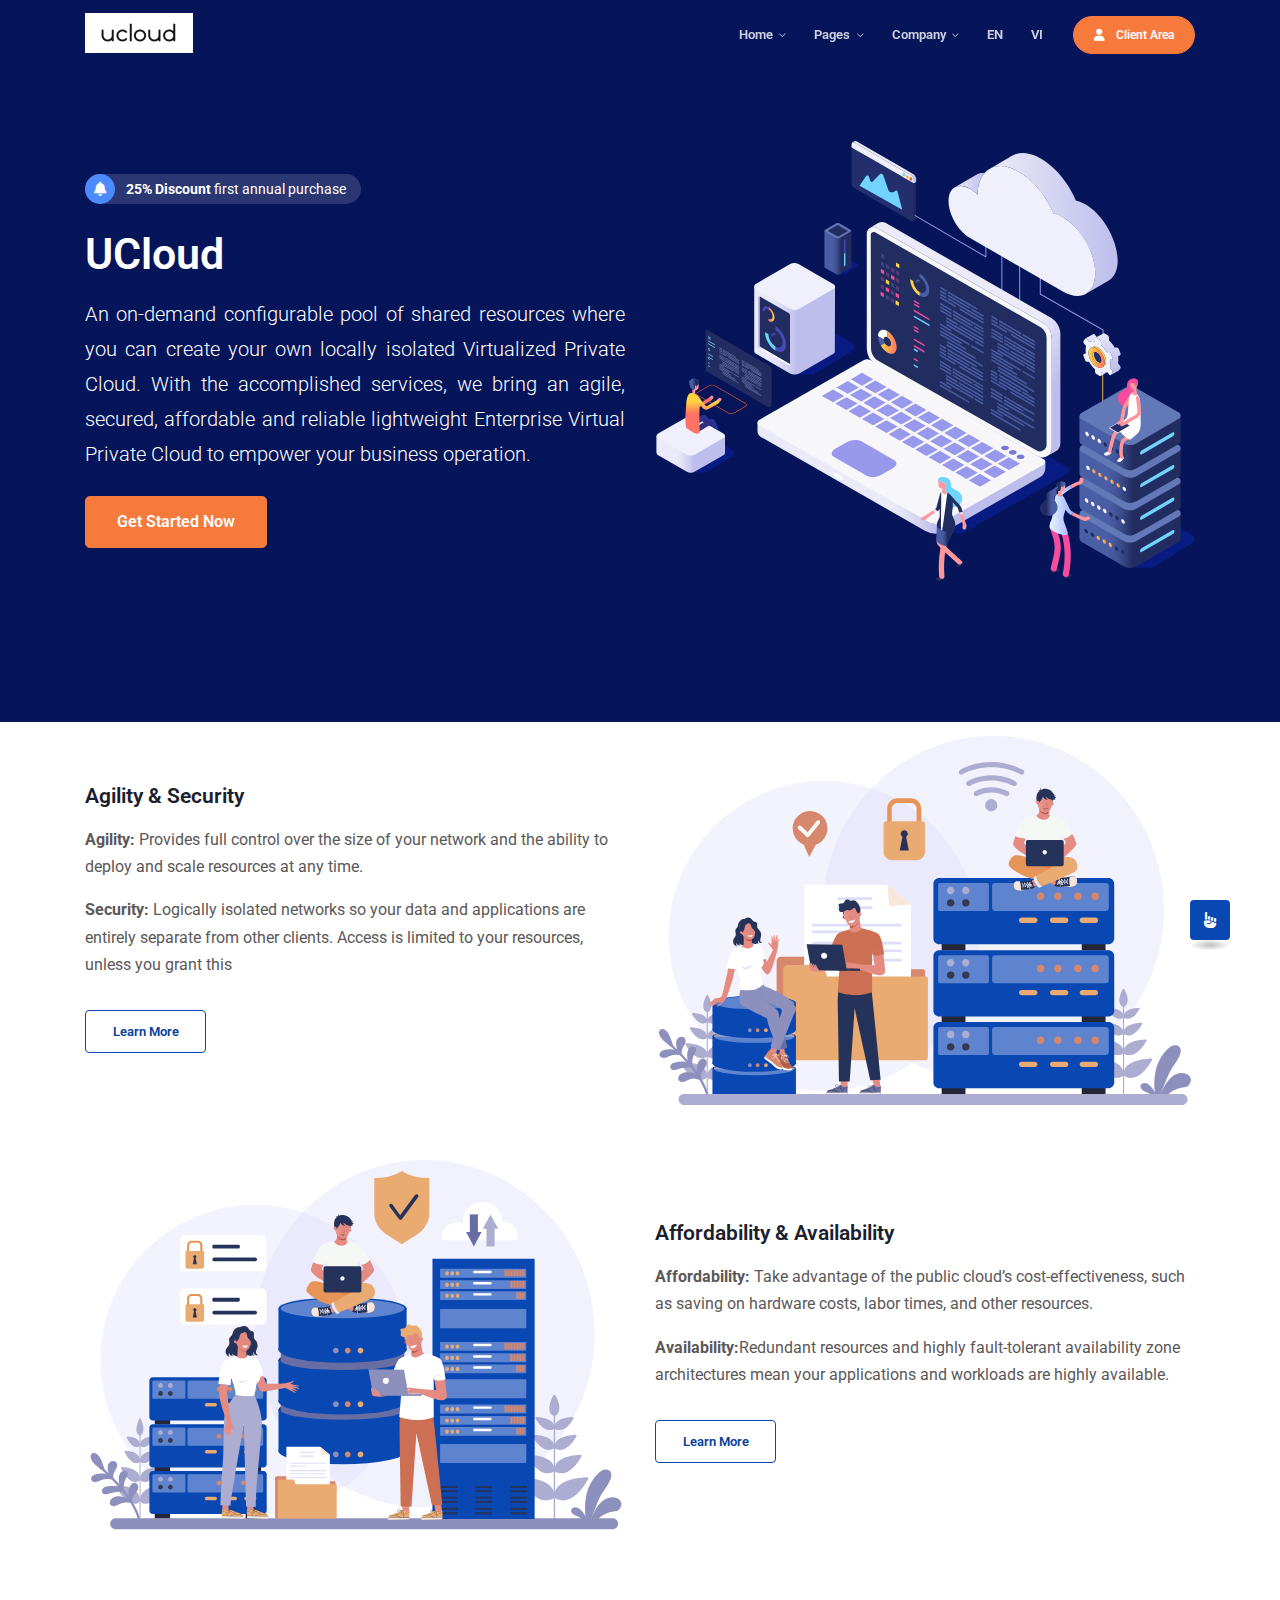
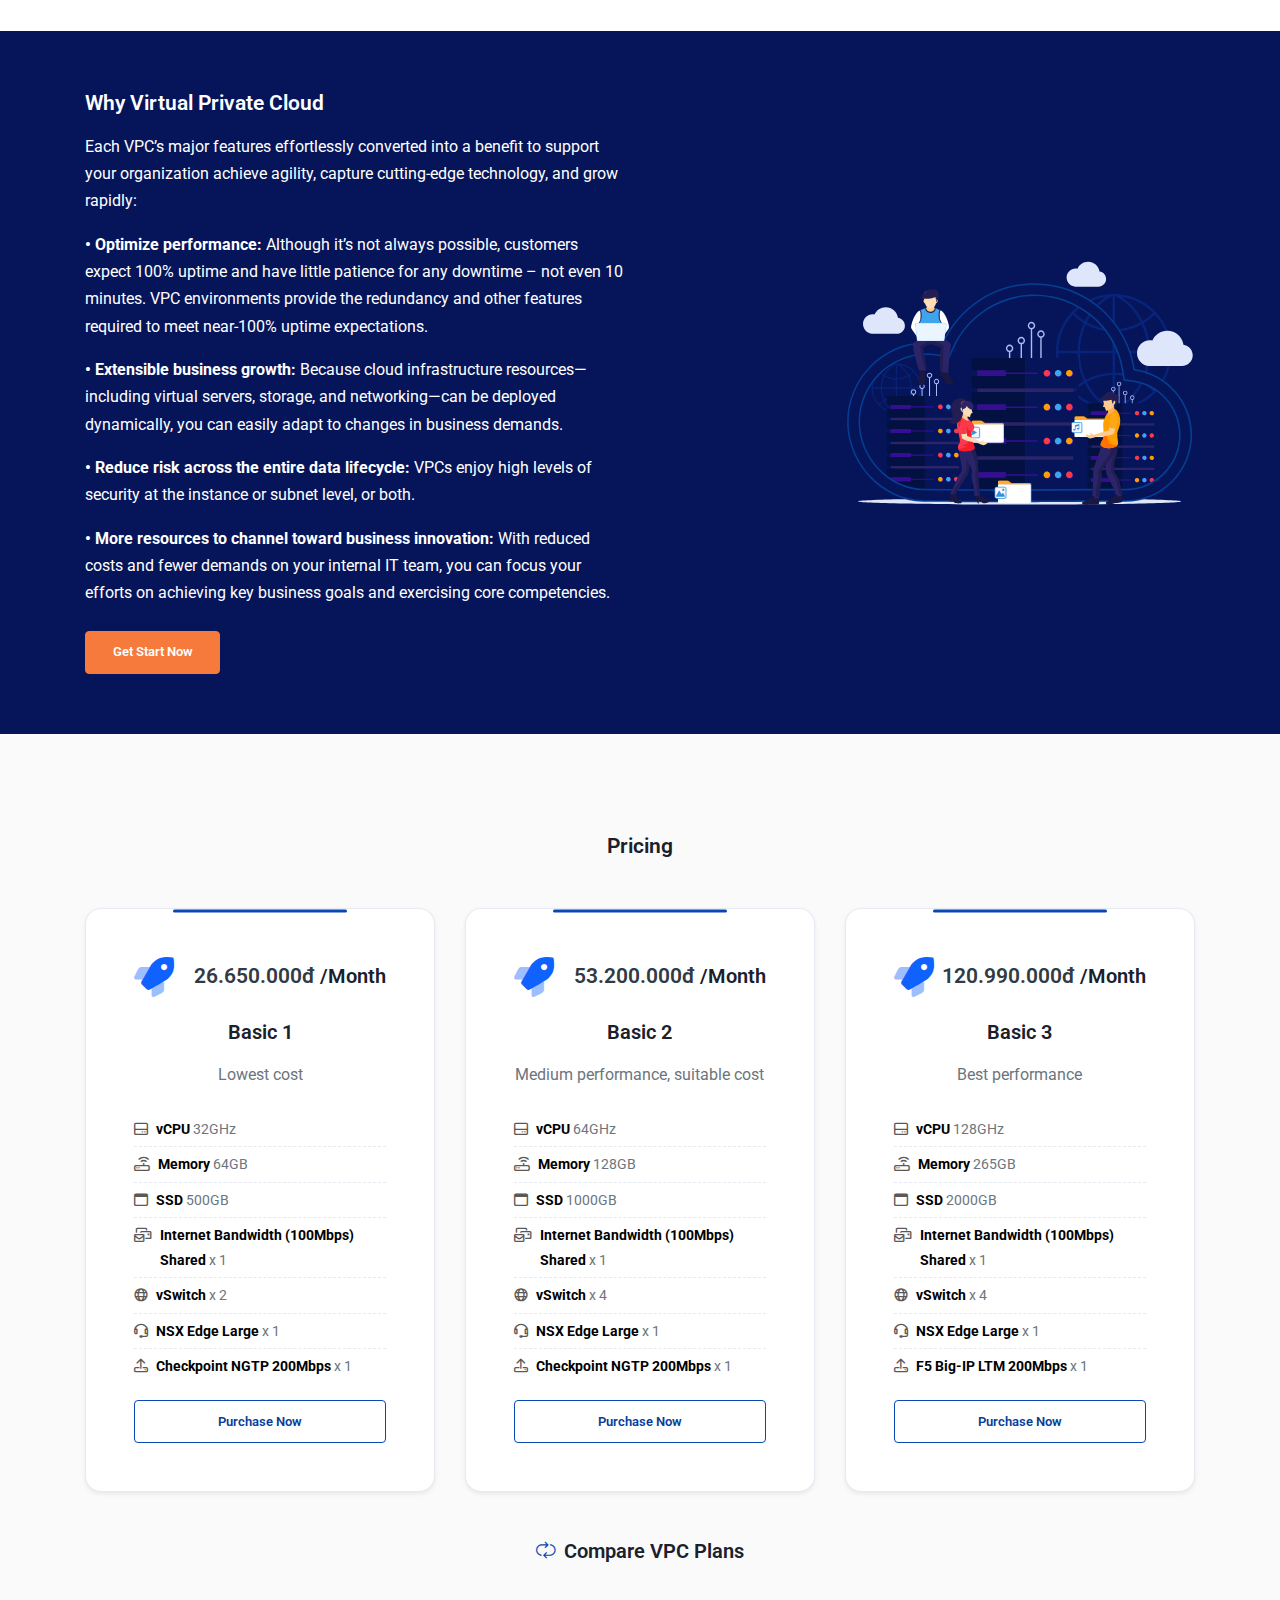
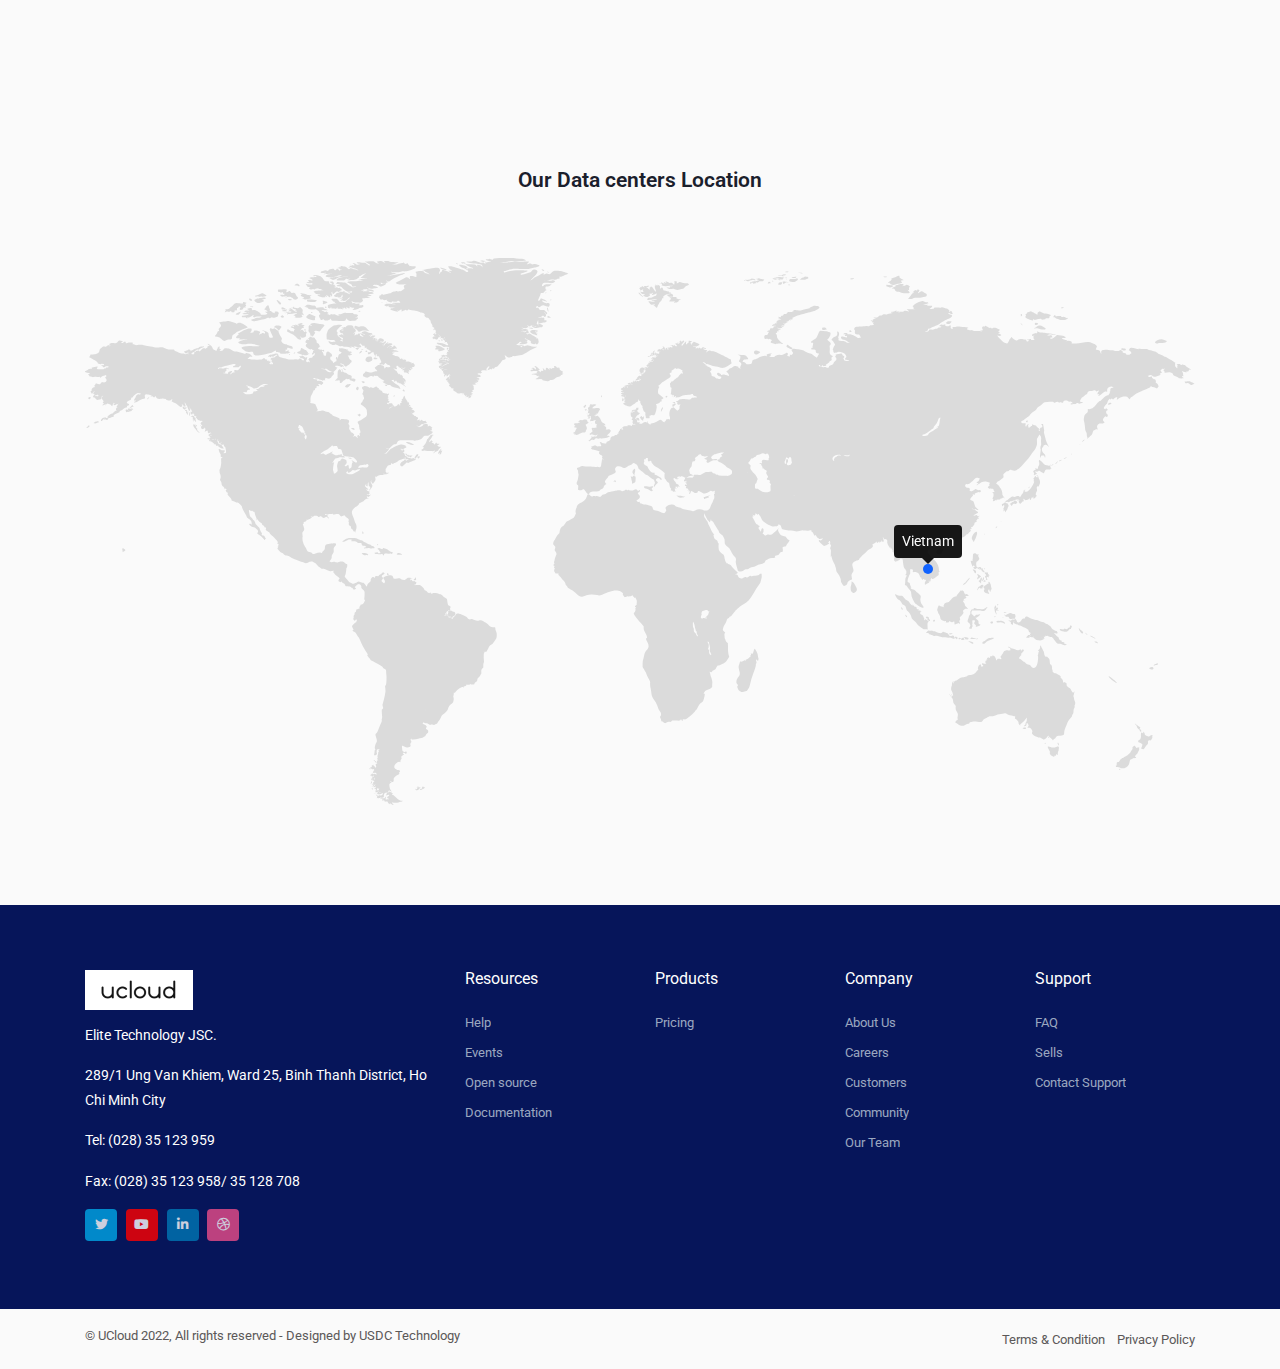
<file: index.html>
<!DOCTYPE html>
<html lang="en">

<head>
    <meta charset="utf-8">
    <meta name="viewport" content="width=device-width, initial-scale=1, shrink-to-fit=no">
    <meta http-equiv="X-UA-Compatible" content="ie=edge">

    <!--favicon icon-->
    <link rel="icon" href="assets/img/favicon.png" type="image/png" sizes="16x16">

    <!--title-->
    <title>UCloud - Your Cloud - Your Bussiness</title>

    <!--build:css-->
    <link rel="stylesheet" href="assets/css/main.css">
    <!-- endbuild -->
</head>

<body>

    <!--preloader start-->
    <div id="preloader">
        <div class="preloader-wrap">
            <img src="assets/img/logo-color.png" alt="logo" class="img-fluid" />
            <div class="preloader">
                <i>.</i>
                <i>.</i>
                <i>.</i>
            </div>
        </div>
    </div>
    <!--preloader end-->
    <!--header section start-->
    <header id="header" class="header-main">
        <!--main header menu start-->
        <div id="logoAndNav" class="main-header-menu-wrap bg-transparent fixed-top">
            <div class="container">
                <nav class="js-mega-menu navbar navbar-expand-md header-nav">

                    <!--logo start-->
                    <a class="navbar-brand pt-0" href="index.html"><img src="assets/img/logo-white.png" alt="logo" class="img-fluid" /></a>
                    <!--logo end-->

                    <!--responsive toggle button start-->
                    <button type="button" class="navbar-toggler btn" aria-expanded="false" aria-controls="navBar" data-toggle="collapse" data-target="#navBar">
                        <span id="hamburgerTrigger">
                          <span class="ti-menu"></span>
                        </span>
                    </button>
                    <!--responsive toggle button end-->
                  
                    <!--main menu start-->
                    <div id="navBar" class="collapse navbar-collapse">
                        <ul class="navbar-nav ml-auto main-navbar-nav">
                            <!--home start-->
                            <li class="nav-item hs-has-mega-menu custom-nav-item" data-position="center">
                                <a id="homeMegaMenu" class="nav-link custom-nav-link main-link-toggle" href="javascript:void(0);" aria-haspopup="true" aria-expanded="false">Home</a>

                                <!--home mega menu start-->
                                <div class="hs-mega-menu main-sub-menu w-100" aria-labelledby="homeMegaMenu">
                                    <div class="row no-gutters">
                                        <div class="col-lg-5 col-sm-6 col-12 gray-light-bg custom-radius-left">
                                            <div class="menu-item-wrap p-4">
                                                
                                                <ul class="list-unstyled content-feature-list mb-2">
                                                    
                                                </ul>
                                            </div>
                                        </div>

                                        <div class="col-lg-7 col-sm-6 col-12 custom-radius-right">
                                            <div class="row no-gutters p-4">
                                                <div class="col-sm-12">
                                                    <span class="sub-menu-title">Our Service</span>
                                                    <ul class="home-demo-list">
                                                        <li><a href="index.html"><i class="fad fa-home-lg mr-2 text-danger"></i>Virtual Private Cloud</a></li>
                                                        
                                                    </ul>
                                                </div>
                                            </div>
                                        </div>
                                    </div>
                                    <!-- Mega Menu Banner -->
                                    <div class="u-header__product-banner">
                                        <div class="u-header__product-banner-content text-center text-white">
                                           
                                            <a class="btn btn-brand-03" href="https://customer.ucloud.vn/login">Get Started<span class="ti-arrow-right pl-2"></span></a>
                                        </div>
                                    </div>
                                    <!-- End Mega Menu Banner -->
                                </div>
                                <!--home mega menu end-->
                            </li>
                            <!--home end-->

                            <!--pages start-->
                            <li class="nav-item hs-has-sub-menu custom-nav-item">
                                <a id="pagesMegaMenu" class="nav-link custom-nav-link main-link-toggle" href="javascript:void(0);" aria-haspopup="true" aria-expanded="false" aria-labelledby="pagesSubMenu">Pages</a>

                                <!-- Pages - Submenu -->
                                <ul id="pagesSubMenu" class="hs-sub-menu main-sub-menu" aria-labelledby="pagesMegaMenu" style="min-width: 230px;">
                                
                            
                                    <li class="hs-has-sub-menu">
                                        <a id="navLinkPagesPricing" class="nav-link sub-menu-nav-link sub-link-toggle" href="javascript:void(0);" aria-haspopup="true" aria-expanded="false" aria-controls="navSubmenuPagesPricing">Pricing</a>

                                        <ul id="navSubmenuPagesPricing" class="hs-sub-menu main-sub-menu" aria-labelledby="navLinkPagesPricing" style="min-width: 230px;">
                                            <li><a class="nav-link sub-menu-nav-link" href="pricing-default.html">Virtual Private Cloud</a></li>
                                           
                                            
                                        </ul>
                                   <li class="nav-item submenu-item">
                                        <a class="nav-link sub-menu-nav-link" href="blog-grid.html">Blog</a>
                                    </li>
                                    
                                    <li class="hs-has-sub-menu">
                                        <a id="navLinkPagesLogin" class="nav-link sub-menu-nav-link sub-link-toggle" href="javascript:void(0);" aria-haspopup="true" aria-expanded="false" aria-controls="navSubmenuPagesLogin">Login &amp; Signup</a>

                                        <ul id="navSubmenuPagesLogin" class="hs-sub-menu main-sub-menu" aria-labelledby="navLinkPagesLogin" style="min-width: 230px;">
                                            <li><a class="nav-link sub-menu-nav-link" href="https://customer.ucloud.vn/login">Login</a>
                                            </li>
                                            <li><a class="nav-link sub-menu-nav-link" href="https://customer.ucloud.vn/register.php">Signup</a>
                                            </li>
                                           
                                        </ul>
                                    </li>
                                </ul>
                                <!-- End Pages - Submenu -->
                            </li>
                            <!--pages end-->


                    

                        

                           
                            <!--about start-->
                            <li class="nav-item hs-has-mega-menu custom-nav-item position-relative" data-position="center">
                                <a id="aboutMegaMenu" class="nav-link custom-nav-link main-link-toggle" href="JavaScript:Void(0);" aria-haspopup="true" aria-expanded="false">Company</a>

                                <!--about submenu start-->
                                <div class="hs-mega-menu main-sub-menu" style="width: 320px" aria-labelledby="aboutMegaMenu">
                                    <!--menu title with subtitle and icon item start-->
                                    <div class="title-with-icon-item">
                                        <a class="title-with-icon-link" href="contact-us.html">
                                            <div class="media align-items-center">
                                                <img class="menu-titile-icon" src="assets/img/chat-mobile.svg" alt="SVG">
                                                <div class="media-body">
                                                    <span class="u-header__promo-title">Contact Us</span>
                                                    <small class="u-header__promo-text">Face any problem contact with us
                                                    </small>
                                                </div>
                                            </div>
                                        </a>
                                    </div>
                                    <!--menu title with subtitle and icon item end-->

                                    <!--menu title with subtitle and icon item start-->
                                    <div class="title-with-icon-item">
                                        <a class="title-with-icon-link" href="about-us.html">
                                            <div class="media align-items-center">
                                                <img class="menu-titile-icon" src="assets/img/community.svg" alt="SVG">
                                                <div class="media-body">
                                                    <span class="u-header__promo-title">About Us</span>
                                                    <small class="u-header__promo-text">We are leading VPC company
                                                    </small>
                                                </div>
                                            </div>
                                        </a>
                                    </div>
                                    <!--menu title with subtitle and icon item end-->

                                    <!--menu title with subtitle and icon item start-->
                                    <div class="title-with-icon-item">
                                        <a class="title-with-icon-link" href="partners.html">
                                            <div class="media align-items-center">
                                                <img class="menu-titile-icon" src="assets/img/partner.svg" alt="SVG">
                                                <div class="media-body">
                                                    <span class="u-header__promo-title">Our Partner</span>
                                                    <small class="u-header__promo-text">We have trusted partners globally
                                                    </small>
                                                </div>
                                            </div>
                                        </a>
                                    </div>
                                    <!--menu title with subtitle and icon item end-->

                                   
                                </div>
                                <!--about submenu end-->
                            </li>
                            <!--about end-->
                               <!--language change start-->
                            <div class="nav-item hs-has-sub-menu custom-nav-item">
                                <div class="font-weight-normal">
                                    <a class="nav-link custom-nav-link" href="index.html" language="english">EN</a>
                                </div>
                            </div>
                            <div class="nav-item hs-has-sub-menu custom-nav-item">
                                <div class="font-weight-normal">
                                    <a class="nav-link custom-nav-link" href="vie/index.html" language="vietnam">VI</a>
                                </div>
                            </div>

                            <!--language change end-->
                            <!--button start-->
                            <li class="nav-item header-nav-last-item d-flex align-items-center">
                                <a class="btn btn-brand-03 animated-btn" href="https://customer.ucloud.vn/login" target="">
                                    <span class="fa fa-user pr-2"></span> Client Area
                                </a>
                            </li>
                            <!--button end-->
                        </ul>
                    </div>
                    <!--main menu end-->
                </nav>
            </div>
        </div>
        <!--main header menu end-->
    </header>
    <!--header section end-->

    <div class="main">

        <!--hero section start-->
        <section class="ptb-100 overflow-hidden hero-equal-height dark-bg">
            <div class="container">
                <div class="row align-items-center justify-content-lg-between justify-content-md-center justify-content-sm-center">
                    <div class="col-md-12 col-lg-6">
                        <div class="hero-slider-content text-white py-5">
                            <div class="headline mb-4">
                                <p class="mb-0"><i class="fas fa-bell rounded-circle mr-2"></i> <span class="font-weight-bold">25% Discount </span> first annual purchase</p>
                            </div>
                            <h1 class="text-white">UCloud</h1>
                            <p class="lead">An on-demand configurable pool of shared resources where you can create your own locally isolated Virtualized Private Cloud. With the accomplished services, we bring an agile, secured, affordable and reliable lightweight Enterprise Virtual Private Cloud to empower your business operation.   
                            </p>

                            <div class="action-btns mt-4">
                                <a href="https://customer.ucloud.vn/index.php?rp=/store/vdc-basic-packs" class="btn btn-brand-03 btn-lg">Get Started Now </a>
                            </div>
                        </div>
                    </div>
                    <div class="col-md-6 col-sm-12 col-lg-6">
                        <div class="img-wrap">
                            <img src="assets/img/hero-img-new.svg" alt="hosting" class="img-fluid">
                        </div>
                    </div>
                </div>
                <!--end of row-->
            </div>
            <!--end of container-->
        </section>
        <!--hero section end-->

        <!--application hosting promo start-->
        <section class="appliction-hosting mt-n-90 ">
            <div class="container">
                <div class="d-none">
                    <div class="col-md-9 col-lg-8">
                        <div class="section-heading text-center mb-5">
                            <h2>Application Hosting Optimised for WordPress & more</h2>
                            <p class="lead">Our web hosting platform has been fully optimised to offer outstanding performance for your web applications, delivering speeds of up to16x faster.</p>
                        </div>
                    </div>
                </div>

                </div>
            </div>
        </section>
        <!--application hosting promo end-->

        <!--features section start-->
        <div class="feature-section ptb-100 ">
            <div class="container">
                <div class="row align-items-center justify-content-between">
                    <div class="col-md-7 col-lg-6">
                        <div class="feature-content-wrap">
                            <h2>Agility & Security</h2>
                            <p><strong>Agility:</strong> Provides full control over the size of your network and the ability to deploy and scale resources at any time.</p>
                            <p><strong>Security:</strong> Logically isolated networks so your data and applications are entirely separate from other clients. Access is limited to your resources, unless you grant this
</p>
                            <a href="#" class="btn btn-outline-brand-01 mt-3" target="_blank">Learn More</a>
                        </div>
                    </div>
                    <div class="col-md-5 col-lg-6 d-none d-md-block d-lg-block">
                        <div class="feature-img-wrap text-center">
                            <img src="assets/img/feature-new-1.svg" class="img-fluid" alt="server room">
                        </div>
                    </div>
                </div>
                <div class="row align-items-center justify-content-between mt-5">
                    <div class="col-md-5 col-lg-6 d-none d-md-block d-lg-block">
                        <div class="feature-img-wrap text-center">
                            <img src="assets/img/feature-new-2.svg" class="img-fluid" alt="server room">
                        </div>
                    </div>
                    <div class="col-md-7 col-lg-6">
                        <div class="feature-content-wrap">
                            <h2>Affordability & Availability</h2>
                            <p><strong>Affordability:</strong> Take advantage of the public cloud’s cost-effectiveness, such as saving on hardware costs, labor times, and other resources.</p>
                            <p><strong>Availability:</strong>Redundant resources and highly fault-tolerant availability zone architectures mean your applications and workloads are highly available.</p>
                            <a href="#" class="btn btn-outline-brand-01 mt-3" target="_blank">Learn More</a>
                        </div>
                    </div>
                </div>
            </div>
        </div>

        <!--features section end-->

        <!--call to action start-->
        <section class="ptb-60 dark-bg ">
            <div class="container">
                <div class="row align-items-center justify-content-between">
                    <div class="col-md-7 col-lg-6">
                        <div class="cta-content-wrap text-white">
                            <h2 class="text-white">Why Virtual Private Cloud</h2>
                            <p>Each VPC’s major features effortlessly converted into a benefit to support your organization achieve agility, capture cutting-edge technology, and grow rapidly:</p>
                                <p><strong>&#8226; Optimize performance:</strong> Although it’s not always possible, customers expect 100% uptime and have little patience for any downtime – not even 10 minutes. VPC environments provide the redundancy and other features required to meet near-100% uptime expectations.</p>
                                <p><strong>&#8226; Extensible business growth:</strong> Because cloud infrastructure resources—including virtual servers, storage, and networking—can be deployed dynamically, you can easily adapt to changes in business demands.</p>
                                <p><strong>&#8226; Reduce risk across the entire data lifecycle:</strong> VPCs enjoy high levels of security at the instance or subnet level, or both.</p>
                                <p><strong>&#8226; More resources to channel toward business innovation:</strong> With reduced costs and fewer demands on your internal IT team, you can focus your efforts on achieving key business goals and exercising core competencies. </p>
                        </div>
                        <div class="action-btns mt-4">
                            <a href="https://customer.ucloud.vn" class="btn btn-brand-03"> Get Start Now </a>
                        </div>
                    </div>
                    <div class="col-md-5 col-lg-4">
                        <div class="cta-img-wrap text-center">
                            <img src="assets/img/cta-new.svg" class="img-fluid" alt="server room">
                        </div>
                    </div>
                </div>
            </div>
        </section>
        <!--call to action end-->

        <!--pricing section start-->
        <section id="pricing" class="pricing-section ptb-100 gray-light-bg">
            <div class="container">
                <div class="row justify-content-center">
                    <div class="col-md-9 col-lg-8">
                        <div class="section-heading text-center mb-4">
                            <h2>Pricing
</h2>
                            <p class="lead">
                              
                            </p>
                        </div>
                    </div>
                </div>
                <div class="row align-items-center justify-content-md-center justify-content-center">
                    <div class="col-lg-4 col-md-6 col-sm-8">
                        <div class="popular-price bg-white pricing-new-wrapper mt-4 p-5 shadow-sm border">
                            <div class="pricing-price d-flex justify-content-between align-items-center pb-4">
                                <span class="p-icon"><i class="fad fa-rocket color-secondary"></i></span>
                                <div class="h2 mb-0 text-dark">26.650.000đ <span class="price-cycle h5">/Month</span></div>
                            </div>
                            <center><div class="pricing-info">
                                <h5>Basic 1</h5>
                                <p class="text-muted">Lowest cost</p>
                            </div></center>
                            <div class="pricing-content">
                                <ul class="list-unstyled pricing-feature-list-2 mt-4">
                                    <li><i class="far fa-hdd mr-2"></i>
                                        <p><strong>vCPU </strong> 32GHz</p>
                                       
                                    </li>
                                    <li><i class="far fa-router mr-2"></i>
                                        <p><strong>Memory</strong> 64GB</p>
                                    </li>
                                    <li><i class="far fa-browser mr-2"></i>
                                        <p><strong>SSD</strong> 500GB</p>
                                    </li>
                                    <li><i class="far fa-mail-bulk mr-2"></i>
                                        <p><strong> Internet Bandwidth (100Mbps) Shared</strong> x 1</p>
                                       

                                    <li><i class="far fa-globe mr-2"></i>
                                        <p><strong>vSwitch</strong> x 2</p>
                                        
                                    </li>

                                    <li><i class="far fa-headset mr-2"></i>
                                        <p><strong>NSX Edge Large</strong> x 1</p>
                                    </li>

                                    <li><i class="far fa-upload mr-2"></i>
                                        <p><strong>Checkpoint NGTP 200Mbps</strong> x 1</p>
                                    </li>
                                </ul>
                             
                                <a href="https://customer.ucloud.vn/index.php?rp=/store/vdc-basic-packs/" class="btn btn-outline-brand-01 btn-block" target="_blank">Purchase Now</a>
                            </div>
                        </div>
                    </div>
                  <div class="col-lg-4 col-md-6 col-sm-8">
                        <div class="popular-price bg-white pricing-new-wrapper mt-4 p-5 shadow-sm border">
                            <div class="pricing-price d-flex justify-content-between align-items-center pb-4">
                                <span class="p-icon"><i class="fad fa-rocket color-secondary"></i></span>
                                <div class="h2 mb-0 text-dark">53.200.000đ <span class="price-cycle h5">/Month</span></div>
                            </div>
                            <center><div class="pricing-info">
                                <h5>Basic 2</h5>
                                <p class="text-muted">Medium performance, suitable cost</p>
                            </div></center>
                            <div class="pricing-content">
                                <ul class="list-unstyled pricing-feature-list-2 mt-4">
                                    <li><i class="far fa-hdd mr-2"></i>
                                        <p><strong>vCPU </strong> 64GHz</p>
                                        
                                    </li>
                                    <li><i class="far fa-router mr-2"></i>
                                        <p><strong>Memory</strong> 128GB</p>
                                    </li>
                                    <li><i class="far fa-browser mr-2"></i>
                                        <p><strong>SSD</strong> 1000GB</p>
                                    </li>
                                    <li><i class="far fa-mail-bulk mr-2"></i>
                                        <p><strong> Internet Bandwidth (100Mbps) Shared</strong> x 1</p>
                                        
                                    </li>

                                    <li><i class="far fa-globe mr-2"></i>
                                        <p><strong>vSwitch</strong> x 4</p>
                                      
                                    </li>

                                    <li><i class="far fa-headset mr-2"></i>
                                        <p><strong>NSX Edge Large</strong> x 1</p>
                                    </li>

                                    <li><i class="far fa-upload mr-2"></i>
                                        <p><strong>Checkpoint NGTP 200Mbps</strong> x 1</p>
                                    </li>
                                </ul>
                               
                                <a href="https://customer.ucloud.vn/index.php?rp=/store/vdc-basic-packs/" class="btn btn-outline-brand-01 btn-block" target="_blank">Purchase Now</a>
                            </div>
                        </div>
                    </div>
                     <div class="col-lg-4 col-md-6 col-sm-8">
                        <div class="popular-price bg-white pricing-new-wrapper mt-4 p-5 shadow-sm border">
                            <div class="pricing-price d-flex justify-content-between align-items-center pb-4">
                                <span class="p-icon"><i class="fad fa-rocket color-secondary"></i></span>
                                <div class="h2 mb-0 text-dark">120.990.000đ <span class="price-cycle h5">/Month</span></div>
                            </div>
                            <div class="pricing-info">
                                <center><h5>Basic 3</h5>
                                <p class="text-muted">Best performance</p>
                            </div></center>
                            <div class="pricing-content">
                                <ul class="list-unstyled pricing-feature-list-2 mt-4">
                                    <li><i class="far fa-hdd mr-2"></i>
                                        <p><strong>vCPU </strong> 128GHz</p>
                                       
                                    </li>
                                    <li><i class="far fa-router mr-2"></i>
                                        <p><strong>Memory</strong> 265GB</p>
                                    </li>
                                    <li><i class="far fa-browser mr-2"></i>
                                        <p><strong>SSD</strong> 2000GB</p>
                                    </li>
                                    <li><i class="far fa-mail-bulk mr-2"></i>
                                        <p><strong> Internet Bandwidth (100Mbps) Shared</strong> x 1</p>
                                        
                                    </li>

                                    <li><i class="far fa-globe mr-2"></i>
                                        <p><strong>vSwitch</strong> x 4</p>
                                       
                                    </li>

                                    <li><i class="far fa-headset mr-2"></i>
                                        <p><strong>NSX Edge Large</strong> x 1</p>
                                    </li>

                                    <li><i class="far fa-upload mr-2"></i>
                                        <p><strong>F5 Big-IP LTM 200Mbps</strong> x 1</p>
                                    </li>
                                </ul>
                               
                                <a href="https://customer.ucloud.vn/index.php?rp=/store/vdc-basic-packs/" class="btn btn-outline-brand-01 btn-block"target="_blank">Purchase Now</a>
                            </div>
                        </div>
                    </div>
                    <div class="col-12">
                        <div class="support-cta text-center mt-5">
                            <a href="https://customer.ucloud.vn/index.php?rp=/store/vdc-basic-packs" target="_blank">
                                <h5 class="mb-1"><span class="ti-loop color-primary mr-2"></span>Compare VPC Plans
                                </h5>
                            </a>
                        </div>
                    </div>
                </div>
            </div>
        </section>
        <!--pricing section end-->

        <!--network map section start-->
        <section class="network-map-section ptb-100 gray-light-bg">
            <div class="container">
                <div class="row justify-content-center">
                    <div class="col-md-9 col-lg-8">
                        <div class="section-heading text-center mb-5">
                            <h2>Our Data centers Location</h2>
                        </div>
                    </div>
                </div>
                <div class="row">
                    <div class="col-md-12">
                        <div class="network-map-wrap">
                            <ul class="custom-map-location">
                               
                                <li style="top: 57%; left: 76%;">
                                    <span data-toggle="tooltip" data-placement="top" title="Vietnam"></span>
                                </li>
                                
                            </ul>
                            <img src="assets/img/map-dark.svg" alt="location map">
                        </div>
                    </div>
                </div>
            </div>
        </section>
        <!--network map section end-->


       


    </div>

    <!--footer section start-->
    <footer class="footer-1 ptb-60 dark-bg ">
        <div class="container">
            <div class="row">
                <div class="col-md-12 col-lg-4 mb-4 mb-md-4 mb-sm-4 mb-lg-0">
                    <a href="#" class="navbar-brand mb-2">
                        <img src="assets/img/logo-white.png" alt="logo" class="img-fluid">
                    </a>
                    <br>
                    <p>Elite Technology JSC.</p>
                    <p>289/1 Ung Van Khiem, Ward 25, Binh Thanh District, Ho Chi Minh City
                    <p>Tel: (028) 35 123 959 </p>
                    <p>Fax: (028) 35 123 958/ 35 128 708</p>
                    <ul class="list-inline social-list-default background-color social-hover-2 mt-2">
                        <li class="list-inline-item"><a class="twitter" href="#"><i class="fab fa-twitter"></i></a></li>
                        <li class="list-inline-item"><a class="youtube" href="#"><i class="fab fa-youtube"></i></a></li>
                        <li class="list-inline-item"><a class="linkedin" href="#"><i class="fab fa-linkedin-in"></i></a></li>
                        <li class="list-inline-item"><a class="dribbble" href="#"><i class="fab fa-dribbble"></i></a></li>
                    </ul>
                </div>
                <div class="col-md-12 col-lg-8">
                    <div class="row mt-0">
                        <div class="col-sm-6 col-md-3 col-lg-3 mb-4 mb-sm-4 mb-md-0 mb-lg-0">
                            <h6 class="font-weight-normal">Resources</h6>
                            <ul>
                                <li>
                                    <a href="#">Help</a>
                                </li>
                                <li>
                                    <a href="#">Events</a>
                                </li>
                               
                                <li>
                                    <a href="#">Open source</a>
                                </li>
                                <li>
                                    <a href="#">Documentation</a>
                                </li>
                            </ul>
                        </div>
                        <div class="col-sm-6 col-md-3 col-lg-3 mb-4 mb-sm-4 mb-md-0 mb-lg-0">
                            <h6 class="font-weight-normal">Products</h6>
                            <ul>
                                <li>
                                    <a href="#">Pricing</a>
                                </li>                                       
                            </ul>

                        </div>
                        <div class="col-sm-6 col-md-3 col-lg-3 mb-4 mb-sm-4 mb-md-0 mb-lg-0">
                            <h6 class="font-weight-normal">Company</h6>
                            <ul>
                                <li>
                                    <a href="#">About Us</a>
                                </li>
                                <li>
                                    <a href="#">Careers</a>
                                </li>
                                <li>
                                    <a href="#">Customers</a>
                                </li>
                                <li>
                                    <a href="#">Community</a>
                                </li>
                                <li>
                                    <a href="#">Our Team</a>
                                </li>
                            </ul>
                        </div>

                        <div class="col-sm-6 col-md-3 col-lg-3">
                            <h6 class="font-weight-normal">Support</h6>
                            <ul>
                                <li>
                                    <a href="#">FAQ</a>
                                </li>
                                <li>
                                    <a href="#">Sells</a>
                                </li>
                                <li>
                                    <a href="#">Contact Support</a>
                                </li>
                            </ul>
                        </div>

                    </div>
                </div>
            </div>
        </div>
        <!--end of container-->
    </footer>

    <!--footer bottom copyright start-->
    <div class="footer-bottom py-3 gray-light-bg">
        <div class="container">
            <div class="row">
                <div class="col-md-6 col-lg-7">
                    <div class="copyright-wrap small-text">
                        <p class="mb-0">&copy; UCloud 2022, All rights reserved - Designed by USDC Technology</p>
                    </div>
                </div>
                <div class="col-md-6 col-lg-5">
                    <div class="terms-policy-wrap text-lg-right text-md-right text-left">
                        <ul class="list-inline">
                            <li class="list-inline-item"><a class="small-text" href="terms-condition.html">Terms & Condition</a></li>
                            <li class="list-inline-item"><a class="small-text" href="privacy-policy.html">Privacy Policy</a></li>
                        </ul>
                    </div>
                </div>
            </div>
        </div>
    </div>
    <!--footer bottom copyright end-->
    <!--footer section end-->
    <!--scroll bottom to top button start-->
    <div class="scroll-top scroll-to-target primary-bg text-white" data-target="html">
        <span class="fas fa-hand-point-up"></span>
    </div>
    <!--scroll bottom to top button end-->
    <!--build:js-->
    <script src="assets/js/vendors/jquery-3.5.1.min.js"></script>
    <script src="assets/js/vendors/popper.min.js"></script>
    <script src="assets/js/vendors/bootstrap.min.js"></script>
    <script src="assets/js/vendors/bootstrap-slider.min.js"></script>
    <script src="assets/js/vendors/jquery.easing.min.js"></script>
    <script src="assets/js/vendors/owl.carousel.min.js"></script>
    <script src="assets/js/vendors/countdown.min.js"></script>
    <script src="assets/js/vendors/jquery.waypoints.min.js"></script>
    <script src="assets/js/vendors/jquery.rcounterup.js"></script>
    <script src="assets/js/vendors/magnific-popup.min.js"></script>
    <script src="assets/js/vendors/validator.min.js"></script>
    <script src="assets/js/vendors/hs.megamenu.js"></script>
    <script src="assets/js/app.js"></script>
    <!--endbuild-->
</body>

</html>
</file>
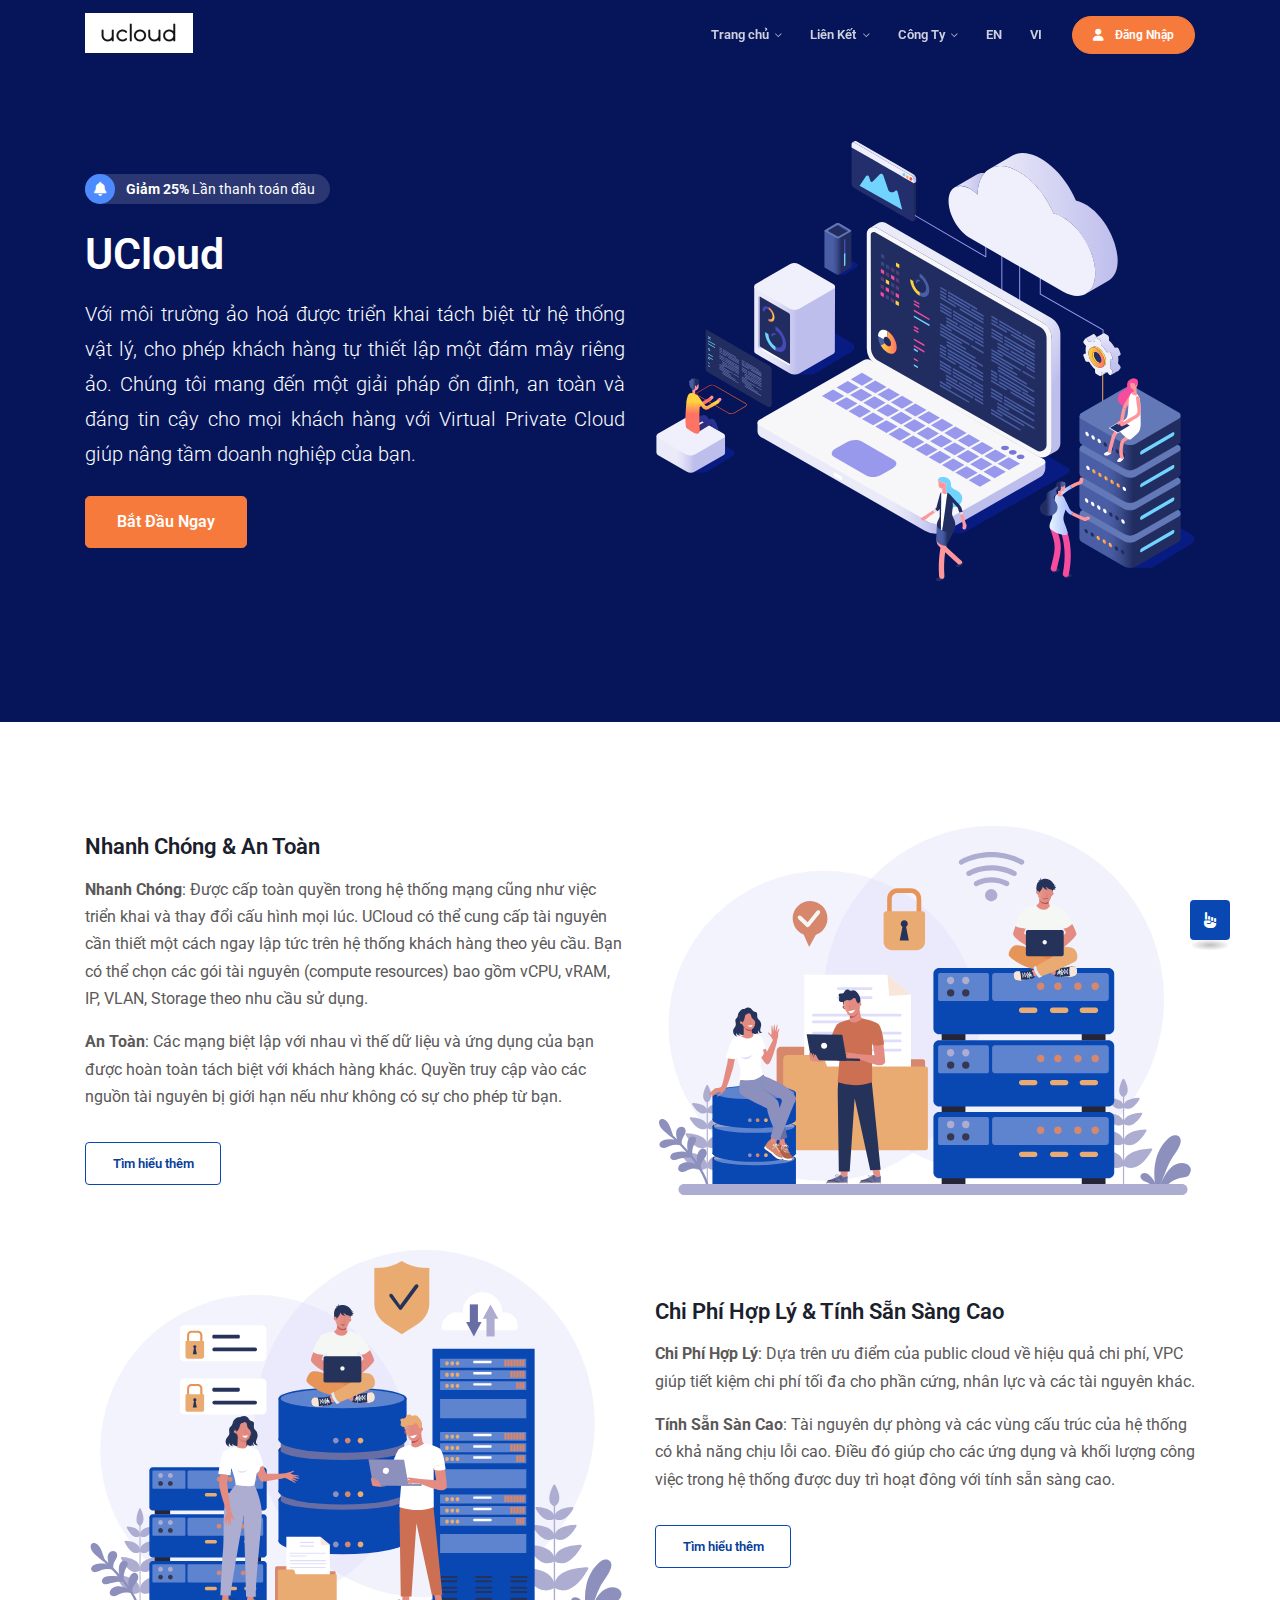
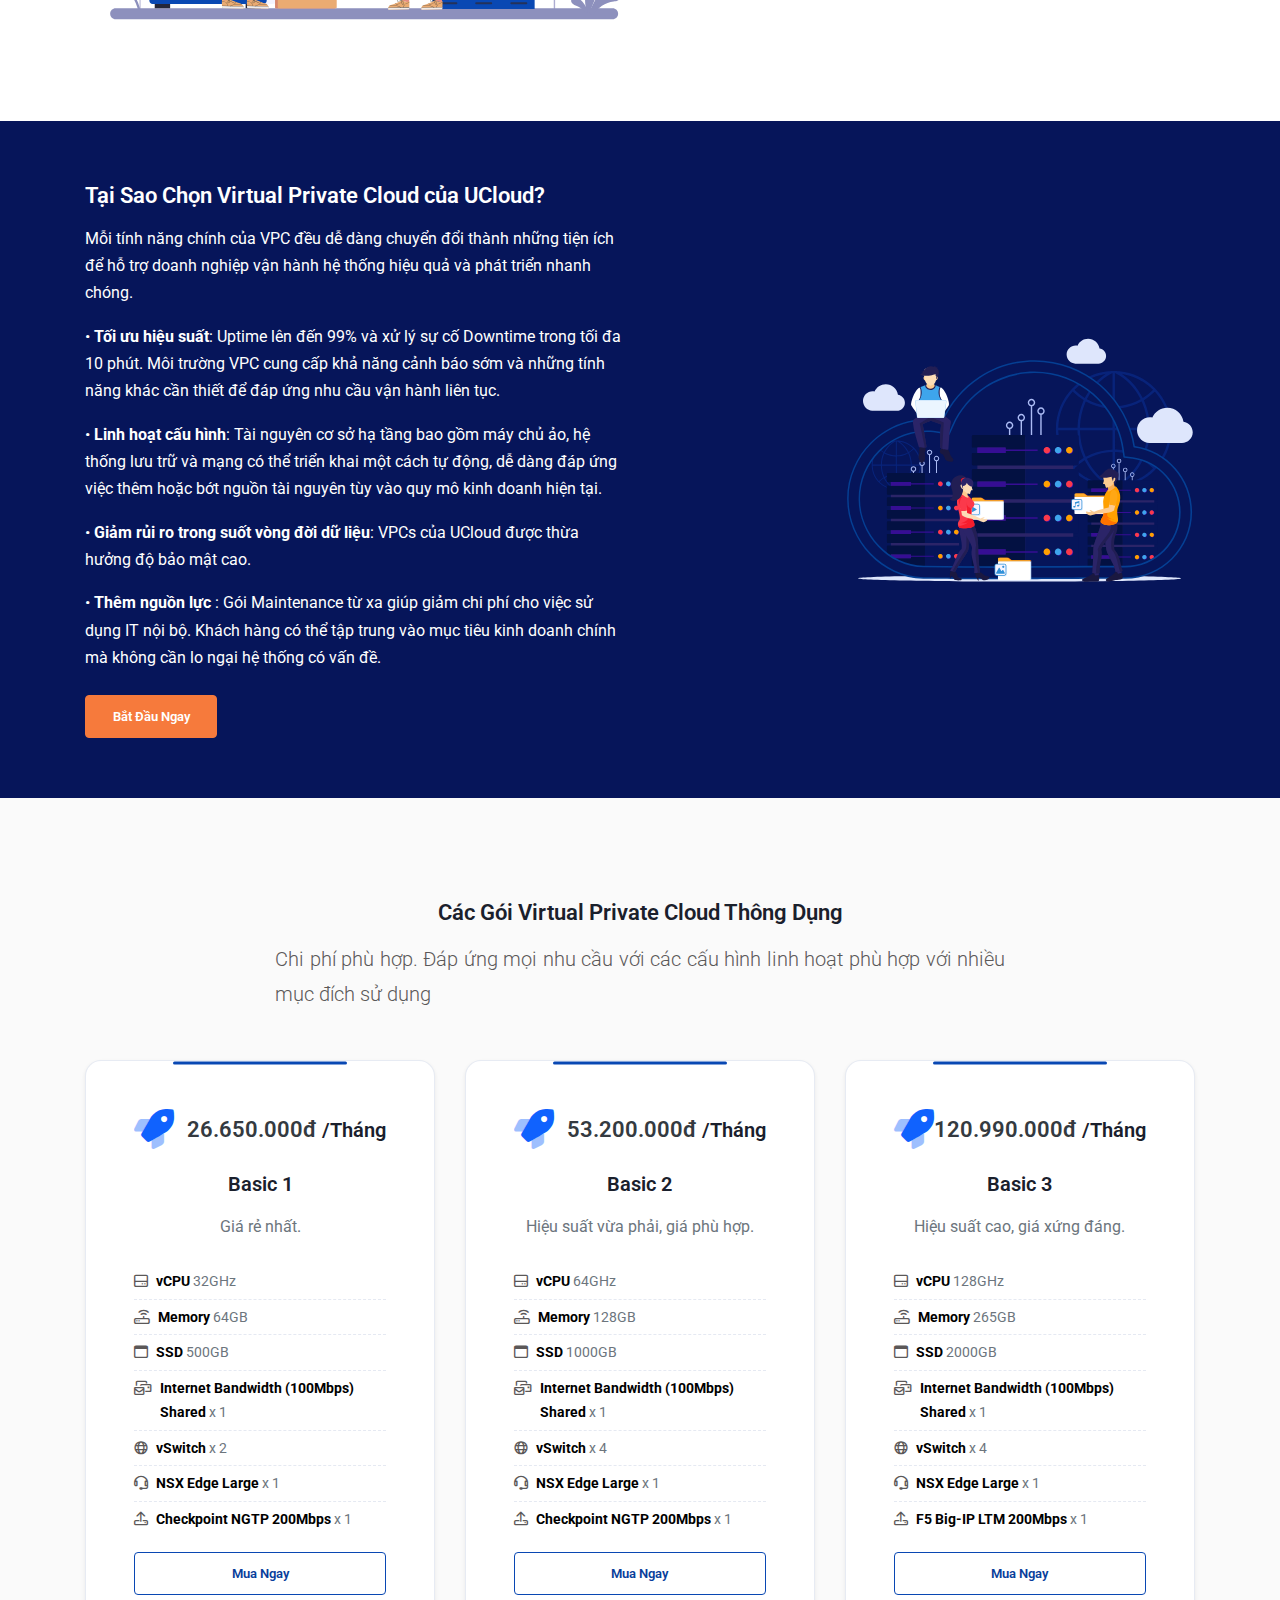
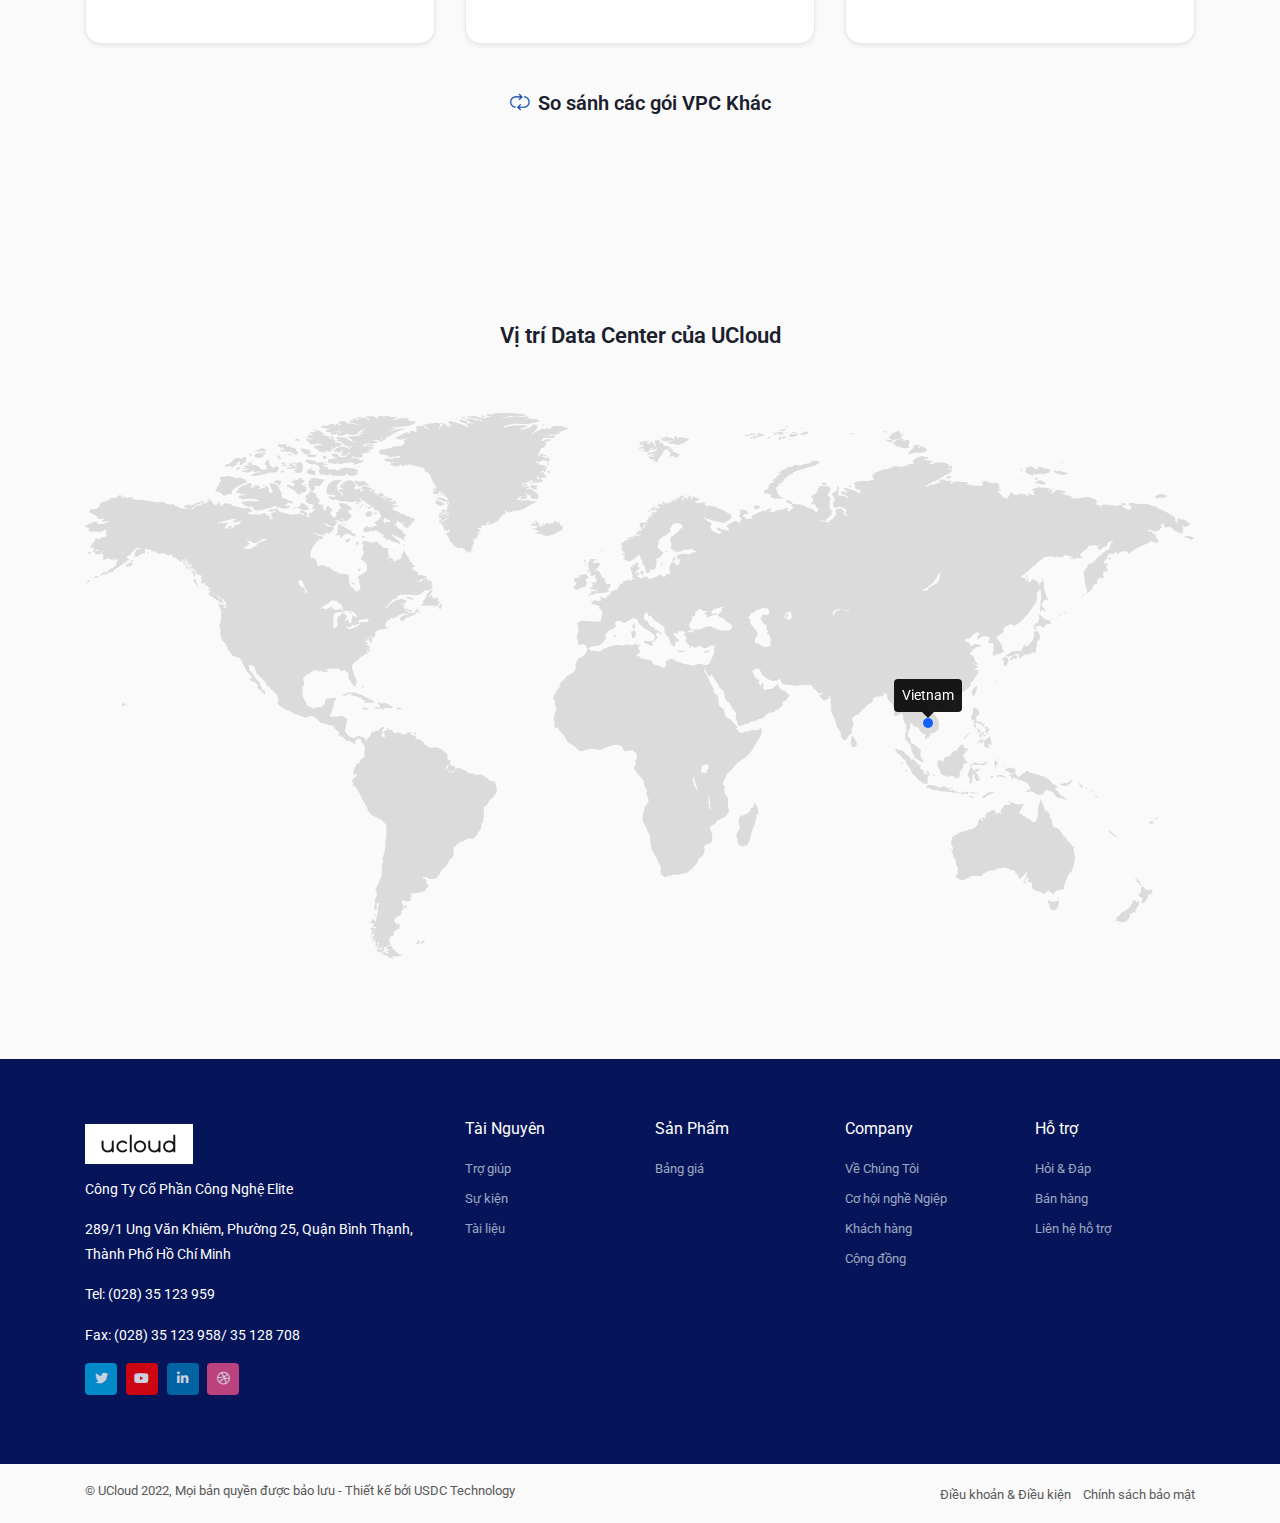
<file: vie/index.html>
<!DOCTYPE html>
<html lang="en">

<head>
    <meta charset="utf-8">
    <meta name="viewport" content="width=device-width, initial-scale=1, shrink-to-fit=no">
    <meta http-equiv="X-UA-Compatible" content="ie=edge">

    <!--favicon icon-->
    <link rel="icon" href="assets/img/favicon.png" type="image/png" sizes="16x16">

    <!--title-->
    <title>UCloud - Your Cloud - Your Bussiness</title>

    <!--build:css-->
    <link rel="stylesheet" href="assets/css/main.css">
    <!-- endbuild -->
</head>

<body>

    <!--preloader start-->
    <div id="preloader">
        <div class="preloader-wrap">
            <img src="assets/img/logo-color.png" alt="logo" class="img-fluid" />
            <div class="preloader">
                <i>.</i>
                <i>.</i>
                <i>.</i>
            </div>
        </div>
    </div>
    <!--preloader end-->
    <!--header section start-->
    <header id="header" class="header-main">
        <!--main header menu start-->
        <div id="logoAndNav" class="main-header-menu-wrap bg-transparent fixed-top">
            <div class="container">
                <nav class="js-mega-menu navbar navbar-expand-md header-nav">

                    <!--logo start-->
                    <a class="navbar-brand pt-0" href="index.html"><img src="assets/img/logo-white.png" alt="logo" class="img-fluid" /></a>
                    <!--logo end-->

                    <!--responsive toggle button start-->
                    <button type="button" class="navbar-toggler btn" aria-expanded="false" aria-controls="navBar" data-toggle="collapse" data-target="#navBar">
                        <span id="hamburgerTrigger">
                          <span class="ti-menu"></span>
                        </span>
                    </button>
                    <!--responsive toggle button end-->
                  
                    <!--main menu start-->
                    <div id="navBar" class="collapse navbar-collapse">
                        <ul class="navbar-nav ml-auto main-navbar-nav">
                            <!--home start-->
                            <li class="nav-item hs-has-mega-menu custom-nav-item" data-position="center">
                                <a id="homeMegaMenu" class="nav-link custom-nav-link main-link-toggle" href="javascript:void(0);" aria-haspopup="true" aria-expanded="false">Trang chủ</a>

                                <!--home mega menu start-->
                                <div class="hs-mega-menu main-sub-menu w-100" aria-labelledby="homeMegaMenu">
                                    <div class="row no-gutters">
                                        <div class="col-lg-5 col-sm-6 col-12 gray-light-bg custom-radius-left">
                                            <div class="menu-item-wrap p-4">
                                                
                                                <ul class="list-unstyled content-feature-list mb-2">
                                                    
                                                </ul>
                                            </div>
                                        </div>

                                        <div class="col-lg-7 col-sm-6 col-12 custom-radius-right">
                                            <div class="row no-gutters p-4">
                                                <div class="col-sm-12">
                                                    <span class="sub-menu-title">Dịch Vụ</span>
                                                    <ul class="home-demo-list">
                                                        <li><a href="index.html"><i class="fad fa-home-lg mr-2 text-danger"></i>Virtual Private Cloud</a></li>
                                                        
                                                    </ul>
                                                </div>
                                            </div>
                                        </div>
                                    </div>
                                    <!-- Mega Menu Banner -->
                                    <div class="u-header__product-banner">
                                        <div class="u-header__product-banner-content text-center text-white">
                                           
                                            <a class="btn btn-brand-03" href="https://customer.ucloud.vn/login">Bắt Đầu Ngay<span class="ti-arrow-right pl-2"></span></a>
                                        </div>
                                    </div>
                                    <!-- End Mega Menu Banner -->
                                </div>
                                <!--home mega menu end-->
                            </li>
                            <!--home end-->

                            <!--pages start-->
                            <li class="nav-item hs-has-sub-menu custom-nav-item">
                                <a id="pagesMegaMenu" class="nav-link custom-nav-link main-link-toggle" href="javascript:void(0);" aria-haspopup="true" aria-expanded="false" aria-labelledby="pagesSubMenu">Liên Kết</a>

                                <!-- Pages - Submenu -->
                                <ul id="pagesSubMenu" class="hs-sub-menu main-sub-menu" aria-labelledby="pagesMegaMenu" style="min-width: 230px;">
                            
                                    <li class="hs-has-sub-menu">
                                        <a id="navLinkPagesPricing" class="nav-link sub-menu-nav-link sub-link-toggle" href="javascript:void(0);" aria-haspopup="true" aria-expanded="false" aria-controls="navSubmenuPagesPricing">Bảng Giá</a>

                                        <ul id="navSubmenuPagesPricing" class="hs-sub-menu main-sub-menu" aria-labelledby="navLinkPagesPricing" style="min-width: 230px;">
                                            <li><a class="nav-link sub-menu-nav-link" href="pricing-default.html">Virtual Private Cloud</a></li>
                                           
                                            
                                        </ul>
                                    <li class="nav-item submenu-item">
                                        <a class="nav-link sub-menu-nav-link" href="blog-grid.html">Blog</a>
                                    </li>
                                    
                                    <li class="hs-has-sub-menu">
                                        <a id="navLinkPagesLogin" class="nav-link sub-menu-nav-link sub-link-toggle" href="javascript:void(0);" aria-haspopup="true" aria-expanded="false" aria-controls="navSubmenuPagesLogin">Đăng Nhập &amp; Đăng Ký</a>

                                        <ul id="navSubmenuPagesLogin" class="hs-sub-menu main-sub-menu" aria-labelledby="navLinkPagesLogin" style="min-width: 230px;">
                                            <li><a class="nav-link sub-menu-nav-link" href="https://customer.ucloud.vn/login">Đăng Nhập</a>
                                            </li>
                                            <li><a class="nav-link sub-menu-nav-link" href="https://customer.ucloud.vn/register.php">Đăng Ký</a>
                                            </li>
                                           
                                        </ul>
                                    </li>
                                </ul>
                                <!-- End Pages - Submenu -->
                            </li>
                            <!--pages end-->


                    

                        

                           
                            <!--about start-->
                            <li class="nav-item hs-has-mega-menu custom-nav-item position-relative" data-position="center">
                                <a id="aboutMegaMenu" class="nav-link custom-nav-link main-link-toggle" href="JavaScript:Void(0);" aria-haspopup="true" aria-expanded="false">Công Ty</a>

                                <!--about submenu start-->
                                <div class="hs-mega-menu main-sub-menu" style="width: 320px" aria-labelledby="aboutMegaMenu">
                                    <!--menu title with subtitle and icon item start-->
                                    <div class="title-with-icon-item">
                                        <a class="title-with-icon-link" href="contact-us.html">
                                            <div class="media align-items-center">
                                                <img class="menu-titile-icon" src="assets/img/chat-mobile.svg" alt="SVG">
                                                <div class="media-body">
                                                    <span class="u-header__promo-title">Liên Hệ</span>
                                                    <small class="u-header__promo-text">Mọi thắc mắc xin liên hệ chúng tôi
                                                    </small>
                                                </div>
                                            </div>
                                        </a>
                                    </div>
                                    <!--menu title with subtitle and icon item end-->

                                    <!--menu title with subtitle and icon item start-->
                                    <div class="title-with-icon-item">
                                        <a class="title-with-icon-link" href="about-us.html">
                                            <div class="media align-items-center">
                                                <img class="menu-titile-icon" src="assets/img/community.svg" alt="SVG">
                                                <div class="media-body">
                                                    <span class="u-header__promo-title">Về Chúng Tôi</span>
                                                    <small class="u-header__promo-text">Hàng đầu trong lĩnh vực VPC
                                                    </small>
                                                </div>
                                            </div>
                                        </a>
                                    </div>
                                    <!--menu title with subtitle and icon item end-->

                                    <!--menu title with subtitle and icon item start-->
                                    <div class="title-with-icon-item">
                                        <a class="title-with-icon-link" href="partners.html">
                                            <div class="media align-items-center">
                                                <img class="menu-titile-icon" src="assets/img/partner.svg" alt="SVG">
                                                <div class="media-body">
                                                    <span class="u-header__promo-title">Đối Tác</span>
                                                    <small class="u-header__promo-text">Hợp tác với nhiều đối tác quốc tế
                                                    </small>
                                                </div>
                                            </div>
                                        </a>
                                    </div>
                                    <!--menu title with subtitle and icon item end-->

                                   
                                </div>
                                <!--about submenu end-->
                            </li>
                            <!--about end-->
                              <!--language change start-->
                            <div class="nav-item hs-has-sub-menu custom-nav-item">
                                <div class="font-weight-normal">
                                    <a class="nav-link custom-nav-link" href="../index.html" language="english">EN</a>
                                </div>
                            </div>
                            <div class="nav-item hs-has-sub-menu custom-nav-item">
                                <div class="font-weight-normal">
                                    <a class="nav-link custom-nav-link" href="index.html" language="vietnam">VI</a>
                                </div>
                            </div>

                            <!--language change end-->
                            <!--button start-->
                            <li class="nav-item header-nav-last-item d-flex align-items-center">
                                <a class="btn btn-brand-03 animated-btn" href="https://customer.ucloud.vn/login" target="">
                                    <span class="fa fa-user pr-2"></span> Đăng Nhập
                                </a>
                            </li>
                            <!--button end-->
                        </ul>
                    </div>
                    <!--main menu end-->
                </nav>
            </div>
        </div>
        <!--main header menu end-->
    </header>
    <!--header section end-->

    <div class="main">

        <!--hero section start-->
        <section class="ptb-100 overflow-hidden hero-equal-height dark-bg">
            <div class="container">
                <div class="row align-items-center justify-content-lg-between justify-content-md-center justify-content-sm-center">
                    <div class="col-md-12 col-lg-6">
                        <div class="hero-slider-content text-white py-5">
                            <div class="headline mb-4">
                                <p class="mb-0"><i class="fas fa-bell rounded-circle mr-2"></i> <span class="font-weight-bold">Giảm 25% </span> Lần thanh toán đầu</p>
                            </div>
                            <h1 class="text-white">UCloud</h1>

                            <p class="lead"> Với môi trường ảo hoá được triển khai tách biệt từ hệ thống vật lý, cho phép khách hàng tự thiết lập một đám mây riêng ảo. Chúng tôi mang đến một giải pháp ổn định, an toàn và đáng tin cậy cho mọi khách hàng với Virtual Private Cloud giúp nâng tầm doanh nghiệp của bạn.</p>


                            <div class="action-btns mt-4">
                                <a href="https://customer.ucloud.vn/index.php?rp=/store/vdc-basic-packs" class="btn btn-brand-03 btn-lg">Bắt Đầu Ngay </a>
                            </div>
                        </div>
                    </div>
                    <div class="col-md-6 col-sm-12 col-lg-6">
                        <div class="img-wrap">
                            <img src="assets/img/hero-img-new.svg" alt="hosting" class="img-fluid">
                        </div>
                    </div>
                </div>
                <!--end of row-->
            </div>
            <!--end of container-->
        </section>
        <!--hero section end-->

        <!--features section start-->
        <div class="feature-section ptb-100 ">
            <div class="container">
                <div class="row align-items-center justify-content-between">
                    <div class="col-md-7 col-lg-6">
                        <div class="feature-content-wrap">
                            <h2>Nhanh Chóng & An Toàn </h2>
                            <p><strong>Nhanh Chóng</strong>: Được cấp toàn quyền trong hệ thống mạng cũng như việc triển khai và thay đổi cấu hình mọi lúc. UCloud có thể cung cấp tài nguyên cần thiết một cách ngay lập tức trên hệ thống khách hàng theo yêu cầu. Bạn có thể chọn các gói tài nguyên (compute resources) bao gồm vCPU, vRAM, IP, VLAN, Storage theo nhu cầu sử dụng.</p>
                            <p><strong>An Toàn</strong>: Các mạng biệt lập với nhau vì thế dữ liệu và ứng dụng của bạn được hoàn toàn tách biệt với khách hàng khác. Quyền truy cập vào các nguồn tài nguyên bị giới hạn nếu như không có sự cho phép từ bạn.</p>
                            <a href="#" class="btn btn-outline-brand-01 mt-3" target="_blank">Tìm hiểu thêm</a>
                        </div>
                    </div>
                    <div class="col-md-5 col-lg-6 d-none d-md-block d-lg-block">
                        <div class="feature-img-wrap text-center">
                            <img src="assets/img/feature-new-1.svg" class="img-fluid" alt="server room">
                        </div>
                    </div>
                </div>
                <div class="row align-items-center justify-content-between mt-5">
                    <div class="col-md-5 col-lg-6 d-none d-md-block d-lg-block">
                        <div class="feature-img-wrap text-center">
                            <img src="assets/img/feature-new-2.svg" class="img-fluid" alt="server room">
                        </div>
                    </div>
                    <div class="col-md-7 col-lg-6">
                        <div class="feature-content-wrap">
                            <h2>Chi Phí Hợp Lý & Tính Sẵn Sàng Cao</h2>
                            <p><strong>Chi Phí Hợp Lý</strong>: Dựa trên ưu điểm của public cloud về hiệu quả chi phí, VPC giúp tiết kiệm chi phí tối đa cho phần cứng, nhân lực và các tài nguyên khác.</p>
                            <p><strong>Tính Sẵn Sàn Cao</strong>: Tài nguyên dự phòng và các vùng cấu trúc của hệ thống có khả năng chịu lỗi cao. Điều đó giúp cho các ứng dụng và khối lượng công việc trong hệ thống được duy trì hoạt đông với tính sẵn sàng cao.</p>

                            <a href="#" class="btn btn-outline-brand-01 mt-3" target="_blank">Tìm hiểu thêm</a>
                        </div>
                    </div>
                </div>
            </div>
        </div>

        <!--features section end-->

        <!--call to action start-->
        <section class="ptb-60 dark-bg ">
            <div class="container">
                <div class="row align-items-center justify-content-between">
                    <div class="col-md-7 col-lg-6">
                        <div class="cta-content-wrap text-white">
                            <h2 class="text-white">Tại Sao Chọn Virtual Private Cloud của UCloud?</h2>
                            <p>Mỗi tính năng chính của VPC đều dễ dàng chuyển đổi thành những tiện ích để hỗ trợ doanh nghiệp vận hành hệ thống hiệu quả và phát triển nhanh chóng.</p>
                                <p>   &#8226; <strong>Tối ưu hiệu suất</strong>: Uptime lên đến 99% và xử lý sự cố Downtime trong tối đa 10 phút. Môi trường VPC cung cấp khả năng cảnh báo sớm và những tính năng khác cần thiết để đáp ứng nhu cầu vận hành liên tục. </p>
                                 <p>   &#8226; <strong>Linh hoạt cấu hình</strong>: Tài nguyên cơ sở hạ tầng bao gồm máy chủ ảo, hệ thống lưu trữ và mạng có thể triển khai một cách tự động, dễ dàng đáp ứng việc thêm hoặc bớt nguồn tài nguyên tùy vào quy mô kinh doanh hiện tại.</p>
                                <p>   &#8226; <strong>Giảm rủi ro trong suốt vòng đời dữ liệu</strong>: VPCs của UCloud được thừa hưởng độ bảo mật cao.</p>
                                <p>  &#8226; <strong> Thêm nguồn lực </strong>: Gói Maintenance từ xa giúp giảm chi phí cho việc sử dụng IT nội bộ. Khách hàng có thể tập trung vào mục tiêu kinh doanh chính mà không cần lo ngại hệ thống có vấn đề.</p>
                        </div>
                        <div class="action-btns mt-4">
                            <a href="https://customer.ucloud.vn" class="btn btn-brand-03"> Bắt Đầu Ngay </a>
                        </div>
                    </div>
                    <div class="col-md-5 col-lg-4">
                        <div class="cta-img-wrap text-center">
                            <img src="assets/img/cta-new.svg" class="img-fluid" alt="server room">
                        </div>
                    </div>
                </div>
            </div>
        </section>
        <!--call to action end-->

        <!--pricing section start-->
        <section id="pricing" class="pricing-section ptb-100 gray-light-bg">
            <div class="container">
                <div class="row justify-content-center">
                    <div class="col-md-9 col-lg-8">
                        <div class="section-heading text-center mb-4">
                            <h2>Các Gói Virtual Private Cloud Thông Dụng</h2>
                            <p class="lead">
                                Chi phí phù hợp. Đáp ứng mọi nhu cầu với các cấu hình linh hoạt
                               phù hợp với nhiều mục đích sử dụng                            
                            </p>
                        </div>
                    </div>
                </div>
                <div class="row align-items-center justify-content-md-center justify-content-center">
                    <div class="col-lg-4 col-md-6 col-sm-8">
                        <div class="popular-price bg-white pricing-new-wrapper mt-4 p-5 shadow-sm border">
                            <div class="pricing-price d-flex justify-content-between align-items-center pb-4">
                                <span class="p-icon"><i class="fad fa-rocket color-secondary"></i></span>
                                <div class="h2 mb-0 text-dark">26.650.000đ <span class="price-cycle h5">/Tháng</span></div>
                            </div>
                            <center><div class="pricing-info">
                                <h5>Basic 1</h5>
                                <p class="text-muted">Giá rẻ nhất.</p>
                            </div></center>
                            <div class="pricing-content">
                                <ul class="list-unstyled pricing-feature-list-2 mt-4">
                                    <li><i class="far fa-hdd mr-2"></i>
                                        <p><strong>vCPU </strong> 32GHz</p>
                                       
                                    </li>
                                    <li><i class="far fa-router mr-2"></i>
                                        <p><strong>Memory</strong> 64GB</p>
                                    </li>
                                    <li><i class="far fa-browser mr-2"></i>
                                        <p><strong>SSD</strong> 500GB</p>
                                    </li>
                                    <li><i class="far fa-mail-bulk mr-2"></i>
                                        <p><strong> Internet Bandwidth (100Mbps) Shared</strong> x 1</p>
                                       

                                    <li><i class="far fa-globe mr-2"></i>
                                        <p><strong>vSwitch</strong> x 2</p>
                                        
                                    </li>

                                    <li><i class="far fa-headset mr-2"></i>
                                        <p><strong>NSX Edge Large</strong> x 1</p>
                                    </li>

                                    <li><i class="far fa-upload mr-2"></i>
                                        <p><strong>Checkpoint NGTP 200Mbps</strong> x 1</p>
                                    </li>
                                </ul>
                             
                                <a href="https://customer.ucloud.vn/index.php?rp=/store/vdc-basic-packs/" class="btn btn-outline-brand-01 btn-block" target="_blank">Mua Ngay</a>
                            </div>
                        </div>
                    </div>
                  <div class="col-lg-4 col-md-6 col-sm-8">
                        <div class="popular-price bg-white pricing-new-wrapper mt-4 p-5 shadow-sm border">
                            <div class="pricing-price d-flex justify-content-between align-items-center pb-4">
                                <span class="p-icon"><i class="fad fa-rocket color-secondary"></i></span>
                                <div class="h2 mb-0 text-dark">53.200.000đ <span class="price-cycle h5">/Tháng</span></div>
                            </div>
                            <center><div class="pricing-info">
                                <h5>Basic 2</h5>
                                <p class="text-muted">Hiệu suất vừa phải, giá phù hợp.</p>
                            </div></center>
                            <div class="pricing-content">
                                <ul class="list-unstyled pricing-feature-list-2 mt-4">
                                    <li><i class="far fa-hdd mr-2"></i>
                                        <p><strong>vCPU </strong> 64GHz</p>
                                        
                                    </li>
                                    <li><i class="far fa-router mr-2"></i>
                                        <p><strong>Memory</strong> 128GB</p>
                                    </li>
                                    <li><i class="far fa-browser mr-2"></i>
                                        <p><strong>SSD</strong> 1000GB</p>
                                    </li>
                                    <li><i class="far fa-mail-bulk mr-2"></i>
                                        <p><strong> Internet Bandwidth (100Mbps) Shared</strong> x 1</p>
                                        
                                    </li>

                                    <li><i class="far fa-globe mr-2"></i>
                                        <p><strong>vSwitch</strong> x 4</p>
                                      
                                    </li>

                                    <li><i class="far fa-headset mr-2"></i>
                                        <p><strong>NSX Edge Large</strong> x 1</p>
                                    </li>

                                    <li><i class="far fa-upload mr-2"></i>
                                        <p><strong>Checkpoint NGTP 200Mbps</strong> x 1</p>
                                    </li>
                                </ul>
                               
                                <a href="https://customer.ucloud.vn/index.php?rp=/store/vdc-basic-packs/" class="btn btn-outline-brand-01 btn-block" target="_blank">Mua Ngay</a>
                            </div>
                        </div>
                    </div>
                     <div class="col-lg-4 col-md-6 col-sm-8">
                        <div class="popular-price bg-white pricing-new-wrapper mt-4 p-5 shadow-sm border">
                            <div class="pricing-price d-flex justify-content-between align-items-center pb-4">
                                <span class="p-icon"><i class="fad fa-rocket color-secondary"></i></span>
                                <div class="h2 mb-0 text-dark">120.990.000đ <span class="price-cycle h5">/Tháng</span></div>
                            </div>
                            <center><div class="pricing-info">
                                <h5>Basic 3</h5>
                                <p class="text-muted">Hiệu suất cao, giá xứng đáng.</p>
                            </div></center>
                            <div class="pricing-content">
                                <ul class="list-unstyled pricing-feature-list-2 mt-4">
                                    <li><i class="far fa-hdd mr-2"></i>
                                        <p><strong>vCPU </strong> 128GHz</p>
                                       
                                    </li>
                                    <li><i class="far fa-router mr-2"></i>
                                        <p><strong>Memory</strong> 265GB</p>
                                    </li>
                                    <li><i class="far fa-browser mr-2"></i>
                                        <p><strong>SSD</strong> 2000GB</p>
                                    </li>
                                    <li><i class="far fa-mail-bulk mr-2"></i>
                                        <p><strong> Internet Bandwidth (100Mbps) Shared</strong> x 1</p>
                                        
                                    </li>

                                    <li><i class="far fa-globe mr-2"></i>
                                        <p><strong>vSwitch</strong> x 4</p>
                                       
                                    </li>

                                    <li><i class="far fa-headset mr-2"></i>
                                        <p><strong>NSX Edge Large</strong> x 1</p>
                                    </li>

                                    <li><i class="far fa-upload mr-2"></i>
                                        <p><strong>F5 Big-IP LTM 200Mbps</strong> x 1</p>
                                    </li>
                                </ul>
                               
                                <a href="https://customer.ucloud.vn/index.php?rp=/store/vdc-basic-packs/" class="btn btn-outline-brand-01 btn-block"target="_blank">Mua Ngay</a>
                            </div>
                        </div>
                    </div>
                    <div class="col-12">
                        <div class="support-cta text-center mt-5">
                            <a href="https://customer.ucloud.vn/index.php?rp=/store/vdc-basic-packs" target="_blank">
                                <h5 class="mb-1"><span class="ti-loop color-primary mr-2"></span>So sánh các gói VPC Khác
                                </h5>
                            </a>
                        </div>
                    </div>
                </div>
            </div>
        </section>
        <!--pricing section end-->

        <!--network map section start-->
        <section class="network-map-section ptb-100 gray-light-bg">
            <div class="container">
                <div class="row justify-content-center">
                    <div class="col-md-9 col-lg-8">
                        <div class="section-heading text-center mb-5">
                            <h2>Vị trí Data Center của UCloud</h2>
                        </div>
                    </div>
                </div>
                <div class="row">
                    <div class="col-md-12">
                        <div class="network-map-wrap">
                            <ul class="custom-map-location">
                               
                                <li style="top: 57%; left: 76%;">
                                    <span data-toggle="tooltip" data-placement="top" title="Vietnam"></span>
                                </li>
                                
                            </ul>
                            <img src="assets/img/map-dark.svg" alt="location map">
                        </div>
                    </div>
                </div>
            </div>
        </section>
        <!--network map section end-->    


    </div>

    <!--footer section start-->
    <footer class="footer-1 ptb-60 dark-bg ">
        <div class="container">
            <div class="row">
                <div class="col-md-12 col-lg-4 mb-4 mb-md-4 mb-sm-4 mb-lg-0">
                    <a href="#" class="navbar-brand mb-2">
                        <img src="assets/img/logo-white.png" alt="logo" class="img-fluid">
                    </a>
                    <br>
                    <p>Công Ty Cổ Phần Công Nghệ Elite</p>
                    <p>289/1 Ung Văn Khiêm, Phường 25, Quận Bình Thạnh, Thành Phố Hồ Chí Minh</p>
                    <p>Tel: (028) 35 123 959</p>  
                    <p>Fax: (028) 35 123 958/ 35 128 708</p>
                    <ul class="list-inline social-list-default background-color social-hover-2 mt-2">
                        <li class="list-inline-item"><a class="twitter" href="#"><i class="fab fa-twitter"></i></a></li>
                        <li class="list-inline-item"><a class="youtube" href="#"><i class="fab fa-youtube"></i></a></li>
                        <li class="list-inline-item"><a class="linkedin" href="#"><i class="fab fa-linkedin-in"></i></a></li>
                        <li class="list-inline-item"><a class="dribbble" href="#"><i class="fab fa-dribbble"></i></a></li>
                    </ul>
                </div>
                <div class="col-md-12 col-lg-8">
                    <div class="row mt-0">
                        <div class="col-sm-6 col-md-3 col-lg-3 mb-4 mb-sm-4 mb-md-0 mb-lg-0">
                            <h6 class="font-weight-normal">Tài Nguyên</h6>
                            <ul>
                                <li>
                                    <a href="#">Trợ giúp</a>
                                </li>
                                <li>
                                    <a href="#">Sự kiện</a>
                                </li>
                               
                                <li>
                                    <a href="#">Tài liệu</a>
                                </li>
                            </ul>
                        </div>
                        <div class="col-sm-6 col-md-3 col-lg-3 mb-4 mb-sm-4 mb-md-0 mb-lg-0">
                            <h6 class="font-weight-normal">Sản Phẩm</h6>
                            <ul>
                                <li>
                                    <a href="#">Bảng giá</a>
                                </li>                            
                                
                            </ul>
                        </div>
                        
                        <div class="col-sm-6 col-md-3 col-lg-3 mb-4 mb-sm-4 mb-md-0 mb-lg-0">
                            <h6 class="font-weight-normal">Company</h6>
                            <ul>
                                <li>
                                    <a href="about-us.html">Về Chúng Tôi</a>
                                </li>
                                <li>
                                    <a href="#">Cơ hội nghề Ngiệp</a>
                                </li>
                                <li>
                                    <a href="#">Khách hàng</a>
                                </li>
                                <li>
                                    <a href="#">Cộng đồng</a>
                                </li>
                            </ul>
                        </div>
                        <div class="col-sm-6 col-md-3 col-lg-3">
                            <h6 class="font-weight-normal">Hỗ trợ</h6>
                            <ul>
                                <li>
                                    <a href="#">Hỏi & Đáp</a>
                                </li>
                                <li>
                                    <a href="#">Bán hàng</a>
                                </li>
                                <li>
                                    <a href="#">Liên hệ hỗ trợ</a>
                                </li>
                                
                            </ul>
                        </div>
                    </div>
                </div>
            </div>
        </div>
        <!--end of container-->
    </footer>

    <!--footer bottom copyright start-->
    <div class="footer-bottom py-3 gray-light-bg">
        <div class="container">
            <div class="row">
                <div class="col-md-6 col-lg-7">
                    <div class="copyright-wrap small-text">
                        <p class="mb-0">&copy; UCloud 2022, Mọi bản quyền được bảo lưu - Thiết kế bởi USDC Technology</p>
                    </div>
                </div>
                <div class="col-md-6 col-lg-5">
                    <div class="terms-policy-wrap text-lg-right text-md-right text-left">
                        <ul class="list-inline">
                            <li class="list-inline-item"><a class="small-text" href="terms-condition.html">Điều khoản & Điều kiện</a></li>
                            <li class="list-inline-item"><a class="small-text" href="privacy-policy.html">Chính sách bảo mật</a></li>
                        </ul>
                    </div>
                </div>
            </div>
        </div>
    </div>
    <!--footer bottom copyright end-->
    <!--footer section end-->
    <!--scroll bottom to top button start-->
    <div class="scroll-top scroll-to-target primary-bg text-white" data-target="html">
        <span class="fas fa-hand-point-up"></span>
    </div>
    <!--scroll bottom to top button end-->
    <!--build:js-->
    <script src="assets/js/vendors/jquery-3.5.1.min.js"></script>
    <script src="assets/js/vendors/popper.min.js"></script>
    <script src="assets/js/vendors/bootstrap.min.js"></script>
    <script src="assets/js/vendors/bootstrap-slider.min.js"></script>
    <script src="assets/js/vendors/jquery.easing.min.js"></script>
    <script src="assets/js/vendors/owl.carousel.min.js"></script>
    <script src="assets/js/vendors/countdown.min.js"></script>
    <script src="assets/js/vendors/jquery.waypoints.min.js"></script>
    <script src="assets/js/vendors/jquery.rcounterup.js"></script>
    <script src="assets/js/vendors/magnific-popup.min.js"></script>
    <script src="assets/js/vendors/validator.min.js"></script>
    <script src="assets/js/vendors/hs.megamenu.js"></script>
    <script src="assets/js/app.js"></script>
    <!--endbuild-->
</body>

</html>
</file>
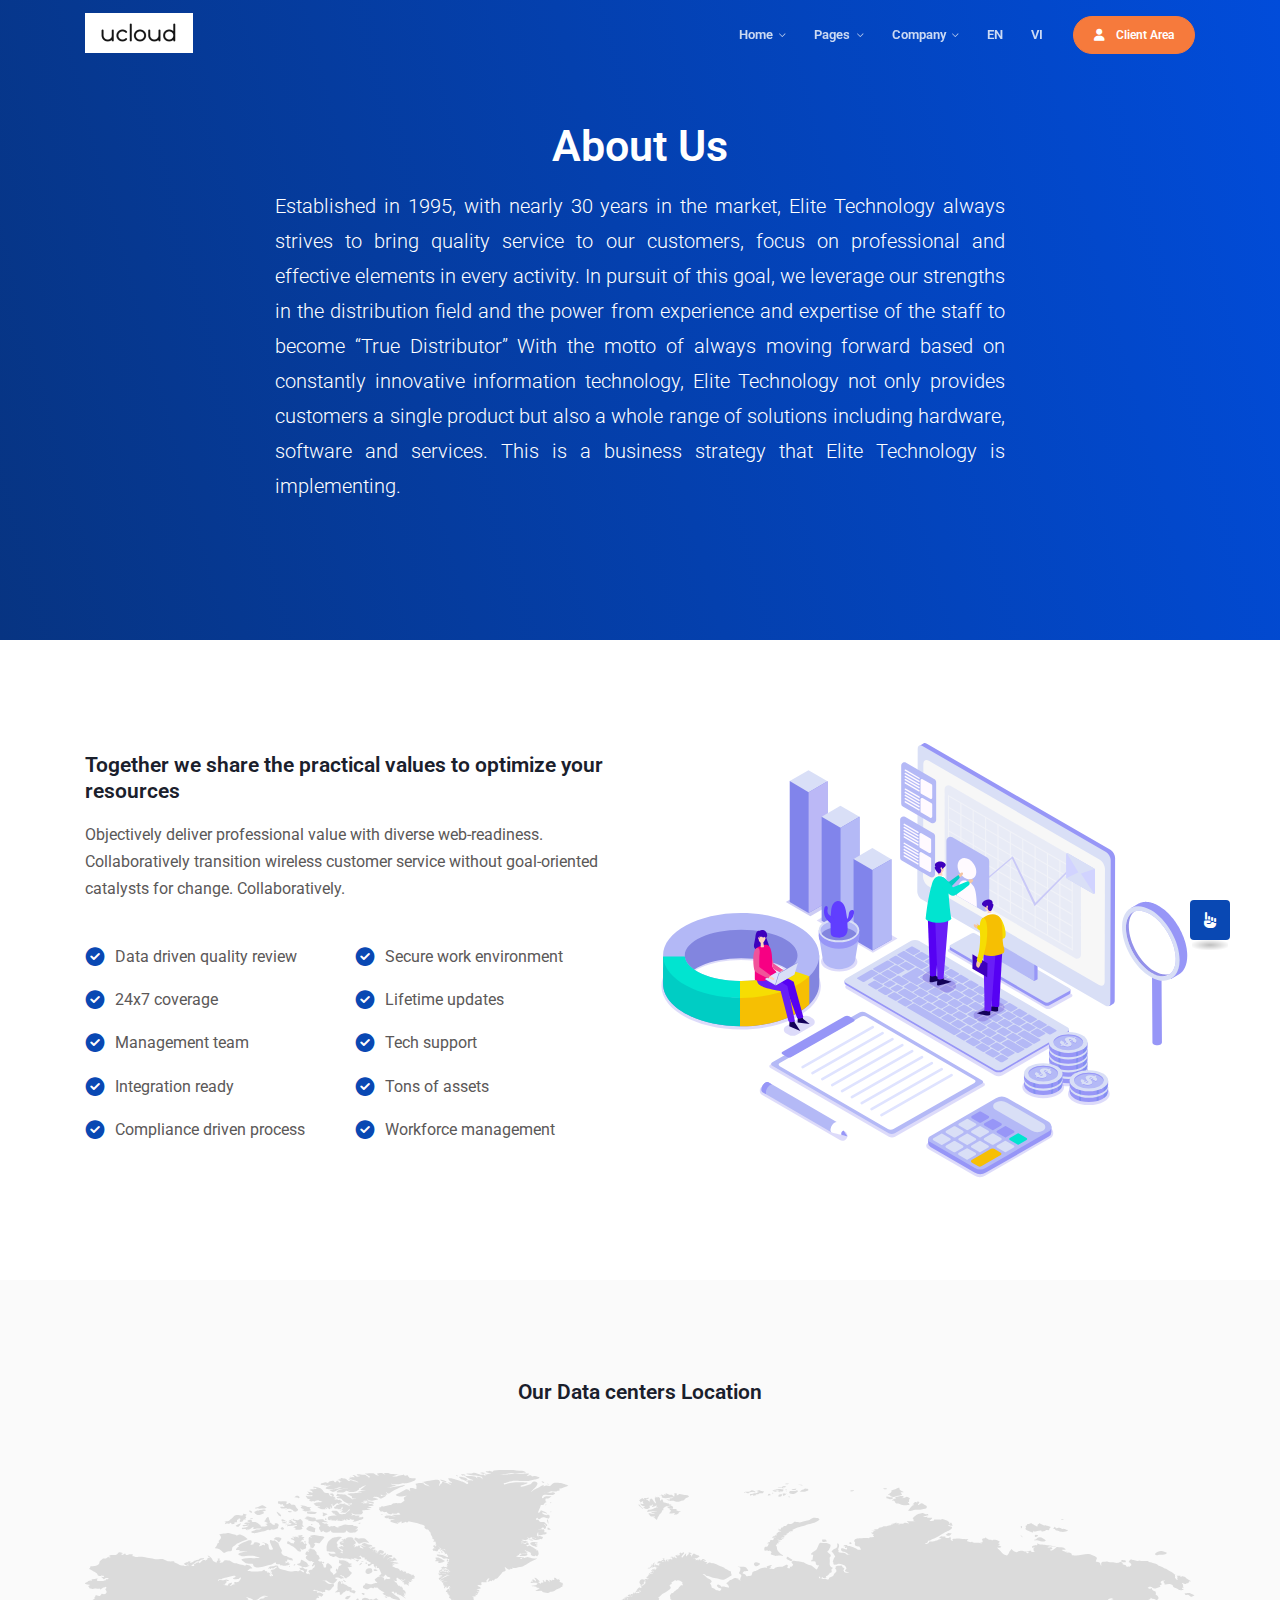
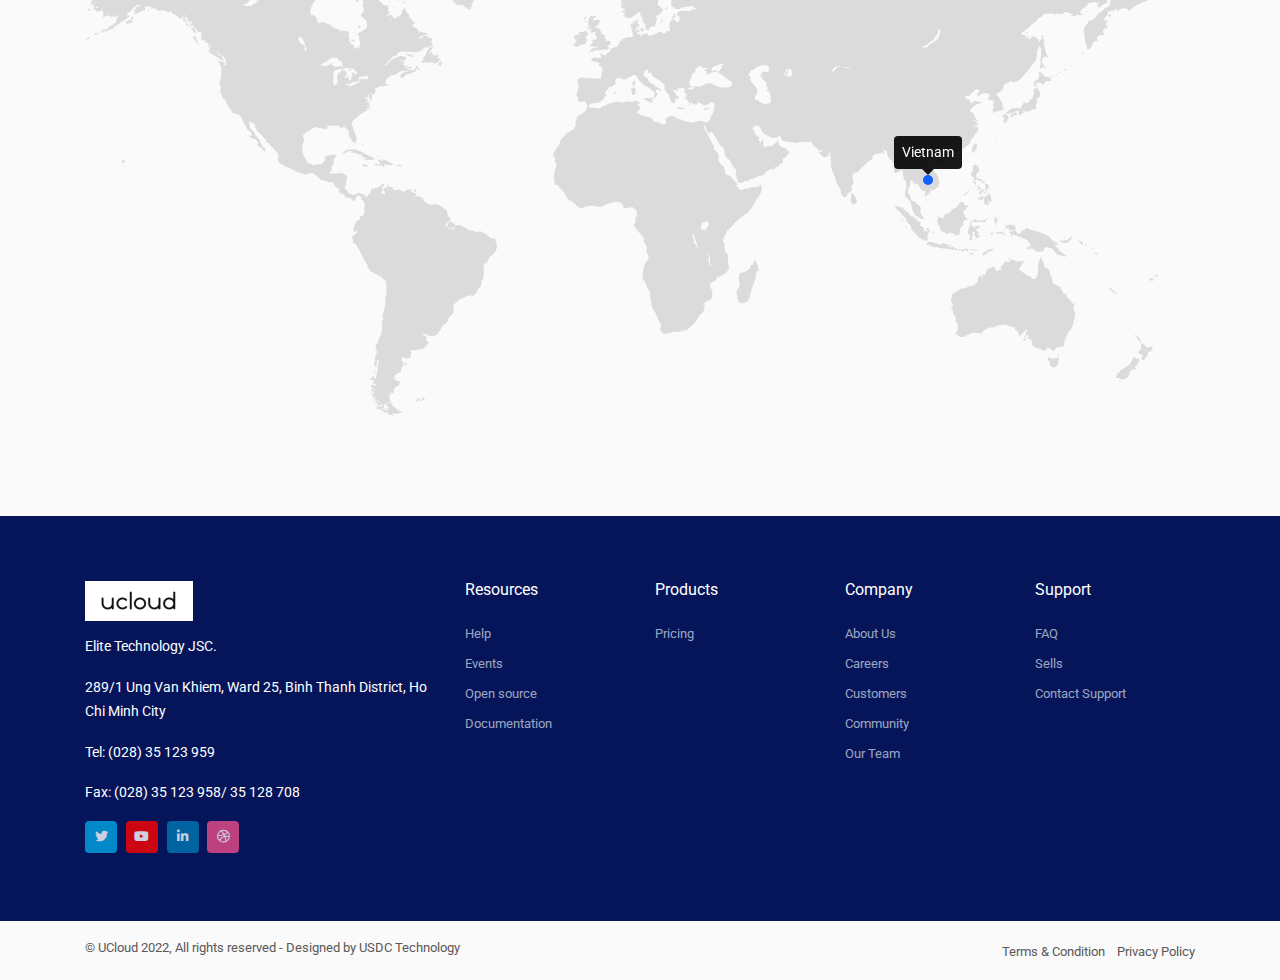
<file: about-us.html>
<!DOCTYPE html>
<html lang="en">

<head>
    <meta charset="utf-8">
    <meta name="viewport" content="width=device-width, initial-scale=1, shrink-to-fit=no">
    <meta http-equiv="X-UA-Compatible" content="ie=edge">

    <!--favicon icon-->
    <link rel="icon" href="assets/img/favicon.png" type="image/png" sizes="16x16">

    <!--title-->
    <title>UCloud - Your Cloud - Your Bussiness</title>

    <!--build:css-->
    <link rel="stylesheet" href="assets/css/main.css">
    <!-- endbuild -->
</head>

<body>

    <!--preloader start-->
    <div id="preloader">
        <div class="preloader-wrap">
            <img src="assets/img/logo-color.png" alt="logo" class="img-fluid" />
            <div class="preloader">
                <i>.</i>
                <i>.</i>
                <i>.</i>
            </div>
        </div>
    </div>
    <!--preloader end-->
    <!--header section start-->
    <header id="header" class="header-main">
        <!--main header menu start-->
        <div id="logoAndNav" class="main-header-menu-wrap bg-transparent fixed-top">
            <div class="container">
                <nav class="js-mega-menu navbar navbar-expand-md header-nav">

                    <!--logo start-->
                    <a class="navbar-brand pt-0" href="index.html"><img src="assets/img/logo-white.png" alt="logo" class="img-fluid" /></a>
                    <!--logo end-->

                    <!--responsive toggle button start-->
                    <button type="button" class="navbar-toggler btn" aria-expanded="false" aria-controls="navBar" data-toggle="collapse" data-target="#navBar">
                        <span id="hamburgerTrigger">
                          <span class="ti-menu"></span>
                        </span>
                    </button>
                    <!--responsive toggle button end-->
                  
                    <!--main menu start-->
                    <div id="navBar" class="collapse navbar-collapse">
                        <ul class="navbar-nav ml-auto main-navbar-nav">
                            <!--home start-->
                            <li class="nav-item hs-has-mega-menu custom-nav-item" data-position="center">
                                <a id="homeMegaMenu" class="nav-link custom-nav-link main-link-toggle" href="javascript:void(0);" aria-haspopup="true" aria-expanded="false">Home</a>

                                <!--home mega menu start-->
                                <div class="hs-mega-menu main-sub-menu w-100" aria-labelledby="homeMegaMenu">
                                    <div class="row no-gutters">
                                        <div class="col-lg-5 col-sm-6 col-12 gray-light-bg custom-radius-left">
                                            <div class="menu-item-wrap p-4">
                                                
                                                <ul class="list-unstyled content-feature-list mb-2">
                                                    
                                                </ul>
                                            </div>
                                        </div>

                                        <div class="col-lg-7 col-sm-6 col-12 custom-radius-right">
                                            <div class="row no-gutters p-4">
                                                <div class="col-sm-12">
                                                    <span class="sub-menu-title">Our Service</span>
                                                    <ul class="home-demo-list">
                                                        <li><a href="index.html"><i class="fad fa-home-lg mr-2 text-danger"></i>Virtual Private Cloud</a></li>
                                                        
                                                    </ul>
                                                </div>
                                            </div>
                                        </div>
                                    </div>
                                    <!-- Mega Menu Banner -->
                                    <div class="u-header__product-banner">
                                        <div class="u-header__product-banner-content text-center text-white">
                                           
                                            <a class="btn btn-brand-03" href="https://customer.ucloud.vn/login">Get Started<span class="ti-arrow-right pl-2"></span></a>
                                        </div>
                                    </div>
                                    <!-- End Mega Menu Banner -->
                                </div>
                                <!--home mega menu end-->
                            </li>
                            <!--home end-->

                            <!--pages start-->
                            <li class="nav-item hs-has-sub-menu custom-nav-item">
                                <a id="pagesMegaMenu" class="nav-link custom-nav-link main-link-toggle" href="javascript:void(0);" aria-haspopup="true" aria-expanded="false" aria-labelledby="pagesSubMenu">Pages</a>

                                <!-- Pages - Submenu -->
                                <ul id="pagesSubMenu" class="hs-sub-menu main-sub-menu" aria-labelledby="pagesMegaMenu" style="min-width: 230px;">
                                   
                            
                                    <li class="hs-has-sub-menu">
                                        <a id="navLinkPagesPricing" class="nav-link sub-menu-nav-link sub-link-toggle" href="javascript:void(0);" aria-haspopup="true" aria-expanded="false" aria-controls="navSubmenuPagesPricing">Pricing</a>

                                        <ul id="navSubmenuPagesPricing" class="hs-sub-menu main-sub-menu" aria-labelledby="navLinkPagesPricing" style="min-width: 230px;">
                                            <li><a class="nav-link sub-menu-nav-link" href="pricing-default.html">Virtual Private Cloud</a></li>
                                           
                                            
                                        </ul>
                                   <li class="nav-item submenu-item">
                                        <a class="nav-link sub-menu-nav-link" href="blog-grid.html">Blog</a>
                                    </li>
                                    
                                    <li class="hs-has-sub-menu">
                                        <a id="navLinkPagesLogin" class="nav-link sub-menu-nav-link sub-link-toggle" href="javascript:void(0);" aria-haspopup="true" aria-expanded="false" aria-controls="navSubmenuPagesLogin">Login &amp; Signup</a>

                                        <ul id="navSubmenuPagesLogin" class="hs-sub-menu main-sub-menu" aria-labelledby="navLinkPagesLogin" style="min-width: 230px;">
                                            <li><a class="nav-link sub-menu-nav-link" href="https://customer.ucloud.vn/login">Login</a>
                                            </li>
                                            <li><a class="nav-link sub-menu-nav-link" href="https://customer.ucloud.vn/register.php">Signup</a>
                                            </li>
                                           
                                        </ul>
                                    </li>
                                </ul>
                                <!-- End Pages - Submenu -->
                            </li>
                            <!--pages end-->


                    

                        

                           
                            <!--about start-->
                            <li class="nav-item hs-has-mega-menu custom-nav-item position-relative" data-position="center">
                                <a id="aboutMegaMenu" class="nav-link custom-nav-link main-link-toggle" href="JavaScript:Void(0);" aria-haspopup="true" aria-expanded="false">Company</a>

                                <!--about submenu start-->
                                <div class="hs-mega-menu main-sub-menu" style="width: 320px" aria-labelledby="aboutMegaMenu">
                                    <!--menu title with subtitle and icon item start-->
                                    <div class="title-with-icon-item">
                                        <a class="title-with-icon-link" href="contact-us.html">
                                            <div class="media align-items-center">
                                                <img class="menu-titile-icon" src="assets/img/chat-mobile.svg" alt="SVG">
                                                <div class="media-body">
                                                    <span class="u-header__promo-title">Contact Us</span>
                                                    <small class="u-header__promo-text">Face any problem contact with us
                                                    </small>
                                                </div>
                                            </div>
                                        </a>
                                    </div>
                                    <!--menu title with subtitle and icon item end-->

                                    <!--menu title with subtitle and icon item start-->
                                    <div class="title-with-icon-item">
                                        <a class="title-with-icon-link" href="about-us.html">
                                            <div class="media align-items-center">
                                                <img class="menu-titile-icon" src="assets/img/community.svg" alt="SVG">
                                                <div class="media-body">
                                                    <span class="u-header__promo-title">About Us</span>
                                                    <small class="u-header__promo-text">We are leading VPC company
                                                    </small>
                                                </div>
                                            </div>
                                        </a>
                                    </div>
                                    <!--menu title with subtitle and icon item end-->

                                    <!--menu title with subtitle and icon item start-->
                                    <div class="title-with-icon-item">
                                        <a class="title-with-icon-link" href="partners.html">
                                            <div class="media align-items-center">
                                                <img class="menu-titile-icon" src="assets/img/partner.svg" alt="SVG">
                                                <div class="media-body">
                                                    <span class="u-header__promo-title">Our Partner</span>
                                                    <small class="u-header__promo-text">We have trusted partners globally
                                                    </small>
                                                </div>
                                            </div>
                                        </a>
                                    </div>
                                    <!--menu title with subtitle and icon item end-->

                                   
                                </div>
                                <!--about submenu end-->
                            </li>
                            <!--about end-->
                               <!--language change start-->
                               <div class="nav-item hs-has-sub-menu custom-nav-item">
                                <div class="font-weight-normal">
                                    <a class="nav-link custom-nav-link" href="about-us.html" language="english">EN</a>
                                </div>
                            </div>
                            <div class="nav-item hs-has-sub-menu custom-nav-item">
                                <div class="font-weight-normal">
                                    <a class="nav-link custom-nav-link" href="vie/about-us.html" language="vietnam">VI</a>
                                </div>
                            </div>

                            <!--language change end-->
                            <!--button start-->
                            <li class="nav-item header-nav-last-item d-flex align-items-center">
                                <a class="btn btn-brand-03 animated-btn" href="https://customer.ucloud.vn/login" target="">
                                    <span class="fa fa-user pr-2"></span> Client Area
                                </a>
                            </li>
                            <!--button end-->
                        </ul>
                    </div>
                    <!--main menu end-->
                </nav>
            </div>
        </div>
        <!--main header menu end-->
    </header>
    <!--header section end-->

    <div class="main">


        <!--page header section start-->
        <section class="ptb-120 gradient-bg">
            <div class="container">
                <div class="row justify-content-center">
                    <div class="col-md-7 col-lg-8">
                        <div class="hero-content-wrap text-white text-center position-relative">
                            <h1 class="text-white">About Us</h1>
                            <div class="text-justify">
                            <p class="lead">Established in 1995, with nearly 30 years in the market, Elite Technology always strives to bring quality service to our customers, focus on professional and effective elements in every activity. In pursuit of this goal, we leverage our strengths in the distribution field and the power from experience and expertise of the staff to become “True Distributor” With the motto of always moving forward based on constantly innovative information technology, Elite Technology not only provides customers a single product but also a whole range of solutions including hardware, software and services. This is a business strategy that Elite Technology is implementing.</p>
                            </div>
                        </div>
                    </div>
                </div>
            </div>
        </section>
        <!--page header section end-->

        <!--feature section tab style start-->
        <section id="about" class="about-section position-relative overflow-hidden ptb-100 ">
            <div class="container">
                <div class="row align-items-center justify-content-between">
                    <div class="col-md-12 col-lg-6">
                        <div class="feature-contents section-heading">
                            <h2>Together we share the practical values to optimize your resources </h2>
                            <p>Objectively deliver professional value with diverse web-readiness.
                                Collaboratively transition wireless customer service without goal-oriented catalysts for
                                change. Collaboratively.</p>

                            <ul class="check-list-wrap list-two-col py-3">
                                <li>Data driven quality review</li>
                                <li>Secure work environment</li>
                                <li>24x7 coverage</li>
                                <li>Lifetime updates</li>
                                <li>Management team</li>
                                <li>Tech support</li>
                                <li>Integration ready</li>
                                <li>Tons of assets</li>
                                <li>Compliance driven process</li>
                                <li>Workforce management</li>
                            </ul>
                        </div>
                    </div>
                    <div class="col-md-6 col-lg-6">
                        <div class="image-wrap">
                            <img class="img-fluid" src="assets/img/feature-17.svg" alt="animation image">
                        </div>
                    </div>
                </div>
            </div>
        </section>
        <!--feature section tab style end-->

           <!--network map section start-->
        <section class="network-map-section ptb-100 gray-light-bg">
            <div class="container">
                <div class="row justify-content-center">
                    <div class="col-md-9 col-lg-8">
                        <div class="section-heading text-center mb-5">
                            <h2>Our Data centers Location</h2>
                        </div>
                    </div>
                </div>
                <div class="row">
                    <div class="col-md-12">
                        <div class="network-map-wrap">
                            <ul class="custom-map-location">
                               
                                <li style="top: 57%; left: 76%;">
                                    <span data-toggle="tooltip" data-placement="top" title="Vietnam"></span>
                                </li>
                                
                            </ul>
                            <img src="assets/img/map-dark.svg" alt="location map">
                        </div>
                    </div>
                </div>
            </div>
        </section>
        <!--network map section end-->


       


    </div>

    <!--footer section start-->
    <footer class="footer-1 ptb-60 dark-bg ">
        <div class="container">
            <div class="row">
                <div class="col-md-12 col-lg-4 mb-4 mb-md-4 mb-sm-4 mb-lg-0">
                    <a href="#" class="navbar-brand mb-2">
                        <img src="assets/img/logo-white.png" alt="logo" class="img-fluid">
                    </a>
                    <p>Elite Technology JSC.</p>
                    <p>289/1 Ung Van Khiem, Ward 25, Binh Thanh District, Ho Chi Minh City
                    <p>Tel: (028) 35 123 959 </p>
                    <p>Fax: (028) 35 123 958/ 35 128 708</p>
                    <ul class="list-inline social-list-default background-color social-hover-2 mt-2">
                        <li class="list-inline-item"><a class="twitter" href="#"><i class="fab fa-twitter"></i></a></li>
                        <li class="list-inline-item"><a class="youtube" href="#"><i class="fab fa-youtube"></i></a></li>
                        <li class="list-inline-item"><a class="linkedin" href="#"><i class="fab fa-linkedin-in"></i></a></li>
                        <li class="list-inline-item"><a class="dribbble" href="#"><i class="fab fa-dribbble"></i></a></li>
                    </ul>
                </div>
                <div class="col-md-12 col-lg-8">
                    <div class="row mt-0">
                        <div class="col-sm-6 col-md-3 col-lg-3 mb-4 mb-sm-4 mb-md-0 mb-lg-0">
                            <h6 class="font-weight-normal">Resources</h6>
                            <ul>
                                <li>
                                    <a href="#">Help</a>
                                </li>
                                <li>
                                    <a href="#">Events</a>
                                </li>
                               
                                <li>
                                    <a href="#">Open source</a>
                                </li>
                                <li>
                                    <a href="#">Documentation</a>
                                </li>
                            </ul>
                        </div>
                        <div class="col-sm-6 col-md-3 col-lg-3 mb-4 mb-sm-4 mb-md-0 mb-lg-0">
                            <h6 class="font-weight-normal">Products</h6>
                            <ul>
                                <li>
                                    <a href="#">Pricing</a>
                                </li>
                               
                               
                         
                                
                            </ul>
                        </div>
                        <div class="col-sm-6 col-md-3 col-lg-3 mb-4 mb-sm-4 mb-md-0 mb-lg-0">
                            <h6 class="font-weight-normal">Company</h6>
                            <ul>
                                <li>
                                    <a href="#">About Us</a>
                                </li>
                                <li>
                                    <a href="#">Careers</a>
                                </li>
                                <li>
                                    <a href="#">Customers</a>
                                </li>
                                <li>
                                    <a href="#">Community</a>
                                </li>
                                <li>
                                    <a href="#">Our Team</a>
                                </li>
                            </ul>
                        </div>
                        <div class="col-sm-6 col-md-3 col-lg-3">
                            <h6 class="font-weight-normal">Support</h6>
                            <ul>
                                <li>
                                    <a href="#">FAQ</a>
                                </li>
                                <li>
                                    <a href="#">Sells</a>
                                </li>
                                <li>
                                    <a href="#">Contact Support</a>
                                </li>
                                
                            </ul>
                        </div>
                    </div>
                </div>
            </div>
        </div>
        <!--end of container-->
    </footer>

    <!--footer bottom copyright start-->
    <div class="footer-bottom py-3 gray-light-bg">
        <div class="container">
            <div class="row">
                <div class="col-md-6 col-lg-7">
                    <div class="copyright-wrap small-text">
                        <p class="mb-0">&copy; UCloud 2022, All rights reserved - Designed by USDC Technology</p>
                    </div>
                </div>
                <div class="col-md-6 col-lg-5">
                    <div class="terms-policy-wrap text-lg-right text-md-right text-left">
                        <ul class="list-inline">
                            <li class="list-inline-item"><a class="small-text" href="terms-condition.html">Terms & Condition</a></li>
                            <li class="list-inline-item"><a class="small-text" href="privacy-policy.html">Privacy Policy</a></li>
                        </ul>
                    </div>
                </div>
            </div>
        </div>
    </div>
    <!--footer bottom copyright end-->
    <!--footer section end-->
    <!--scroll bottom to top button start-->
    <div class="scroll-top scroll-to-target primary-bg text-white" data-target="html">
        <span class="fas fa-hand-point-up"></span>
    </div>
    <!--scroll bottom to top button end-->
    <!--build:js-->
    <script src="assets/js/vendors/jquery-3.5.1.min.js"></script>
    <script src="assets/js/vendors/popper.min.js"></script>
    <script src="assets/js/vendors/bootstrap.min.js"></script>
    <script src="assets/js/vendors/bootstrap-slider.min.js"></script>
    <script src="assets/js/vendors/jquery.easing.min.js"></script>
    <script src="assets/js/vendors/owl.carousel.min.js"></script>
    <script src="assets/js/vendors/countdown.min.js"></script>
    <script src="assets/js/vendors/jquery.waypoints.min.js"></script>
    <script src="assets/js/vendors/jquery.rcounterup.js"></script>
    <script src="assets/js/vendors/magnific-popup.min.js"></script>
    <script src="assets/js/vendors/validator.min.js"></script>
    <script src="assets/js/vendors/hs.megamenu.js"></script>
    <script src="assets/js/app.js"></script>
    <!--endbuild-->
</body>

</html>
</file>
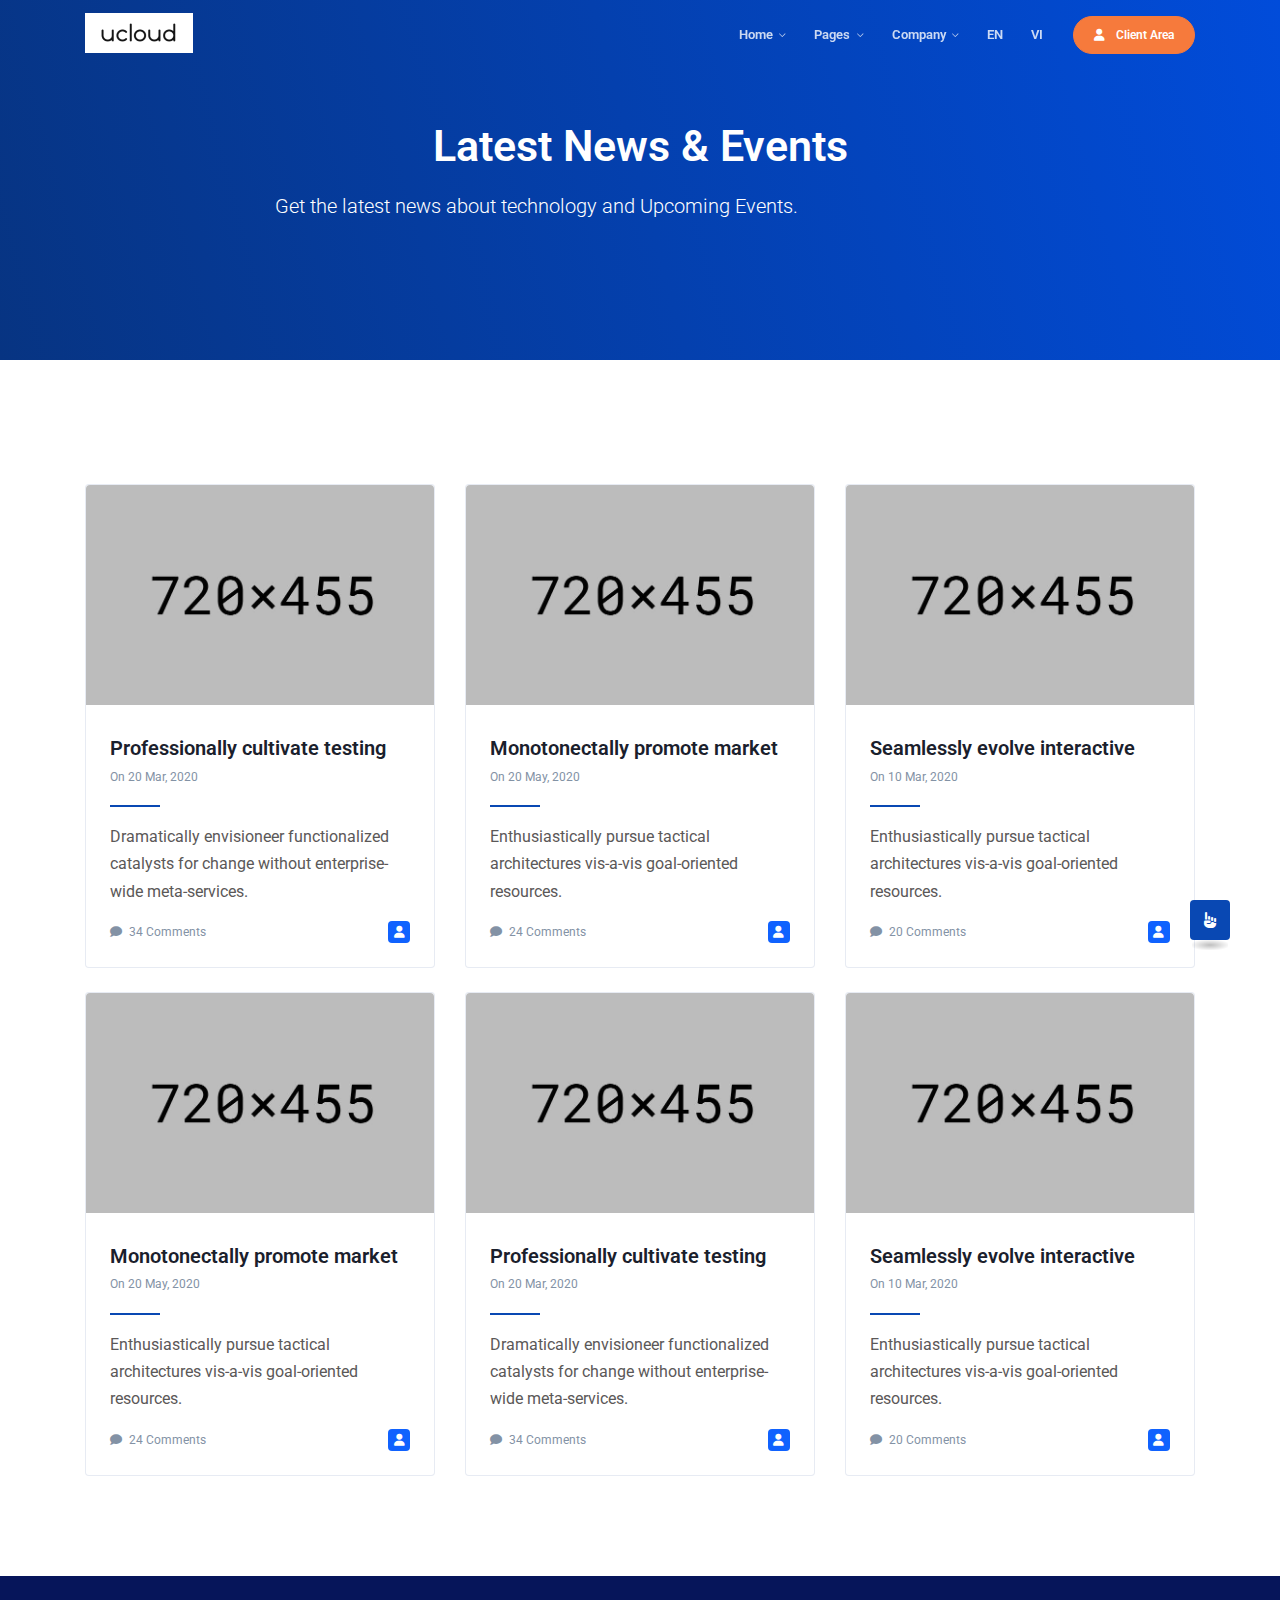
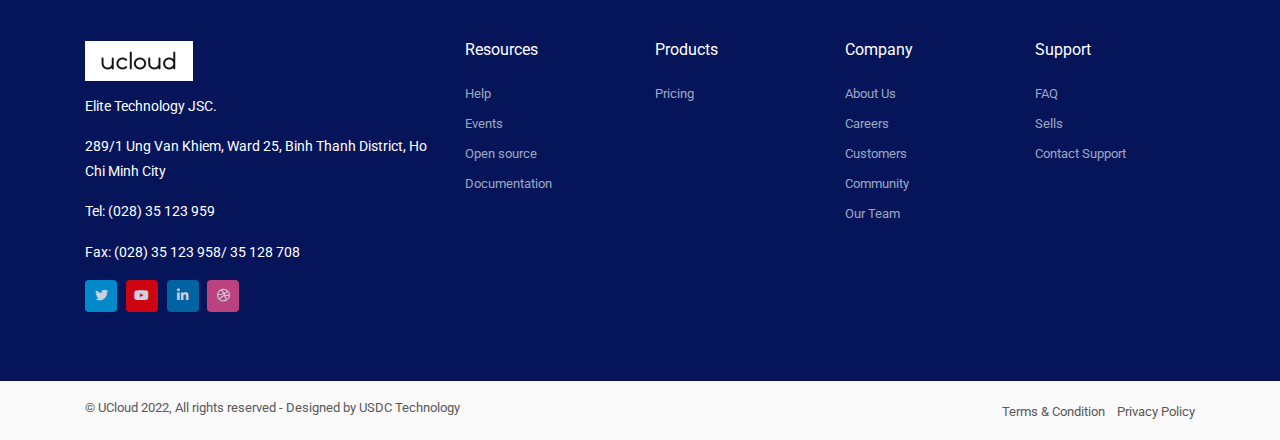
<file: blog-grid.html>
<!DOCTYPE html>
<html lang="en">

<head>
    <meta charset="utf-8">
    <meta name="viewport" content="width=device-width, initial-scale=1, shrink-to-fit=no">
    <meta http-equiv="X-UA-Compatible" content="ie=edge">

    <!--favicon icon-->
    <link rel="icon" href="assets/img/favicon.png" type="image/png" sizes="16x16">

    <!--title-->
    <title>UCloud - Your Cloud - Your Bussiness</title>

    <!--build:css-->
    <link rel="stylesheet" href="assets/css/main.css">
    <!-- endbuild -->
</head>

<body>

    <!--preloader start-->
    <div id="preloader">
        <div class="preloader-wrap">
            <img src="assets/img/logo-color.png" alt="logo" class="img-fluid" />
            <div class="preloader">
                <i>.</i>
                <i>.</i>
                <i>.</i>
            </div>
        </div>
    </div>
    <!--preloader end-->
    <!--header section start-->
    <header id="header" class="header-main">
        <!--main header menu start-->
        <div id="logoAndNav" class="main-header-menu-wrap bg-transparent fixed-top">
            <div class="container">
                <nav class="js-mega-menu navbar navbar-expand-md header-nav">

                    <!--logo start-->
                    <a class="navbar-brand pt-0" href="index.html"><img src="assets/img/logo-white.png" alt="logo" class="img-fluid" /></a>
                    <!--logo end-->

                    <!--responsive toggle button start-->
                    <button type="button" class="navbar-toggler btn" aria-expanded="false" aria-controls="navBar" data-toggle="collapse" data-target="#navBar">
                        <span id="hamburgerTrigger">
                          <span class="ti-menu"></span>
                        </span>
                    </button>
                    <!--responsive toggle button end-->
                  
                    <!--main menu start-->
                    <div id="navBar" class="collapse navbar-collapse">
                        <ul class="navbar-nav ml-auto main-navbar-nav">
                            <!--home start-->
                            <li class="nav-item hs-has-mega-menu custom-nav-item" data-position="center">
                                <a id="homeMegaMenu" class="nav-link custom-nav-link main-link-toggle" href="javascript:void(0);" aria-haspopup="true" aria-expanded="false">Home</a>

                                <!--home mega menu start-->
                                <div class="hs-mega-menu main-sub-menu w-100" aria-labelledby="homeMegaMenu">
                                    <div class="row no-gutters">
                                        <div class="col-lg-5 col-sm-6 col-12 gray-light-bg custom-radius-left">
                                            <div class="menu-item-wrap p-4">
                                                
                                                <ul class="list-unstyled content-feature-list mb-2">
                                                    
                                                </ul>
                                            </div>
                                        </div>

                                        <div class="col-lg-7 col-sm-6 col-12 custom-radius-right">
                                            <div class="row no-gutters p-4">
                                                <div class="col-sm-12">
                                                    <span class="sub-menu-title">Our Service</span>
                                                    <ul class="home-demo-list">
                                                        <li><a href="index.html"><i class="fad fa-home-lg mr-2 text-danger"></i>Virtual Private Cloud</a></li>
                                                        
                                                    </ul>
                                                </div>
                                            </div>
                                        </div>
                                    </div>
                                    <!-- Mega Menu Banner -->
                                    <div class="u-header__product-banner">
                                        <div class="u-header__product-banner-content text-center text-white">
                                           
                                            <a class="btn btn-brand-03" href="https://customer.ucloud.vn/login">Get Started<span class="ti-arrow-right pl-2"></span></a>
                                        </div>
                                    </div>
                                    <!-- End Mega Menu Banner -->
                                </div>
                                <!--home mega menu end-->
                            </li>
                            <!--home end-->

                            <!--pages start-->
                            <li class="nav-item hs-has-sub-menu custom-nav-item">
                                <a id="pagesMegaMenu" class="nav-link custom-nav-link main-link-toggle" href="javascript:void(0);" aria-haspopup="true" aria-expanded="false" aria-labelledby="pagesSubMenu">Pages</a>

                                <!-- Pages - Submenu -->
                                <ul id="pagesSubMenu" class="hs-sub-menu main-sub-menu" aria-labelledby="pagesMegaMenu" style="min-width: 230px;">
                            
                            
                                    <li class="hs-has-sub-menu">
                                        <a id="navLinkPagesPricing" class="nav-link sub-menu-nav-link sub-link-toggle" href="javascript:void(0);" aria-haspopup="true" aria-expanded="false" aria-controls="navSubmenuPagesPricing">Pricing</a>

                                        <ul id="navSubmenuPagesPricing" class="hs-sub-menu main-sub-menu" aria-labelledby="navLinkPagesPricing" style="min-width: 230px;">
                                            <li><a class="nav-link sub-menu-nav-link" href="pricing-default.html">Virtual Private Cloud</a></li>
                                           
                                            
                                        </ul>
                                   <li class="nav-item submenu-item">
                                        <a class="nav-link sub-menu-nav-link" href="blog-grid.html">Blog</a>
                                    </li>
                                    
                                    <li class="hs-has-sub-menu">
                                        <a id="navLinkPagesLogin" class="nav-link sub-menu-nav-link sub-link-toggle" href="javascript:void(0);" aria-haspopup="true" aria-expanded="false" aria-controls="navSubmenuPagesLogin">Login &amp; Signup</a>

                                        <ul id="navSubmenuPagesLogin" class="hs-sub-menu main-sub-menu" aria-labelledby="navLinkPagesLogin" style="min-width: 230px;">
                                            <li><a class="nav-link sub-menu-nav-link" href="https://customer.ucloud.vn/login">Login</a>
                                            </li>
                                            <li><a class="nav-link sub-menu-nav-link" href="https://customer.ucloud.vn/register.php">Signup</a>
                                            </li>
                                           
                                        </ul>
                                    </li>
                                </ul>
                                <!-- End Pages - Submenu -->
                            </li>
                            <!--pages end-->


                    

                        

                           
                            <!--about start-->
                            <li class="nav-item hs-has-mega-menu custom-nav-item position-relative" data-position="center">
                                <a id="aboutMegaMenu" class="nav-link custom-nav-link main-link-toggle" href="JavaScript:Void(0);" aria-haspopup="true" aria-expanded="false">Company</a>

                                <!--about submenu start-->
                                <div class="hs-mega-menu main-sub-menu" style="width: 320px" aria-labelledby="aboutMegaMenu">
                                    <!--menu title with subtitle and icon item start-->
                                    <div class="title-with-icon-item">
                                        <a class="title-with-icon-link" href="contact-us.html">
                                            <div class="media align-items-center">
                                                <img class="menu-titile-icon" src="assets/img/chat-mobile.svg" alt="SVG">
                                                <div class="media-body">
                                                    <span class="u-header__promo-title">Contact Us</span>
                                                    <small class="u-header__promo-text">Face any problem contact with us
                                                    </small>
                                                </div>
                                            </div>
                                        </a>
                                    </div>
                                    <!--menu title with subtitle and icon item end-->

                                    <!--menu title with subtitle and icon item start-->
                                    <div class="title-with-icon-item">
                                        <a class="title-with-icon-link" href="about-us.html">
                                            <div class="media align-items-center">
                                                <img class="menu-titile-icon" src="assets/img/community.svg" alt="SVG">
                                                <div class="media-body">
                                                    <span class="u-header__promo-title">About Us</span>
                                                    <small class="u-header__promo-text">We are leading VPC company
                                                    </small>
                                                </div>
                                            </div>
                                        </a>
                                    </div>
                                    <!--menu title with subtitle and icon item end-->

                                    <!--menu title with subtitle and icon item start-->
                                    <div class="title-with-icon-item">
                                        <a class="title-with-icon-link" href="partners.html">
                                            <div class="media align-items-center">
                                                <img class="menu-titile-icon" src="assets/img/partner.svg" alt="SVG">
                                                <div class="media-body">
                                                    <span class="u-header__promo-title">Our Partner</span>
                                                    <small class="u-header__promo-text">We have trusted partners globally
                                                    </small>
                                                </div>
                                            </div>
                                        </a>
                                    </div>
                                    <!--menu title with subtitle and icon item end-->

                                   
                                </div>
                                <!--about submenu end-->
                            </li>
                            <!--about end-->
                               <!--language change start-->
                            <div class="nav-item hs-has-sub-menu custom-nav-item">
                                <div class="font-weight-normal">
                                    <a class="nav-link custom-nav-link" href="#" language="english">EN</a>
                                </div>
                            </div>
                            <div class="nav-item hs-has-sub-menu custom-nav-item">
                                <div class="font-weight-normal">
                                    <a class="nav-link custom-nav-link" href="#" language="vietnam">VI</a>
                                </div>
                            </div>

                            <!--language change end-->
                            <!--button start-->
                            <li class="nav-item header-nav-last-item d-flex align-items-center">
                                <a class="btn btn-brand-03 animated-btn" href="https://customer.ucloud.vn/login" target="">
                                    <span class="fa fa-user pr-2"></span> Client Area
                                </a>
                            </li>
                            <!--button end-->
                        </ul>
                    </div>
                    <!--main menu end-->
                </nav>
            </div>
        </div>
        <!--main header menu end-->
    </header>
    <!--header section end-->

    <div class="main">

        <!--hero section start-->
        <section class="ptb-120 gradient-bg">
            <div class="container">
                <div class="row justify-content-center">
                    <div class="col-md-7 col-lg-8">
                        <div class="hero-content-wrap text-white text-center position-relative">
                            <h1 class="text-white">Latest News & Events</h1>
                            <p class="lead">Get the latest news about technology and Upcoming Events.</p>
                        </div>
                    </div>
                </div>
            </div>
        </section>
        <!--hero section end-->

        <!--blog grid section start-->
        <section class="our-blog-section ptb-100 ">
            <div class="container">
                <div class="row justify-content-center">
                    <div class="col-md-6 col-lg-4">
                        <a class="single-blog-article rounded bg-white border d-block mt-4" href="#">
                            <div class="blog-img mb-2">
                                <img src="assets/img/blog/1.jpg" class="rounded-top img-fluid" alt="blog">
                            </div>
                            <div class="blog-content-wrap p-4">
                                <div class="article-heading">
                                    <h3 class="h5 mb-0">Professionally cultivate testing</h3>
                                    <span> On 20 Mar, 2020</span>
                                </div>
                                <span class="border-shape my-3"></span>
                                <p>Dramatically envisioneer functionalized catalysts for change without enterprise-wide meta-services.</p>
                                <div class="article-footer d-flex align-items-center justify-content-between">
                                    <div class="article-comments">
                                        <span><i class="fas fa-comment mr-1"></i> 34 Comments</span>
                                    </div>
                                    <div class="article-user">
                                        <span class="fas fa-user"></span>
                                    </div>
                                </div>
                            </div>
                        </a>
                    </div>
                    <div class="col-md-6 col-lg-4">
                        <a class="single-blog-article rounded bg-white border d-block mt-4" href="#">
                            <div class="blog-img mb-2">
                                <img src="assets/img/blog/2.jpg" class="rounded-top img-fluid" alt="blog">
                            </div>
                            <div class="blog-content-wrap p-4">
                                <div class="article-heading">
                                    <h3 class="h5 mb-0">Monotonectally promote market</h3>
                                    <span> On 20 May, 2020</span>
                                </div>
                                <span class="border-shape my-3"></span>
                                <p>Enthusiastically pursue tactical architectures vis-a-vis goal-oriented resources.</p>
                                <div class="article-footer d-flex align-items-center justify-content-between">
                                    <div class="article-comments">
                                        <span><i class="fas fa-comment mr-1"></i> 24 Comments</span>
                                    </div>
                                    <div class="article-user">
                                        <span class="fas fa-user"></span>
                                    </div>
                                </div>
                            </div>
                        </a>
                    </div>
                    <div class="col-md-6 col-lg-4">
                        <a class="single-blog-article rounded bg-white border d-block mt-4" href="#">
                            <div class="blog-img mb-2">
                                <img src="assets/img/blog/3.jpg" class="rounded-top img-fluid" alt="blog">
                            </div>
                            <div class="blog-content-wrap p-4">
                                <div class="article-heading">
                                    <h3 class="h5 mb-0">Seamlessly evolve interactive </h3>
                                    <span> On 10 Mar, 2020</span>
                                </div>
                                <span class="border-shape my-3"></span>
                                <p>Enthusiastically pursue tactical architectures vis-a-vis goal-oriented resources.</p>
                                <div class="article-footer d-flex align-items-center justify-content-between">
                                    <div class="article-comments">
                                        <span><i class="fas fa-comment mr-1"></i> 20 Comments</span>
                                    </div>
                                    <div class="article-user">
                                        <span class="fas fa-user"></span>
                                    </div>
                                </div>
                            </div>
                        </a>
                    </div>
                    <div class="col-md-6 col-lg-4">
                        <a class="single-blog-article rounded bg-white border d-block mt-4" href="#">
                            <div class="blog-img mb-2">
                                <img src="assets/img/blog/4.jpg" class="rounded-top img-fluid" alt="blog">
                            </div>
                            <div class="blog-content-wrap p-4">
                                <div class="article-heading">
                                    <h3 class="h5 mb-0">Monotonectally promote market</h3>
                                    <span> On 20 May, 2020</span>
                                </div>
                                <span class="border-shape my-3"></span>
                                <p>Enthusiastically pursue tactical architectures vis-a-vis goal-oriented resources.</p>
                                <div class="article-footer d-flex align-items-center justify-content-between">
                                    <div class="article-comments">
                                        <span><i class="fas fa-comment mr-1"></i> 24 Comments</span>
                                    </div>
                                    <div class="article-user">
                                        <span class="fas fa-user"></span>
                                    </div>
                                </div>
                            </div>
                        </a>
                    </div>
                    <div class="col-md-6 col-lg-4">
                        <a class="single-blog-article rounded bg-white border d-block mt-4" href="#">
                            <div class="blog-img mb-2">
                                <img src="assets/img/blog/5.jpg" class="rounded-top img-fluid" alt="blog">
                            </div>
                            <div class="blog-content-wrap p-4">
                                <div class="article-heading">
                                    <h3 class="h5 mb-0">Professionally cultivate testing</h3>
                                    <span> On 20 Mar, 2020</span>
                                </div>
                                <span class="border-shape my-3"></span>
                                <p>Dramatically envisioneer functionalized catalysts for change without enterprise-wide meta-services.</p>
                                <div class="article-footer d-flex align-items-center justify-content-between">
                                    <div class="article-comments">
                                        <span><i class="fas fa-comment mr-1"></i> 34 Comments</span>
                                    </div>
                                    <div class="article-user">
                                        <span class="fas fa-user"></span>
                                    </div>
                                </div>
                            </div>
                        </a>
                    </div>
                    <div class="col-md-6 col-lg-4">
                        <a class="single-blog-article rounded bg-white border d-block mt-4" href="#">
                            <div class="blog-img mb-2">
                                <img src="assets/img/blog/6.jpg" class="rounded-top img-fluid" alt="blog">
                            </div>
                            <div class="blog-content-wrap p-4">
                                <div class="article-heading">
                                    <h3 class="h5 mb-0">Seamlessly evolve interactive </h3>
                                    <span> On 10 Mar, 2020</span>
                                </div>
                                <span class="border-shape my-3"></span>
                                <p>Enthusiastically pursue tactical architectures vis-a-vis goal-oriented resources.</p>
                                <div class="article-footer d-flex align-items-center justify-content-between">
                                    <div class="article-comments">
                                        <span><i class="fas fa-comment mr-1"></i> 20 Comments</span>
                                    </div>
                                    <div class="article-user">
                                        <span class="fas fa-user"></span>
                                    </div>
                                </div>
                            </div>
                        </a>
                    </div>
                </div>
            </div>
        </section>
        <!--blog grid section end-->

    </div>

    <!--footer section start-->
    <footer class="footer-1 ptb-60 dark-bg ">
        <div class="container">
            <div class="row">
                <div class="col-md-12 col-lg-4 mb-4 mb-md-4 mb-sm-4 mb-lg-0">
                    <a href="#" class="navbar-brand mb-2">
                        <img src="assets/img/logo-white.png" alt="logo" class="img-fluid">
                    </a>
                    <p>Elite Technology JSC.</p>
                    <p>289/1 Ung Van Khiem, Ward 25, Binh Thanh District, Ho Chi Minh City
                    <p>Tel: (028) 35 123 959 </p>
                    <p>Fax: (028) 35 123 958/ 35 128 708</p>
                    <ul class="list-inline social-list-default background-color social-hover-2 mt-2">
                        <li class="list-inline-item"><a class="twitter" href="#"><i class="fab fa-twitter"></i></a></li>
                        <li class="list-inline-item"><a class="youtube" href="#"><i class="fab fa-youtube"></i></a></li>
                        <li class="list-inline-item"><a class="linkedin" href="#"><i class="fab fa-linkedin-in"></i></a></li>
                        <li class="list-inline-item"><a class="dribbble" href="#"><i class="fab fa-dribbble"></i></a></li>
                    </ul>
                </div>
                <div class="col-md-12 col-lg-8">
                    <div class="row mt-0">
                        <div class="col-sm-6 col-md-3 col-lg-3 mb-4 mb-sm-4 mb-md-0 mb-lg-0">
                            <h6 class="font-weight-normal">Resources</h6>
                            <ul>
                                <li>
                                    <a href="#">Help</a>
                                </li>
                                <li>
                                    <a href="#">Events</a>
                                </li>
                               
                                <li>
                                    <a href="#">Open source</a>
                                </li>
                                <li>
                                    <a href="#">Documentation</a>
                                </li>
                            </ul>
                        </div>
                        <div class="col-sm-6 col-md-3 col-lg-3 mb-4 mb-sm-4 mb-md-0 mb-lg-0">
                            <h6 class="font-weight-normal">Products</h6>
                            <ul>
                                <li>
                                    <a href="#">Pricing</a>
                                </li>
                               
                               
                         
                                
                            </ul>
                        </div>
                        <div class="col-sm-6 col-md-3 col-lg-3 mb-4 mb-sm-4 mb-md-0 mb-lg-0">
                            <h6 class="font-weight-normal">Company</h6>
                            <ul>
                                <li>
                                    <a href="#">About Us</a>
                                </li>
                                <li>
                                    <a href="#">Careers</a>
                                </li>
                                <li>
                                    <a href="#">Customers</a>
                                </li>
                                <li>
                                    <a href="#">Community</a>
                                </li>
                                <li>
                                    <a href="#">Our Team</a>
                                </li>
                            </ul>
                        </div>
                        <div class="col-sm-6 col-md-3 col-lg-3">
                            <h6 class="font-weight-normal">Support</h6>
                            <ul>
                                <li>
                                    <a href="#">FAQ</a>
                                </li>
                                <li>
                                    <a href="#">Sells</a>
                                </li>
                                <li>
                                    <a href="#">Contact Support</a>
                                </li>
                                
                            </ul>
                        </div>
                    </div>
                </div>
            </div>
        </div>
        <!--end of container-->
    </footer>

    <!--footer bottom copyright start-->
    <div class="footer-bottom py-3 gray-light-bg">
        <div class="container">
            <div class="row">
                <div class="col-md-6 col-lg-7">
                    <div class="copyright-wrap small-text">
                        <p class="mb-0">&copy; UCloud 2022, All rights reserved - Designed by USDC Technology</p>
                    </div>
                </div>
                <div class="col-md-6 col-lg-5">
                    <div class="terms-policy-wrap text-lg-right text-md-right text-left">
                        <ul class="list-inline">
                            <li class="list-inline-item"><a class="small-text" href="terms-condition.html">Terms & Condition</a></li>
                            <li class="list-inline-item"><a class="small-text" href="privacy-policy.html">Privacy Policy</a></li>
                        </ul>
                    </div>
                </div>
            </div>
        </div>
    </div>
    <!--footer bottom copyright end-->
    <!--footer section end-->
    <!--scroll bottom to top button start-->
    <div class="scroll-top scroll-to-target primary-bg text-white" data-target="html">
        <span class="fas fa-hand-point-up"></span>
    </div>
    <!--scroll bottom to top button end-->
    <!--build:js-->
    <script src="assets/js/vendors/jquery-3.5.1.min.js"></script>
    <script src="assets/js/vendors/popper.min.js"></script>
    <script src="assets/js/vendors/bootstrap.min.js"></script>
    <script src="assets/js/vendors/bootstrap-slider.min.js"></script>
    <script src="assets/js/vendors/jquery.easing.min.js"></script>
    <script src="assets/js/vendors/owl.carousel.min.js"></script>
    <script src="assets/js/vendors/countdown.min.js"></script>
    <script src="assets/js/vendors/jquery.waypoints.min.js"></script>
    <script src="assets/js/vendors/jquery.rcounterup.js"></script>
    <script src="assets/js/vendors/magnific-popup.min.js"></script>
    <script src="assets/js/vendors/validator.min.js"></script>
    <script src="assets/js/vendors/hs.megamenu.js"></script>
    <script src="assets/js/app.js"></script>
    <!--endbuild-->
</body>

</html>
</file>
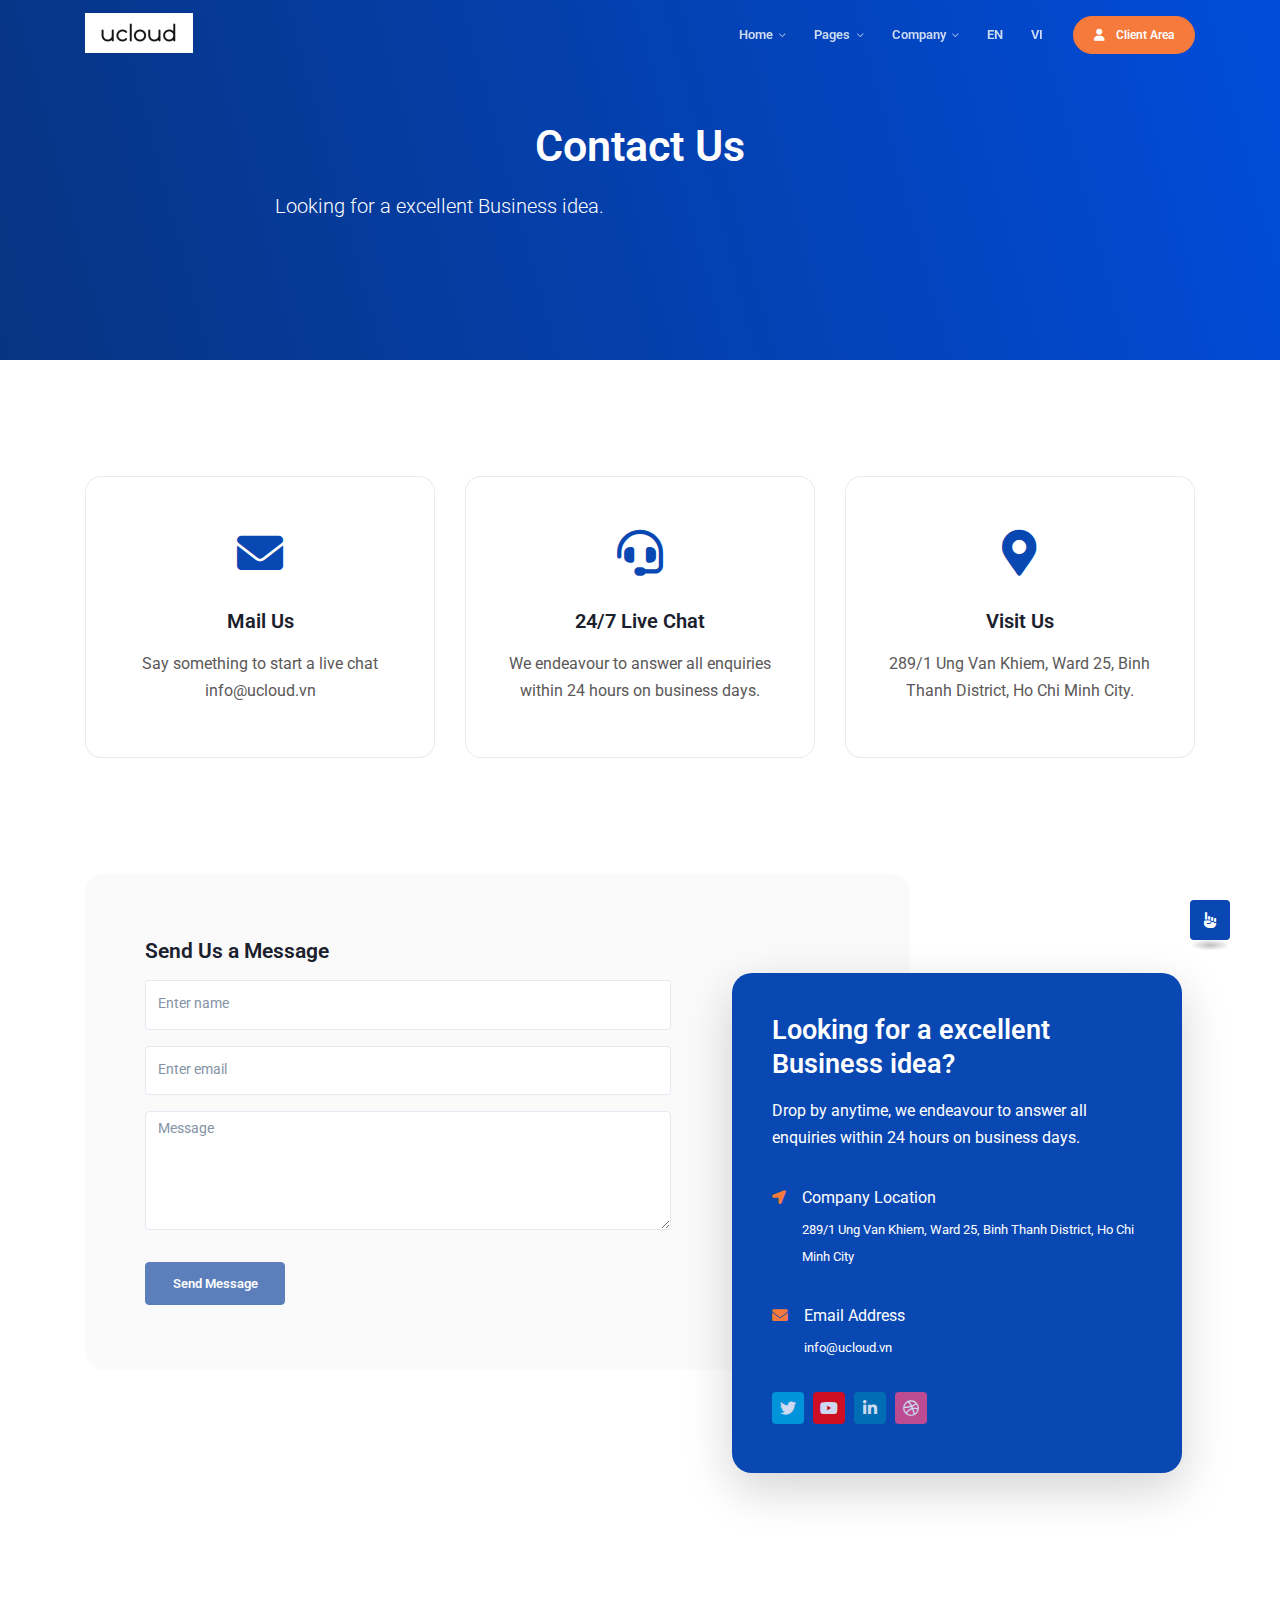
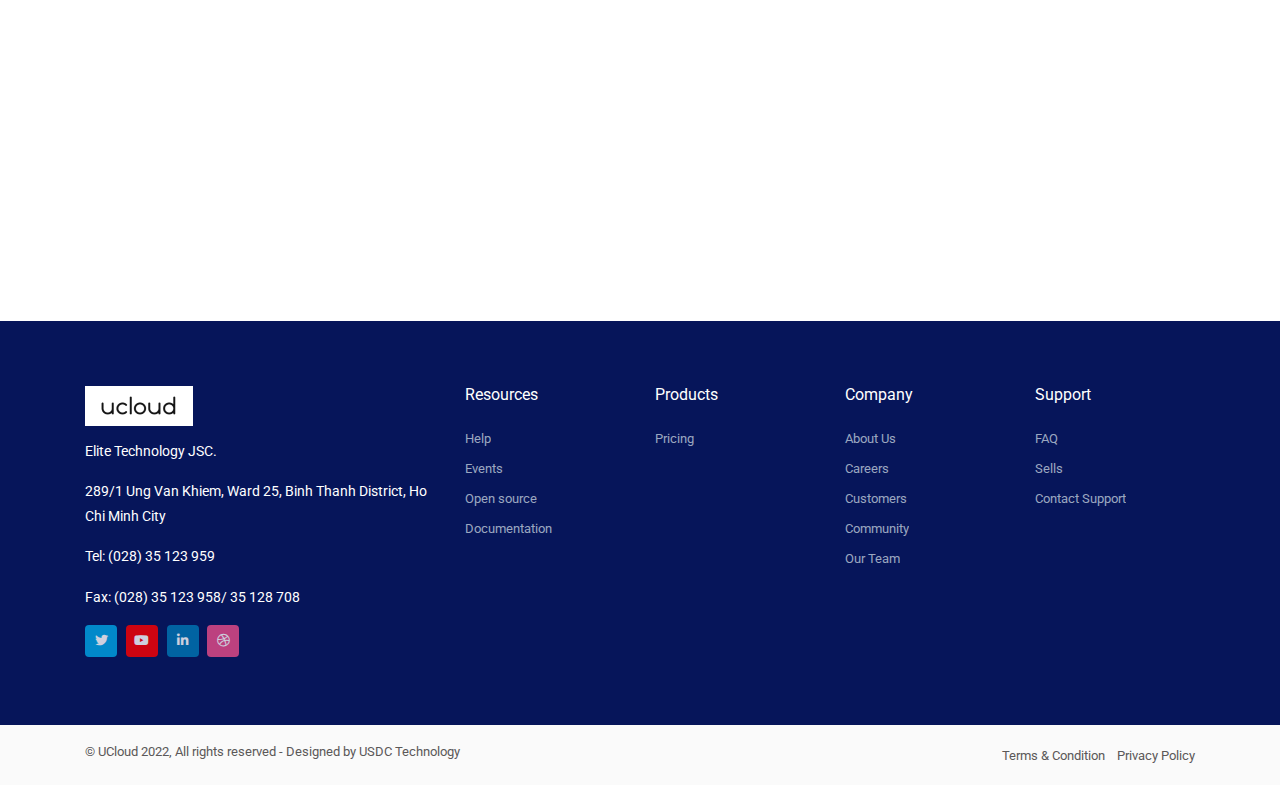
<file: contact-us.html>
<!DOCTYPE html>
<html lang="en">

<head>
    <meta charset="utf-8">
    <meta name="viewport" content="width=device-width, initial-scale=1, shrink-to-fit=no">
    <meta http-equiv="X-UA-Compatible" content="ie=edge">

    <!--favicon icon-->
    <link rel="icon" href="assets/img/favicon.png" type="image/png" sizes="16x16">

    <!--title-->
    <title>UCloud - Your Cloud - Your Bussiness</title>

    <!--build:css-->
    <link rel="stylesheet" href="assets/css/main.css">
    <!-- endbuild -->
</head>

<body>

    <!--preloader start-->
    <div id="preloader">
        <div class="preloader-wrap">
            <img src="assets/img/logo-color.png" alt="logo" class="img-fluid" />
            <div class="preloader">
                <i>.</i>
                <i>.</i>
                <i>.</i>
            </div>
        </div>
    </div>
    <!--preloader end-->
    <!--header section start-->
    <header id="header" class="header-main">
        <!--main header menu start-->
        <div id="logoAndNav" class="main-header-menu-wrap bg-transparent fixed-top">
            <div class="container">
                <nav class="js-mega-menu navbar navbar-expand-md header-nav">

                    <!--logo start-->
                    <a class="navbar-brand pt-0" href="index.html"><img src="assets/img/logo-white.png" alt="logo" class="img-fluid" /></a>
                    <!--logo end-->

                    <!--responsive toggle button start-->
                    <button type="button" class="navbar-toggler btn" aria-expanded="false" aria-controls="navBar" data-toggle="collapse" data-target="#navBar">
                        <span id="hamburgerTrigger">
                          <span class="ti-menu"></span>
                        </span>
                    </button>
                    <!--responsive toggle button end-->
                  
                    <!--main menu start-->
                    <div id="navBar" class="collapse navbar-collapse">
                        <ul class="navbar-nav ml-auto main-navbar-nav">
                            <!--home start-->
                            <li class="nav-item hs-has-mega-menu custom-nav-item" data-position="center">
                                <a id="homeMegaMenu" class="nav-link custom-nav-link main-link-toggle" href="javascript:void(0);" aria-haspopup="true" aria-expanded="false">Home</a>

                                <!--home mega menu start-->
                                <div class="hs-mega-menu main-sub-menu w-100" aria-labelledby="homeMegaMenu">
                                    <div class="row no-gutters">
                                        <div class="col-lg-5 col-sm-6 col-12 gray-light-bg custom-radius-left">
                                            <div class="menu-item-wrap p-4">
                                                
                                                <ul class="list-unstyled content-feature-list mb-2">
                                                    
                                                </ul>
                                            </div>
                                        </div>

                                        <div class="col-lg-7 col-sm-6 col-12 custom-radius-right">
                                            <div class="row no-gutters p-4">
                                                <div class="col-sm-12">
                                                    <span class="sub-menu-title">Our Service</span>
                                                    <ul class="home-demo-list">
                                                        <li><a href="index.html"><i class="fad fa-home-lg mr-2 text-danger"></i>Virtual Private Cloud</a></li>
                                                        
                                                    </ul>
                                                </div>
                                            </div>
                                        </div>
                                    </div>
                                    <!-- Mega Menu Banner -->
                                    <div class="u-header__product-banner">
                                        <div class="u-header__product-banner-content text-center text-white">
                                           
                                            <a class="btn btn-brand-03" href="https://customer.ucloud.vn/login">Get Started<span class="ti-arrow-right pl-2"></span></a>
                                        </div>
                                    </div>
                                    <!-- End Mega Menu Banner -->
                                </div>
                                <!--home mega menu end-->
                            </li>
                            <!--home end-->

                            <!--pages start-->
                            <li class="nav-item hs-has-sub-menu custom-nav-item">
                                <a id="pagesMegaMenu" class="nav-link custom-nav-link main-link-toggle" href="javascript:void(0);" aria-haspopup="true" aria-expanded="false" aria-labelledby="pagesSubMenu">Pages</a>

                                <!-- Pages - Submenu -->
                                <ul id="pagesSubMenu" class="hs-sub-menu main-sub-menu" aria-labelledby="pagesMegaMenu" style="min-width: 230px;">
                                 
                            
                                    <li class="hs-has-sub-menu">
                                        <a id="navLinkPagesPricing" class="nav-link sub-menu-nav-link sub-link-toggle" href="javascript:void(0);" aria-haspopup="true" aria-expanded="false" aria-controls="navSubmenuPagesPricing">Pricing</a>

                                        <ul id="navSubmenuPagesPricing" class="hs-sub-menu main-sub-menu" aria-labelledby="navLinkPagesPricing" style="min-width: 230px;">
                                            <li><a class="nav-link sub-menu-nav-link" href="pricing-default.html">Virtual Private Cloud</a></li>
                                           
                                            
                                        </ul>
                                   <li class="nav-item submenu-item">
                                        <a class="nav-link sub-menu-nav-link" href="blog-grid.html">Blog</a>
                                    </li>
                                    
                                    <li class="hs-has-sub-menu">
                                        <a id="navLinkPagesLogin" class="nav-link sub-menu-nav-link sub-link-toggle" href="javascript:void(0);" aria-haspopup="true" aria-expanded="false" aria-controls="navSubmenuPagesLogin">Login &amp; Signup</a>

                                        <ul id="navSubmenuPagesLogin" class="hs-sub-menu main-sub-menu" aria-labelledby="navLinkPagesLogin" style="min-width: 230px;">
                                            <li><a class="nav-link sub-menu-nav-link" href="https://customer.ucloud.vn/login">Login</a>
                                            </li>
                                            <li><a class="nav-link sub-menu-nav-link" href="https://customer.ucloud.vn/register.php">Signup</a>
                                            </li>
                                           
                                        </ul>
                                    </li>
                                </ul>
                                <!-- End Pages - Submenu -->
                            </li>
                            <!--pages end-->


                    

                        

                           
                            <!--about start-->
                            <li class="nav-item hs-has-mega-menu custom-nav-item position-relative" data-position="center">
                                <a id="aboutMegaMenu" class="nav-link custom-nav-link main-link-toggle" href="JavaScript:Void(0);" aria-haspopup="true" aria-expanded="false">Company</a>

                                <!--about submenu start-->
                                <div class="hs-mega-menu main-sub-menu" style="width: 320px" aria-labelledby="aboutMegaMenu">
                                    <!--menu title with subtitle and icon item start-->
                                    <div class="title-with-icon-item">
                                        <a class="title-with-icon-link" href="contact-us.html">
                                            <div class="media align-items-center">
                                                <img class="menu-titile-icon" src="assets/img/chat-mobile.svg" alt="SVG">
                                                <div class="media-body">
                                                    <span class="u-header__promo-title">Contact Us</span>
                                                    <small class="u-header__promo-text">Face any problem contact with us
                                                    </small>
                                                </div>
                                            </div>
                                        </a>
                                    </div>
                                    <!--menu title with subtitle and icon item end-->

                                    <!--menu title with subtitle and icon item start-->
                                    <div class="title-with-icon-item">
                                        <a class="title-with-icon-link" href="about-us.html">
                                            <div class="media align-items-center">
                                                <img class="menu-titile-icon" src="assets/img/community.svg" alt="SVG">
                                                <div class="media-body">
                                                    <span class="u-header__promo-title">About Us</span>
                                                    <small class="u-header__promo-text">We are leading VPC company
                                                    </small>
                                                </div>
                                            </div>
                                        </a>
                                    </div>
                                    <!--menu title with subtitle and icon item end-->

                                    <!--menu title with subtitle and icon item start-->
                                    <div class="title-with-icon-item">
                                        <a class="title-with-icon-link" href="partners.html">
                                            <div class="media align-items-center">
                                                <img class="menu-titile-icon" src="assets/img/partner.svg" alt="SVG">
                                                <div class="media-body">
                                                    <span class="u-header__promo-title">Our Partner</span>
                                                    <small class="u-header__promo-text">We have trusted partners globally
                                                    </small>
                                                </div>
                                            </div>
                                        </a>
                                    </div>
                                    <!--menu title with subtitle and icon item end-->

                                   
                                </div>
                                <!--about submenu end-->
                            </li>
                            <!--about end-->
                               <!--language change start-->
                            <div class="nav-item hs-has-sub-menu custom-nav-item">
                                <div class="font-weight-normal">
                                    <a class="nav-link custom-nav-link" href="#" language="english">EN</a>
                                </div>
                            </div>
                            <div class="nav-item hs-has-sub-menu custom-nav-item">
                                <div class="font-weight-normal">
                                    <a class="nav-link custom-nav-link" href="#" language="vietnam">VI</a>
                                </div>
                            </div>

                            <!--language change end-->
                            <!--button start-->
                            <li class="nav-item header-nav-last-item d-flex align-items-center">
                                <a class="btn btn-brand-03 animated-btn" href="https://customer.ucloud.vn/login" target="">
                                    <span class="fa fa-user pr-2"></span> Client Area
                                </a>
                            </li>
                            <!--button end-->
                        </ul>
                    </div>
                    <!--main menu end-->
                </nav>
            </div>
        </div>
        <!--main header menu end-->
    </header>
    <!--header section end-->

    <div class="main">

        <!--page header section start-->
        <section class="ptb-120 gradient-bg">
            <div class="container">
                <div class="row justify-content-center">
                    <div class="col-12 col-md-7 col-lg-8">
                        <div class="hero-content-wrap text-white text-center position-relative">
                            <h1 class="text-white">Contact Us</h1>
                            <p class="lead">Looking for a excellent Business idea.</p>
                        </div>
                    </div>
                </div>
            </div>
        </section>
        <!--page header section end-->

        <!--our contact promo start-->
        <section class="promo-section pt-100 ">
            <div class="container">
                <div class="row justify-content-md-center justify-content-sm-center">
                    <div class="col-md-6 col-lg-4">
                        <div class="card single-promo-card text-center p-3 my-3">
                            <div class="card-body">
                                <div class="pb-2">
                                    <span class="fas fa-envelope icon-size-lg color-primary"></span>
                                </div>
                                <div class="pt-2 pb-3">
                                    <h5>Mail Us</h5>
                                    <p class="mb-0">Say something to start a live chat info@ucloud.vn</p>
                                </div>
                            </div>
                        </div>
                    </div>
                    <div class="col-md-6 col-lg-4">
                        <div class="card single-promo-card text-center p-3 my-3">
                            <div class="card-body">
                                <div class="pb-2">
                                    <span class="fas fa-headset icon-size-lg color-primary"></span>
                                </div>
                                <div class="pt-2 pb-3">
                                    <h5>24/7 Live Chat</h5>
                                    <p class="mb-0">We endeavour to answer all enquiries within 24 hours on business days.</p>
                                </div>
                            </div>
                        </div>
                    </div>
                    <div class="col-md-6 col-lg-4">
                        <div class="card single-promo-card text-center p-3 my-3">
                            <div class="card-body">
                                <div class="pb-2">
                                    <span class="fas fa-map-marker-alt icon-size-lg color-primary"></span>
                                </div>
                                <div class="pt-2 pb-3">
                                    <h5>Visit Us</h5>
                                    <p class="mb-0">289/1 Ung Van Khiem, Ward 25, Binh Thanh District, Ho Chi Minh City.</p>
                                </div>
                            </div>
                        </div>
                    </div>
                </div>
            </div>
        </section>
        <!--our contact promo end-->

        <!--our contact section start-->
        <section class="contact-us-section ptb-100" id="contact">
            <div class="container">
                <div class="row">
                    <div class="col-12 pb-3 message-box d-none">
                        <div class="alert alert-danger"></div>
                    </div>
                    <div class="col-md-8 col-lg-9">
                        <div class="contact-us-form-wrap gray-light-bg position-relative">
                            <form action="" method="POST" id="contactForm" class="contact-us-form">
                                <input type="hidden" name="csrfToken" id="csrfToken" value="" />
                                <div class="form-row">
                                    <div class="col-md-9 col-12">
                                        <h2>Send Us a Message</h2>
                                    </div>
                                    <div class="col-md-9 col-12">
                                        <div class="form-group">
                                            <input type="text" class="form-control" name="name" id="name" placeholder="Enter name" required="required">
                                        </div>
                                    </div>
                                    <div class="col-md-9 col-12">
                                        <div class="form-group">
                                            <input type="email" class="form-control" name="email" id="email" placeholder="Enter email" required="required">
                                        </div>
                                    </div>
                                    <div class="col-md-9 col-12">
                                        <div class="form-group">
                                            <textarea name="message" id="message" class="form-control" rows="5" cols="25" placeholder="Message"></textarea>
                                        </div>
                                    </div>
                                    <div class="col-sm-12 mt-3">
                                        <button type="submit" class="btn btn-brand-01" id="btnContactUs">
                                            Send Message
                                        </button>
                                    </div>
                                </div>
                            </form>
                            <div class="contact-us-content primary-bg text-white shadow-lg mt-5 mt-md-0 mt-lg-0">
                                <h3 class="text-white">Looking for a excellent Business idea?</h3>
                                <p>Drop by anytime, we endeavour to answer all enquiries within 24 hours on business days.</p>
                                <ul class="contact-info-list mt-3">
                                    <li class="d-flex py-3">
                                        <div class="contact-icon mr-3">
                                            <span class="fas fa-location-arrow color-accent"></span>
                                        </div>
                                        <div class="contact-text">
                                            <h6 class="mb-1 text-white font-weight-normal">Company Location</h6>
                                            <small>
                                                289/1 Ung Van Khiem, Ward 25, Binh Thanh District, Ho Chi Minh City
                                            </small>
                                        </div>
                                    </li>
                                    <li class="d-flex py-3">
                                        <div class="contact-icon mr-3">
                                            <span class="fas fa-envelope color-accent"></span>
                                        </div>
                                        <div class="contact-text">
                                            <h6 class="mb-1 text-white font-weight-normal">Email Address</h6>
                                            <small>
                                                info@ucloud.vn
                                            </small>
                                        </div>
                                    </li>
                                </ul>
                                <ul class="list-inline social-list-default background-color social-hover-2 mt-2">
                                    <li class="list-inline-item"><a class="twitter" href="#"><i class="fab fa-twitter"></i></a></li>
                                    <li class="list-inline-item"><a class="youtube" href="#"><i class="fab fa-youtube"></i></a></li>
                                    <li class="list-inline-item"><a class="linkedin" href="#"><i class="fab fa-linkedin-in"></i></a></li>
                                    <li class="list-inline-item"><a class="dribbble" href="#"><i class="fab fa-dribbble"></i></a></li>
                                </ul>
                            </div>
                        </div>
                    </div>

                </div>
            </div>
        </section>
        <!--our contact section end-->

        <!--google map start-->
         <div class="google-map">
            <iframe src="https://www.google.com/maps/embed?pb=!1m18!1m12!1m3!1d3919.114747937111!2d106.72101201395851!3d10.80252269230382!2m3!1f0!2f0!3f0!3m2!1i1024!2i768!4f13.1!3m3!1m2!1s0x317529c6b75238ab%3A0x94307564c8ab4014!2sElite%20Technology%20JSC!5e0!3m2!1svi!2s!4v1650509600533!5m2!1svi!2s" width="600" height="450" style="border:0;" allowfullscreen="" loading="lazy" referrerpolicy="no-referrer-when-downgrade"></iframe>
        </div>
        <!--google map end-->

   <!--footer section start-->
    <footer class="footer-1 ptb-60 dark-bg ">
        <div class="container">
            <div class="row">
                <div class="col-md-12 col-lg-4 mb-4 mb-md-4 mb-sm-4 mb-lg-0">
                    <a href="#" class="navbar-brand mb-2">
                        <img src="assets/img/logo-white.png" alt="logo" class="img-fluid">
                    </a>
                    <p>Elite Technology JSC.</p>
                    <p>289/1 Ung Van Khiem, Ward 25, Binh Thanh District, Ho Chi Minh City
                    <p>Tel: (028) 35 123 959 </p>
                    <p>Fax: (028) 35 123 958/ 35 128 708</p>
                    <ul class="list-inline social-list-default background-color social-hover-2 mt-2">
                        <li class="list-inline-item"><a class="twitter" href="#"><i class="fab fa-twitter"></i></a></li>
                        <li class="list-inline-item"><a class="youtube" href="#"><i class="fab fa-youtube"></i></a></li>
                        <li class="list-inline-item"><a class="linkedin" href="#"><i class="fab fa-linkedin-in"></i></a></li>
                        <li class="list-inline-item"><a class="dribbble" href="#"><i class="fab fa-dribbble"></i></a></li>
                    </ul>
                </div>
                <div class="col-md-12 col-lg-8">
                    <div class="row mt-0">
                        <div class="col-sm-6 col-md-3 col-lg-3 mb-4 mb-sm-4 mb-md-0 mb-lg-0">
                            <h6 class="font-weight-normal">Resources</h6>
                            <ul>
                                <li>
                                    <a href="#">Help</a>
                                </li>
                                <li>
                                    <a href="#">Events</a>
                                </li>
                               
                                <li>
                                    <a href="#">Open source</a>
                                </li>
                                <li>
                                    <a href="#">Documentation</a>
                                </li>
                            </ul>
                        </div>
                        <div class="col-sm-6 col-md-3 col-lg-3 mb-4 mb-sm-4 mb-md-0 mb-lg-0">
                            <h6 class="font-weight-normal">Products</h6>
                            <ul>
                                <li>
                                    <a href="#">Pricing</a>
                                </li>
                               
                               
                         
                                
                            </ul>
                        </div>
                        <div class="col-sm-6 col-md-3 col-lg-3 mb-4 mb-sm-4 mb-md-0 mb-lg-0">
                            <h6 class="font-weight-normal">Company</h6>
                            <ul>
                                <li>
                                    <a href="#">About Us</a>
                                </li>
                                <li>
                                    <a href="#">Careers</a>
                                </li>
                                <li>
                                    <a href="#">Customers</a>
                                </li>
                                <li>
                                    <a href="#">Community</a>
                                </li>
                                <li>
                                    <a href="#">Our Team</a>
                                </li>
                            </ul>
                        </div>
                        <div class="col-sm-6 col-md-3 col-lg-3">
                            <h6 class="font-weight-normal">Support</h6>
                            <ul>
                                <li>
                                    <a href="#">FAQ</a>
                                </li>
                                <li>
                                    <a href="#">Sells</a>
                                </li>
                                <li>
                                    <a href="#">Contact Support</a>
                                </li>
                                
                            </ul>
                        </div>
                    </div>
                </div>
            </div>
        </div>
        <!--end of container-->
    </footer>

    <!--footer bottom copyright start-->
    <div class="footer-bottom py-3 gray-light-bg">
        <div class="container">
            <div class="row">
                <div class="col-md-6 col-lg-7">
                    <div class="copyright-wrap small-text">
                        <p class="mb-0">&copy; UCloud 2022, All rights reserved - Designed by USDC Technology</p>
                    </div>
                </div>
                <div class="col-md-6 col-lg-5">
                    <div class="terms-policy-wrap text-lg-right text-md-right text-left">
                        <ul class="list-inline">
                            <li class="list-inline-item"><a class="small-text" href="terms-condition.html">Terms & Condition</a></li>
                            <li class="list-inline-item"><a class="small-text" href="privacy-policy.html">Privacy Policy</a></li>
                        </ul>
                    </div>
                </div>
            </div>
        </div>
    </div>
    <!--footer bottom copyright end-->
    <!--footer section end-->
    <!--scroll bottom to top button start-->
    <div class="scroll-top scroll-to-target primary-bg text-white" data-target="html">
        <span class="fas fa-hand-point-up"></span>
    </div>
    <!--scroll bottom to top button end-->
    <!--build:js-->
    <script src="assets/js/vendors/jquery-3.5.1.min.js"></script>
    <script src="assets/js/vendors/popper.min.js"></script>
    <script src="assets/js/vendors/bootstrap.min.js"></script>
    <script src="assets/js/vendors/bootstrap-slider.min.js"></script>
    <script src="assets/js/vendors/jquery.easing.min.js"></script>
    <script src="assets/js/vendors/owl.carousel.min.js"></script>
    <script src="assets/js/vendors/countdown.min.js"></script>
    <script src="assets/js/vendors/jquery.waypoints.min.js"></script>
    <script src="assets/js/vendors/jquery.rcounterup.js"></script>
    <script src="assets/js/vendors/magnific-popup.min.js"></script>
    <script src="assets/js/vendors/validator.min.js"></script>
    <script src="assets/js/vendors/hs.megamenu.js"></script>
    <script src="assets/js/app.js"></script>
    <!--endbuild-->
</body>

</html>
</file>
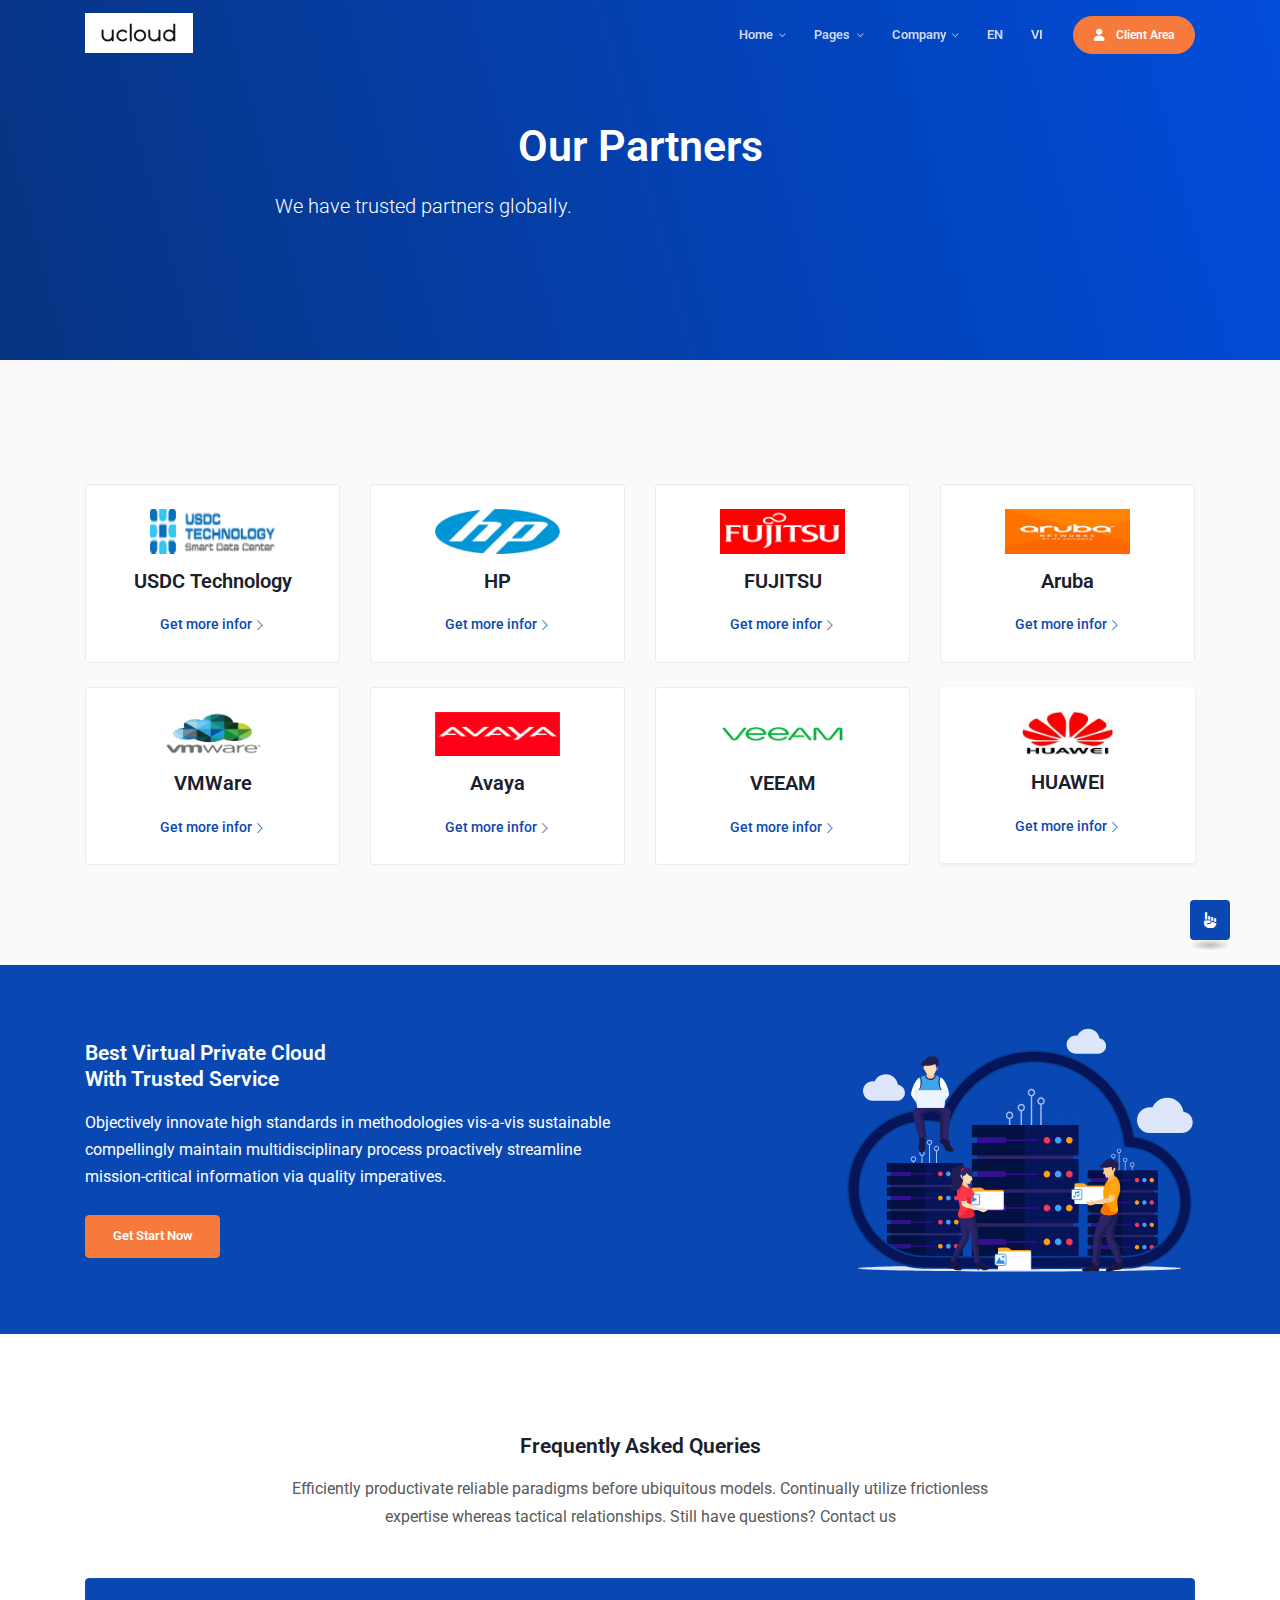
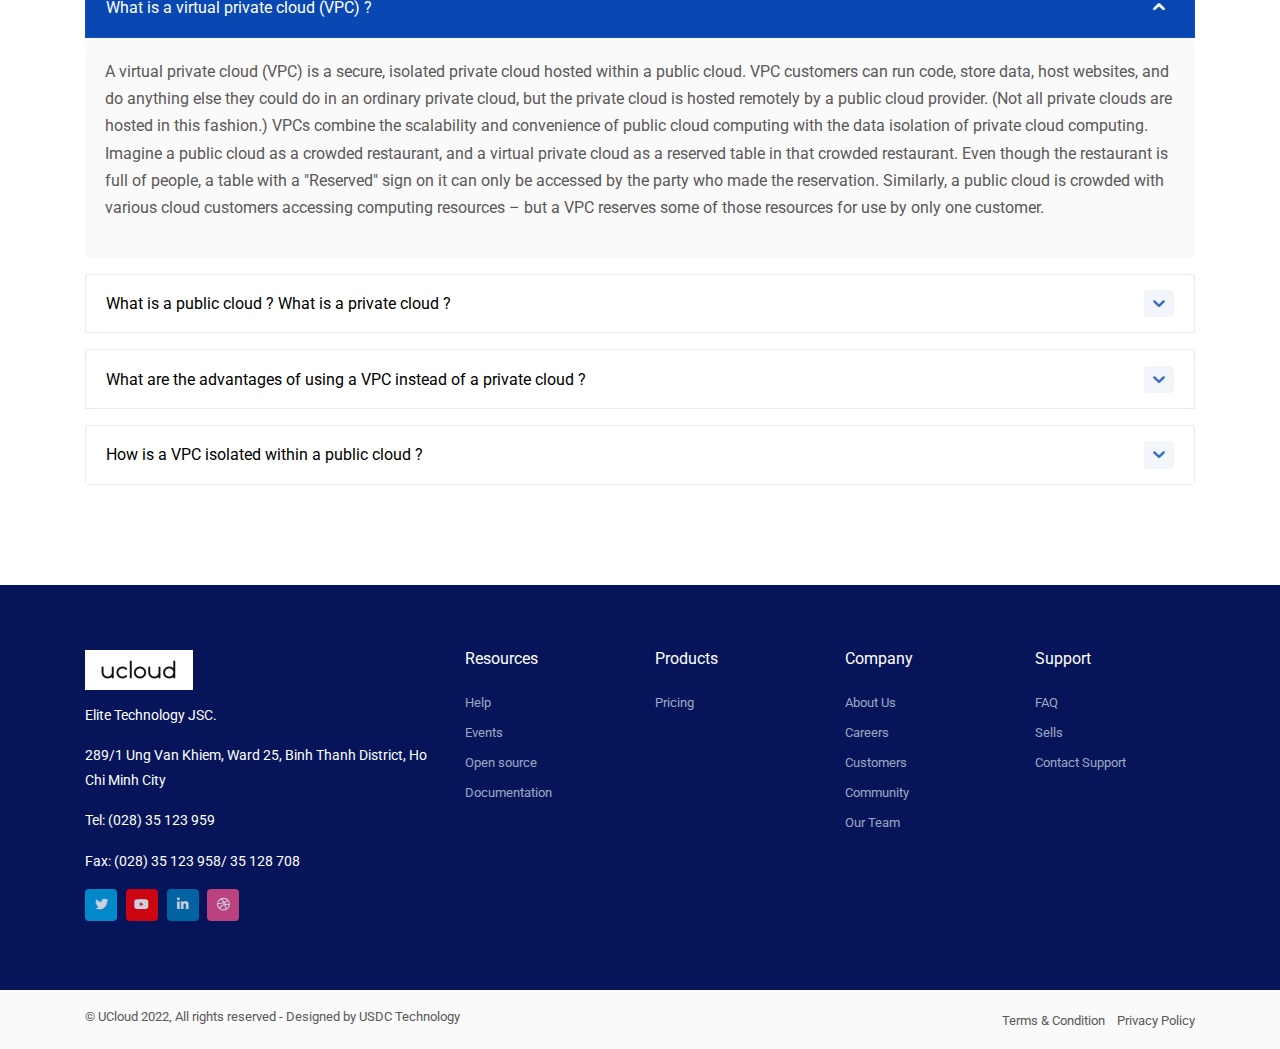
<file: partners.html>
<!DOCTYPE html>
<html lang="en">

<head>
    <meta charset="utf-8">
    <meta name="viewport" content="width=device-width, initial-scale=1, shrink-to-fit=no">
    <meta http-equiv="X-UA-Compatible" content="ie=edge">

    <!--favicon icon-->
    <link rel="icon" href="assets/img/favicon.png" type="image/png" sizes="16x16">

    <!--title-->
    <title>UCloud - Your Cloud - Your Bussiness</title>

    <!--build:css-->
    <link rel="stylesheet" href="assets/css/main.css">
    <!-- endbuild -->
</head>

<body>

    <!--preloader start-->
    <div id="preloader">
        <div class="preloader-wrap">
            <img src="assets/img/logo-color.png" alt="logo" class="img-fluid" />
            <div class="preloader">
                <i>.</i>
                <i>.</i>
                <i>.</i>
            </div>
        </div>
    </div>
    <!--preloader end-->
    <!--header section start-->
    <header id="header" class="header-main">
        <!--main header menu start-->
        <div id="logoAndNav" class="main-header-menu-wrap bg-transparent fixed-top">
            <div class="container">
                <nav class="js-mega-menu navbar navbar-expand-md header-nav">

                    <!--logo start-->
                    <a class="navbar-brand pt-0" href="index.html"><img src="assets/img/logo-white.png" alt="logo" class="img-fluid" /></a>
                    <!--logo end-->

                    <!--responsive toggle button start-->
                    <button type="button" class="navbar-toggler btn" aria-expanded="false" aria-controls="navBar" data-toggle="collapse" data-target="#navBar">
                        <span id="hamburgerTrigger">
                          <span class="ti-menu"></span>
                        </span>
                    </button>
                    <!--responsive toggle button end-->
                  
                    <!--main menu start-->
                    <div id="navBar" class="collapse navbar-collapse">
                        <ul class="navbar-nav ml-auto main-navbar-nav">
                            <!--home start-->
                            <li class="nav-item hs-has-mega-menu custom-nav-item" data-position="center">
                                <a id="homeMegaMenu" class="nav-link custom-nav-link main-link-toggle" href="javascript:void(0);" aria-haspopup="true" aria-expanded="false">Home</a>

                                <!--home mega menu start-->
                                <div class="hs-mega-menu main-sub-menu w-100" aria-labelledby="homeMegaMenu">
                                    <div class="row no-gutters">
                                        <div class="col-lg-5 col-sm-6 col-12 gray-light-bg custom-radius-left">
                                            <div class="menu-item-wrap p-4">
                                                
                                                <ul class="list-unstyled content-feature-list mb-2">
                                                    
                                                </ul>
                                            </div>
                                        </div>

                                        <div class="col-lg-7 col-sm-6 col-12 custom-radius-right">
                                            <div class="row no-gutters p-4">
                                                <div class="col-sm-12">
                                                    <span class="sub-menu-title">Our Service</span>
                                                    <ul class="home-demo-list">
                                                        <li><a href="index.html"><i class="fad fa-home-lg mr-2 text-danger"></i>Virtual Private Cloud</a></li>
                                                        
                                                    </ul>
                                                </div>
                                            </div>
                                        </div>
                                    </div>
                                    <!-- Mega Menu Banner -->
                                    <div class="u-header__product-banner">
                                        <div class="u-header__product-banner-content text-center text-white">
                                           
                                            <a class="btn btn-brand-03" href="https://customer.ucloud.vn/login">Get Started<span class="ti-arrow-right pl-2"></span></a>
                                        </div>
                                    </div>
                                    <!-- End Mega Menu Banner -->
                                </div>
                                <!--home mega menu end-->
                            </li>
                            <!--home end-->

                            <!--pages start-->
                            <li class="nav-item hs-has-sub-menu custom-nav-item">
                                <a id="pagesMegaMenu" class="nav-link custom-nav-link main-link-toggle" href="javascript:void(0);" aria-haspopup="true" aria-expanded="false" aria-labelledby="pagesSubMenu">Pages</a>

                                <!-- Pages - Submenu -->
                                <ul id="pagesSubMenu" class="hs-sub-menu main-sub-menu" aria-labelledby="pagesMegaMenu" style="min-width: 230px;">
                                    
                                    <li class="hs-has-sub-menu">
                                        <a id="navLinkPagesPricing" class="nav-link sub-menu-nav-link sub-link-toggle" href="javascript:void(0);" aria-haspopup="true" aria-expanded="false" aria-controls="navSubmenuPagesPricing">Pricing</a>

                                        <ul id="navSubmenuPagesPricing" class="hs-sub-menu main-sub-menu" aria-labelledby="navLinkPagesPricing" style="min-width: 230px;">
                                            <li><a class="nav-link sub-menu-nav-link" href="pricing-default.html">Virtual Private Cloud</a></li>
                                           
                                            
                                        </ul>
                                   <li class="nav-item submenu-item">
                                        <a class="nav-link sub-menu-nav-link" href="blog-grid.html">Blog</a>
                                    </li>
                                    
                                    <li class="hs-has-sub-menu">
                                        <a id="navLinkPagesLogin" class="nav-link sub-menu-nav-link sub-link-toggle" href="javascript:void(0);" aria-haspopup="true" aria-expanded="false" aria-controls="navSubmenuPagesLogin">Login &amp; Signup</a>

                                        <ul id="navSubmenuPagesLogin" class="hs-sub-menu main-sub-menu" aria-labelledby="navLinkPagesLogin" style="min-width: 230px;">
                                            <li><a class="nav-link sub-menu-nav-link" href="https://customer.ucloud.vn/login">Login</a>
                                            </li>
                                            <li><a class="nav-link sub-menu-nav-link" href="https://customer.ucloud.vn/register.php">Signup</a>
                                            </li>
                                           
                                        </ul>
                                    </li>
                                </ul>
                                <!-- End Pages - Submenu -->
                            </li>
                            <!--pages end-->


                    

                        

                           
                            <!--about start-->
                            <li class="nav-item hs-has-mega-menu custom-nav-item position-relative" data-position="center">
                                <a id="aboutMegaMenu" class="nav-link custom-nav-link main-link-toggle" href="JavaScript:Void(0);" aria-haspopup="true" aria-expanded="false">Company</a>

                                <!--about submenu start-->
                                <div class="hs-mega-menu main-sub-menu" style="width: 320px" aria-labelledby="aboutMegaMenu">
                                    <!--menu title with subtitle and icon item start-->
                                    <div class="title-with-icon-item">
                                        <a class="title-with-icon-link" href="contact-us.html">
                                            <div class="media align-items-center">
                                                <img class="menu-titile-icon" src="assets/img/chat-mobile.svg" alt="SVG">
                                                <div class="media-body">
                                                    <span class="u-header__promo-title">Contact Us</span>
                                                    <small class="u-header__promo-text">Face any problem contact with us
                                                    </small>
                                                </div>
                                            </div>
                                        </a>
                                    </div>
                                    <!--menu title with subtitle and icon item end-->

                                    <!--menu title with subtitle and icon item start-->
                                    <div class="title-with-icon-item">
                                        <a class="title-with-icon-link" href="about-us.html">
                                            <div class="media align-items-center">
                                                <img class="menu-titile-icon" src="assets/img/community.svg" alt="SVG">
                                                <div class="media-body">
                                                    <span class="u-header__promo-title">About Us</span>
                                                    <small class="u-header__promo-text">We are leading VPC company
                                                    </small>
                                                </div>
                                            </div>
                                        </a>
                                    </div>
                                    <!--menu title with subtitle and icon item end-->

                                    <!--menu title with subtitle and icon item start-->
                                    <div class="title-with-icon-item">
                                        <a class="title-with-icon-link" href="partners.html">
                                            <div class="media align-items-center">
                                                <img class="menu-titile-icon" src="assets/img/partner.svg" alt="SVG">
                                                <div class="media-body">
                                                    <span class="u-header__promo-title">Our Partner</span>
                                                    <small class="u-header__promo-text">We have trusted partners globally
                                                    </small>
                                                </div>
                                            </div>
                                        </a>
                                    </div>
                                    <!--menu title with subtitle and icon item end-->

                                   
                                </div>
                                <!--about submenu end-->
                            </li>
                            <!--about end-->
                               <!--language change start-->
                            <div class="nav-item hs-has-sub-menu custom-nav-item">
                                <div class="font-weight-normal">
                                    <a class="nav-link custom-nav-link" href="#" language="english">EN</a>
                                </div>
                            </div>
                            <div class="nav-item hs-has-sub-menu custom-nav-item">
                                <div class="font-weight-normal">
                                    <a class="nav-link custom-nav-link" href="#" language="vietnam">VI</a>
                                </div>
                            </div>

                            <!--language change end-->
                            <!--button start-->
                            <li class="nav-item header-nav-last-item d-flex align-items-center">
                                <a class="btn btn-brand-03 animated-btn" href="https://customer.ucloud.vn/login" target="">
                                    <span class="fa fa-user pr-2"></span> Client Area
                                </a>
                            </li>
                            <!--button end-->
                        </ul>
                    </div>
                    <!--main menu end-->
                </nav>
            </div>
        </div>
        <!--main header menu end-->
    </header>
    <!--header section end-->

    <div class="main">

        <!--hero section start-->
        <section class="ptb-120 gradient-bg">
            <div class="container">
                <div class="row justify-content-center">
                    <div class="col-md-7 col-lg-8">
                        <div class="hero-content-wrap text-white text-center position-relative">
                            <h1 class="text-white">Our Partners</h1>
                            <p class="lead">We have trusted partners globally.</p>
                        </div>
                    </div>
                </div>
            </div>
        </section>
        <!--hero section end-->

        <!--our partners section start-->
        <section class="our-partner-section ptb-100 gray-light-bg">
            <div class="container">
                <div class="row">
                    <div class="col-md-4 col-lg-3">
                        <div class="single-partner-wrap card-bottom-line bg-white border rounded text-center p-4 mt-4">
                            <div class="partner-logo mb-3">
                                <img src="assets/img/clients-logo-01.png" alt="partner logo" class="img-fluid" />
                            </div>
                            <div class="partner-heading mb-2">
                                <h5 class="mb-0">USDC Technology</h5>
                                <h6><strong></strong></h6>
                            </div>
                            <div class="partner-info">
                                <p></p>
                                   <a href="https://usdc.vn"class="view-details-link">Get more infor<span class="ti-angle-right"></span></a>
                            </div>
                        </div>
                    </div>
                    <div class="col-md-4 col-lg-3">
                        <div class="single-partner-wrap card-bottom-line bg-white border rounded text-center p-4 mt-4">
                            <div class="partner-logo mb-3">
                                <img src="assets/img/clients-logo-02.png" alt="partner logo" class="img-fluid" />
                            </div>
                            <div class="partner-heading mb-2">
                                <h5 class="mb-0">HP</h5>
                                <h6><strong></strong></h6>
                            </div>
                            <div class="partner-info">
                                <p></p>
                                <a href="https://www.hp.com/"class="view-details-link">Get more infor<span class="ti-angle-right"></span></a>
                            </div>
                        </div>
                    </div>
                    <div class="col-md-4 col-lg-3">
                        <div class="single-partner-wrap card-bottom-line bg-white border rounded text-center p-4 mt-4">
                            <div class="partner-logo mb-3">
                                <img src="assets/img/clients-logo-03.png" alt="partner logo" class="img-fluid" />
                            </div>
                            <div class="partner-heading mb-2">
                                <h5 class="mb-0">FUJITSU</h5>
                                <h6><strong></strong></h6>
                            </div>
                            <div class="partner-info">
                                <p></p>
                                 <a href="https://www.fujitsu.com/"class="view-details-link">Get more infor<span class="ti-angle-right"></span></a>
                            </div>
                        </div>
                    </div>
                    <div class="col-md-4 col-lg-3">
                        <div class="single-partner-wrap card-bottom-line bg-white border rounded text-center p-4 mt-4">
                            <div class="partner-logo mb-3">
                                <img src="assets/img/clients-logo-04.png" alt="partner logo" class="img-fluid" />
                            </div>
                            <div class="partner-heading mb-2">
                                <h5 class="mb-0">Aruba</h5>
                                <h6><strong></strong></h6>
                            </div>
                            <div class="partner-info">
                                <p></p>
                                 <a href="https://aruba.com.vn/"class="view-details-link">Get more infor<span class="ti-angle-right"></span></a>
                            </div>
                        </div>
                    </div>
                    <div class="col-md-4 col-lg-3">
                        <div class="single-partner-wrap card-bottom-line bg-white border rounded text-center p-4 mt-4">
                            <div class="partner-logo mb-3">
                                <img src="assets/img/clients-logo-05.png" alt="partner logo" class="img-fluid" />
                            </div>
                            <div class="partner-heading mb-2">
                                <h5 class="mb-0">VMWare</h5>
                                <h6><strong></strong></h6>
                            </div>
                            <div class="partner-info">
                                <p></p>
                                 <a href="https://www.vmware.com/"class="view-details-link">Get more infor<span class="ti-angle-right"></span></a>
                            </div>     
                        </div>
                    </div>
                    <div class="col-md-4 col-lg-3">
                        <div class="single-partner-wrap card-bottom-line bg-white border rounded text-center p-4 mt-4">
                            <div class="partner-logo mb-3">
                                <img src="assets/img/clients-logo-06.png" alt="partner logo" class="img-fluid" />
                            </div>
                            <div class="partner-heading mb-2">
                                <h5 class="mb-0">Avaya</h5>
                                <h6><strong></strong></h6>
                            </div>
                            <div class="partner-info">
                                <p></p>
                                 <a href="https://www.avaya.com/en/"class="view-details-link">Get more infor<span class="ti-angle-right"></span></a>
                            </div>
                        </div>
                    </div>
                    <div class="col-md-4 col-lg-3">
                        <div class="single-partner-wrap card-bottom-line bg-white border rounded text-center p-4 mt-4">
                            <div class="partner-logo mb-3">
                                <img src="assets/img/clients-logo-07.png" alt="partner logo" class="img-fluid" />
                            </div>
                            <div class="partner-heading mb-2">
                                <h5 class="mb-0">VEEAM</h5>
                                <h6><strong></strong></h6>
                            </div>
                            <div class="partner-info">
                                <p></p>
                                 <a href="https://www.veeam.com/"class="view-details-link">Get more infor<span class="ti-angle-right"></span></a>
                            </div>     
                        </div>
                    </div>
                    <div class="col-md-4 col-lg-3">
                        <div class="single-partner-wrap card-bottom-line bg-white shadow-sm rounded text-center p-4 mt-4">
                            <div class="partner-logo mb-3">
                                <img src="assets/img/clients-logo-08.png" alt="partner logo" class="img-fluid" />
                            </div>
                            <div class="partner-heading mb-2">
                                <h5 class="mb-0">HUAWEI</h5>
                                <h6><strong></strong></h6>
                            </div>
                            <div class="partner-info">
                                <p></p>
                                <a href="https://e.huawei.com/"class="view-details-link">Get more infor<span class="ti-angle-right"></span></a>
                        </div>
                    </div>

                </div>
            </div>
        </section>
        <!--our partners section end-->

        <!--call to action section start-->
        <section class="ptb-60 primary-bg">
            <div class="container">
                <div class="row align-items-center justify-content-between">
                    <div class="col-md-7 col-lg-6">
                        <div class="cta-content-wrap text-white">
                            <h2 class="text-white">Best Virtual Private Cloud <br> With Trusted Service</h2>
                            <p>Objectively innovate high standards in methodologies vis-a-vis sustainable compellingly maintain multidisciplinary process proactively streamline mission-critical information via quality imperatives. </p>
                        </div>
                        <div class="action-btns mt-4">
                            <a href="pricing-default.html" class="btn btn-brand-03"> Get Start Now </a>
                        </div>
                    </div>
                    <div class="col-md-5 col-lg-4">
                        <div class="cta-img-wrap text-center">
                            <img src="assets/img/cta-new.svg" class="img-fluid" alt="server room">
                        </div>
                    </div>
                </div>
            </div>
        </section>
        <!--call to action section end-->

        <!--faq section start-->
        <section id="faq" class="ptb-100 ">
            <div class="container">
                <div class="row justify-content-center">
                    <div class="col-md-9 col-lg-8">
                        <div class="section-heading text-center mb-5">
                            <h2>Frequently Asked Queries</h2>
                            <p>Efficiently productivate reliable paradigms before ubiquitous models. Continually utilize frictionless expertise whereas tactical relationships. Still have questions? Contact us</p>
                        </div>
                    </div>
                </div>
                <div class="row align-items-center">
                    <div class="col-md-12 col-lg-12">
                        <div id="accordion" class="accordion faq-wrap">
                            <div class="card mb-3">
                                <a class="card-header " data-toggle="collapse" href="#collapse0" aria-expanded="false">
                                    <h6 class="mb-0 d-inline-block">What is a virtual private cloud (VPC) ?</h6>
                                </a>
                                <div id="collapse0" class="collapse show" data-parent="#accordion" style="">
                                    <div class="card-body white-bg">
                                        <p>A virtual private cloud (VPC) is a secure, isolated private cloud hosted within a public cloud. VPC customers can run code, store data, host websites, and do anything else they could do in an ordinary private cloud, but the private cloud is hosted remotely by a public cloud provider. (Not all private clouds are hosted in this fashion.) VPCs combine the scalability and convenience of public cloud computing with the data isolation of private cloud computing. Imagine a public cloud as a crowded restaurant, and a virtual private cloud as a reserved table in that crowded restaurant. Even though the restaurant is full of people, a table with a "Reserved" sign on it can only be accessed by the party who made the reservation. Similarly, a public cloud is crowded with various cloud customers accessing computing resources – but a VPC reserves some of those resources for use by only one customer. </p>
                                    </div>
                                </div>
                            </div>
                            <div class="card my-3">
                                <a class="card-header collapsed" data-toggle="collapse" href="#collapse1" aria-expanded="false">
                                    <h6 class="mb-0 d-inline-block">What is a public cloud ? What is a private cloud ?</h6>
                                </a>
                                <div id="collapse1" class="collapse " data-parent="#accordion" style="">
                                    <div class="card-body white-bg">
                                        <p>A public cloud is shared cloud infrastructure. Multiple customers of the cloud vendor access that same infrastructure, although their data is not shared – just like every person in a restaurant orders from the same kitchen, but they get different dishes. Public cloud service providers include AWS, Google Cloud Platform, and Microsoft Azure, among others. The technical term for multiple separate customers accessing the same cloud infrastructure is "multitenancy". A private cloud, however, is single-tenant. A private cloud is a cloud service that is exclusively offered to one organization. A virtual private cloud (VPC) is a private cloud within a public cloud; no one else shares the VPC with the VPC customer. </p>
                                    </div>
                                </div>
                            </div>
                            <div class="card my-3">
                                <a class="card-header collapsed" data-toggle="collapse" href="#collapse2" aria-expanded="false">
                                    <h6 class="mb-0 d-inline-block">What are the advantages of using a VPC instead of a private cloud ?</h6>
                                </a>
                                <div id="collapse2" class="collapse " data-parent="#accordion" style="">
                                    <div class="card-body white-bg">
                                        <p>Scalability: Because a VPC is hosted by a public cloud provider, customers can add more computing resources on demand. Easy hybrid cloud deployment: It's relatively simple to connect a VPC to a public cloud or to on-premises infrastructure via the VPN. (Learn about hybrid clouds and their advantages.) Better performance: Cloud-hosted websites and applications typically perform better than those hosted on local on-premises servers. Better security: The public cloud providers that offer VPCs often have more resources for updating and maintaining the infrastructure, especially for small and mid-market businesses. For large enterprises or any companies that face extremely tight data security regulations, this is less of an advantage. </p>
                                    </div>
                                </div>
                            </div>
                            <div class="card mt-3">
                                <a class="card-header collapsed" data-toggle="collapse" href="#collapse3" aria-expanded="false">
                                    <h6 class="mb-0 d-inline-block">How is a VPC isolated within a public cloud ?</h6>
                                </a>
                                <div id="collapse3" class="collapse " data-parent="#accordion" style="">
                                    <div class="card-body white-bg">
                                        <p>A VPC isolates computing resources from the other computing resources available in the public cloud. The key technologies for isolating a VPC from the rest of the public cloud are: Subnets: A subnet is a range of IP addresses within a network that are reserved so that they're not available to everyone within the network, essentially dividing part of the network for private use. In a VPC these are private IP addresses that are not accessible via the public Internet, unlike typical IP addresses, which are publicly visible. VLAN: A LAN is a local area network, or a group of computing devices that are all connected to each other without the use of the Internet. A VLAN is a virtual LAN. Like a subnet, a VLAN is a way of partitioning a network, but the partitioning takes place at a different layer within the OSI model (layer 2 instead of layer 3). VPN: A virtual private network (VPN) uses encryption to create a private network over the top of a public network. VPN traffic passes through publicly shared Internet infrastructure – routers, switches, etc. – but the traffic is scrambled and not visible to anyone. A VPC will have a dedicated subnet and VLAN that are only accessible by the VPC customer. This prevents anyone else within the public cloud from accessing computing resources within the VPC – effectively placing the "Reserved" sign on the table. The VPC customer connects via VPN to their VPC, so that data passing into and out of the VPC is not visible to other public cloud users. </p>
                                    </div>
                                </div>
                            </div>
                        </div>
                    </div>
                </div>
            </div>
        </section>
        <!--faq section end-->

    </div>

     <!--footer section start-->
    <footer class="footer-1 ptb-60 dark-bg ">
        <div class="container">
            <div class="row">
                <div class="col-md-12 col-lg-4 mb-4 mb-md-4 mb-sm-4 mb-lg-0">
                    <a href="#" class="navbar-brand mb-2">
                        <img src="assets/img/logo-white.png" alt="logo" class="img-fluid">
                    </a>
                    <p>Elite Technology JSC.</p>
                    <p>289/1 Ung Van Khiem, Ward 25, Binh Thanh District, Ho Chi Minh City
                    <p>Tel: (028) 35 123 959 </p>
                    <p>Fax: (028) 35 123 958/ 35 128 708</p>
                    <ul class="list-inline social-list-default background-color social-hover-2 mt-2">
                        <li class="list-inline-item"><a class="twitter" href="#"><i class="fab fa-twitter"></i></a></li>
                        <li class="list-inline-item"><a class="youtube" href="#"><i class="fab fa-youtube"></i></a></li>
                        <li class="list-inline-item"><a class="linkedin" href="#"><i class="fab fa-linkedin-in"></i></a></li>
                        <li class="list-inline-item"><a class="dribbble" href="#"><i class="fab fa-dribbble"></i></a></li>
                    </ul>
                </div>
                <div class="col-md-12 col-lg-8">
                    <div class="row mt-0">
                        <div class="col-sm-6 col-md-3 col-lg-3 mb-4 mb-sm-4 mb-md-0 mb-lg-0">
                            <h6 class="font-weight-normal">Resources</h6>
                            <ul>
                                <li>
                                    <a href="#">Help</a>
                                </li>
                                <li>
                                    <a href="#">Events</a>
                                </li>
                               
                                <li>
                                    <a href="#">Open source</a>
                                </li>
                                <li>
                                    <a href="#">Documentation</a>
                                </li>
                            </ul>
                        </div>
                        <div class="col-sm-6 col-md-3 col-lg-3 mb-4 mb-sm-4 mb-md-0 mb-lg-0">
                            <h6 class="font-weight-normal">Products</h6>
                            <ul>
                                <li>
                                    <a href="#">Pricing</a>
                                </li>
                               
                               
                         
                                
                            </ul>
                        </div>
                        <div class="col-sm-6 col-md-3 col-lg-3 mb-4 mb-sm-4 mb-md-0 mb-lg-0">
                            <h6 class="font-weight-normal">Company</h6>
                            <ul>
                                <li>
                                    <a href="#">About Us</a>
                                </li>
                                <li>
                                    <a href="#">Careers</a>
                                </li>
                                <li>
                                    <a href="#">Customers</a>
                                </li>
                                <li>
                                    <a href="#">Community</a>
                                </li>
                                <li>
                                    <a href="#">Our Team</a>
                                </li>
                            </ul>
                        </div>
                        <div class="col-sm-6 col-md-3 col-lg-3">
                            <h6 class="font-weight-normal">Support</h6>
                            <ul>
                                <li>
                                    <a href="#">FAQ</a>
                                </li>
                                <li>
                                    <a href="#">Sells</a>
                                </li>
                                <li>
                                    <a href="#">Contact Support</a>
                                </li>
                                
                            </ul>
                        </div>
                    </div>
                </div>
            </div>
        </div>
        <!--end of container-->
    </footer>

    <!--footer bottom copyright start-->
    <div class="footer-bottom py-3 gray-light-bg">
        <div class="container">
            <div class="row">
                <div class="col-md-6 col-lg-7">
                    <div class="copyright-wrap small-text">
                        <p class="mb-0">&copy; UCloud 2022, All rights reserved - Designed by USDC Technology</p>
                    </div>
                </div>
                <div class="col-md-6 col-lg-5">
                    <div class="terms-policy-wrap text-lg-right text-md-right text-left">
                        <ul class="list-inline">
                            <li class="list-inline-item"><a class="small-text" href="terms-condition.html">Terms & Condition</a></li>
                            <li class="list-inline-item"><a class="small-text" href="privacy-policy.html">Privacy Policy</a></li>
                        </ul>
                    </div>
                </div>
            </div>
        </div>
    </div>
    <!--footer bottom copyright end-->
    <!--footer section end-->
    <!--scroll bottom to top button start-->
    <div class="scroll-top scroll-to-target primary-bg text-white" data-target="html">
        <span class="fas fa-hand-point-up"></span>
    </div>
    <!--scroll bottom to top button end-->
    <!--build:js-->
    <script src="assets/js/vendors/jquery-3.5.1.min.js"></script>
    <script src="assets/js/vendors/popper.min.js"></script>
    <script src="assets/js/vendors/bootstrap.min.js"></script>
    <script src="assets/js/vendors/bootstrap-slider.min.js"></script>
    <script src="assets/js/vendors/jquery.easing.min.js"></script>
    <script src="assets/js/vendors/owl.carousel.min.js"></script>
    <script src="assets/js/vendors/countdown.min.js"></script>
    <script src="assets/js/vendors/jquery.waypoints.min.js"></script>
    <script src="assets/js/vendors/jquery.rcounterup.js"></script>
    <script src="assets/js/vendors/magnific-popup.min.js"></script>
    <script src="assets/js/vendors/validator.min.js"></script>
    <script src="assets/js/vendors/hs.megamenu.js"></script>
    <script src="assets/js/app.js"></script>
    <!--endbuild-->
</body>

</html>
</file>
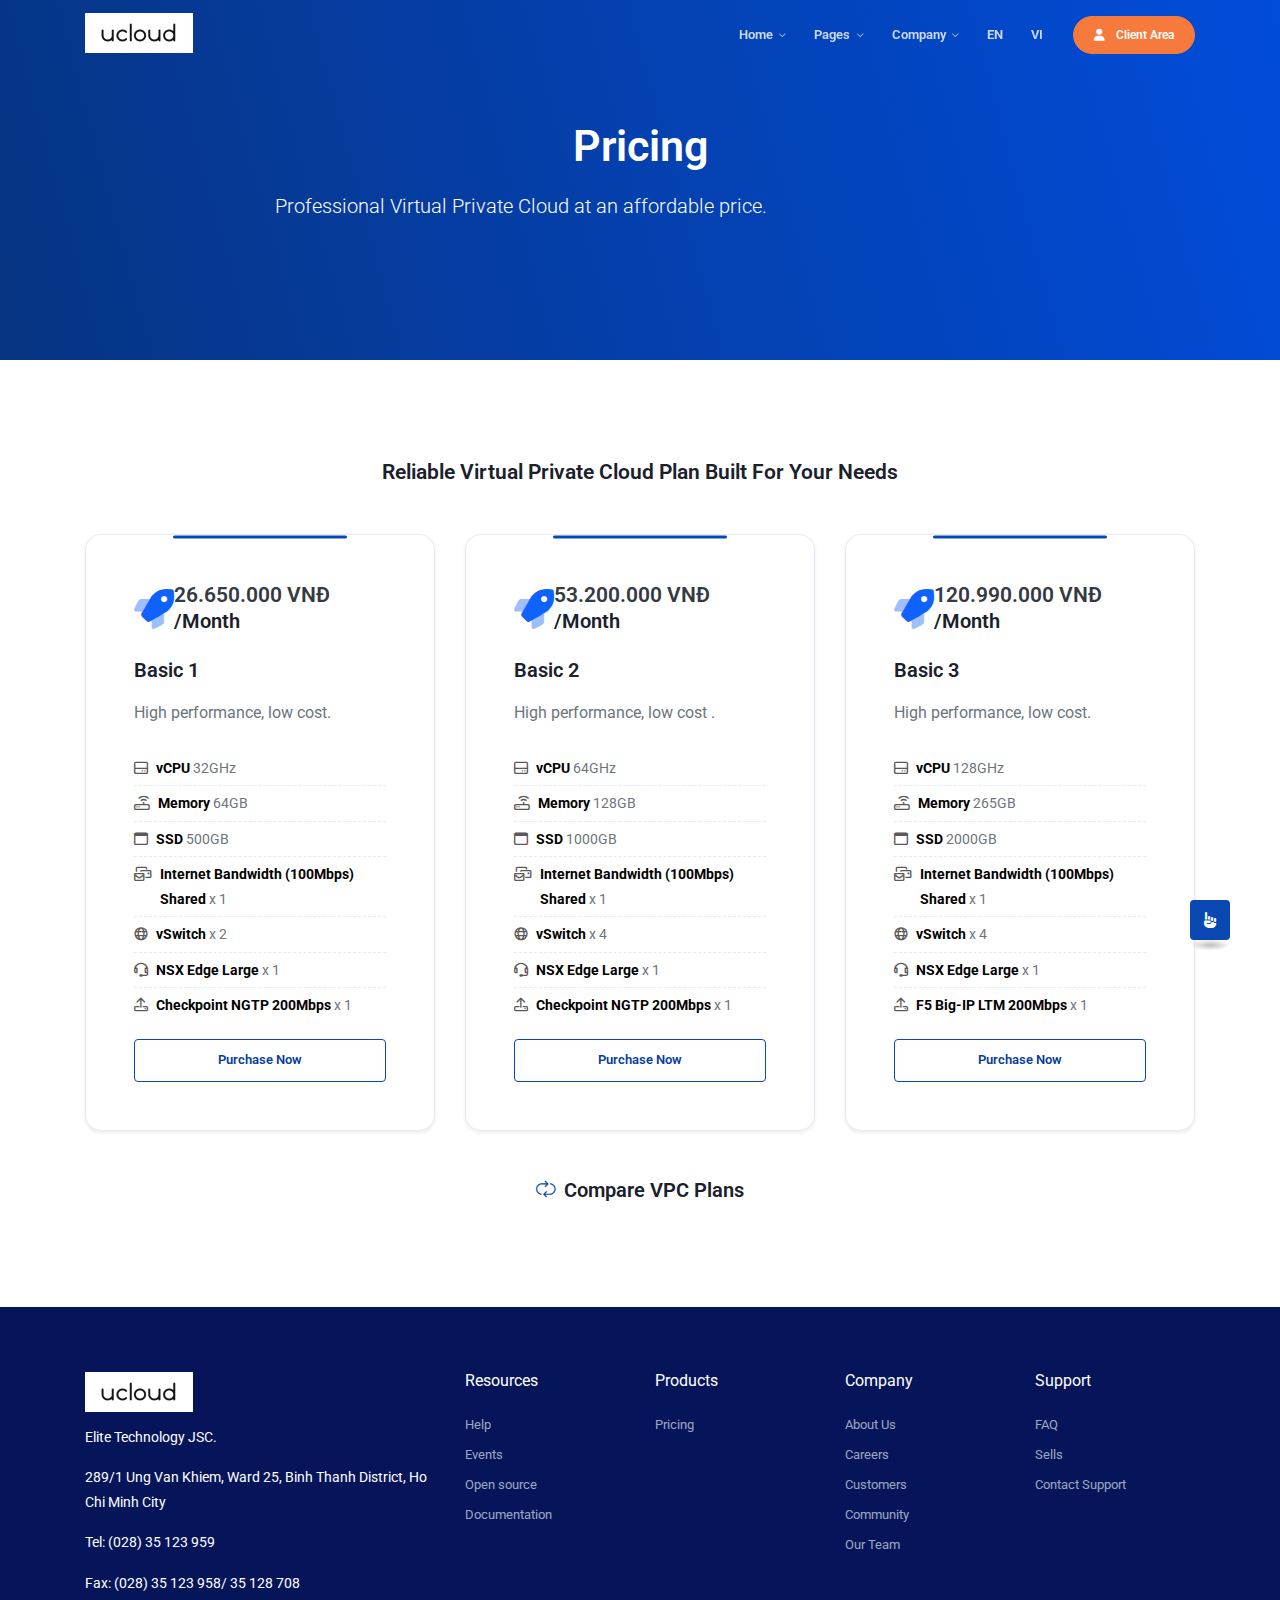
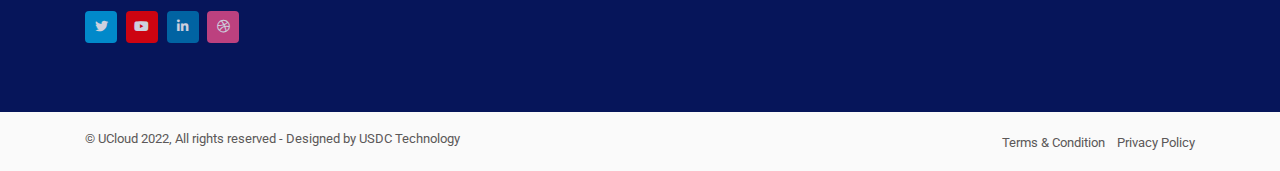
<file: pricing-default.html>
<!DOCTYPE html>
<html lang="en">

<head>
    <meta charset="utf-8">
    <meta name="viewport" content="width=device-width, initial-scale=1, shrink-to-fit=no">
    <meta http-equiv="X-UA-Compatible" content="ie=edge">

    <!--favicon icon-->
    <link rel="icon" href="assets/img/favicon.png" type="image/png" sizes="16x16">

    <!--title-->
    <title>UCloud - Your Cloud - Your Bussiness</title>

    <!--build:css-->
    <link rel="stylesheet" href="assets/css/main.css">
    <!-- endbuild -->
</head>

<body>

    <!--preloader start-->
    <div id="preloader">
        <div class="preloader-wrap">
            <img src="assets/img/logo-color.png" alt="logo" class="img-fluid" />
            <div class="preloader">
                <i>.</i>
                <i>.</i>
                <i>.</i>
            </div>
        </div>
    </div>
    <!--preloader end-->
    <!--header section start-->
    <header id="header" class="header-main">
        <!--main header menu start-->
        <div id="logoAndNav" class="main-header-menu-wrap bg-transparent fixed-top">
            <div class="container">
                <nav class="js-mega-menu navbar navbar-expand-md header-nav">

                    <!--logo start-->
                    <a class="navbar-brand pt-0" href="index.html"><img src="assets/img/logo-white.png" alt="logo" class="img-fluid" /></a>
                    <!--logo end-->

                    <!--responsive toggle button start-->
                    <button type="button" class="navbar-toggler btn" aria-expanded="false" aria-controls="navBar" data-toggle="collapse" data-target="#navBar">
                        <span id="hamburgerTrigger">
                          <span class="ti-menu"></span>
                        </span>
                    </button>
                    <!--responsive toggle button end-->
                  
                    <!--main menu start-->
                    <div id="navBar" class="collapse navbar-collapse">
                        <ul class="navbar-nav ml-auto main-navbar-nav">
                            <!--home start-->
                            <li class="nav-item hs-has-mega-menu custom-nav-item" data-position="center">
                                <a id="homeMegaMenu" class="nav-link custom-nav-link main-link-toggle" href="javascript:void(0);" aria-haspopup="true" aria-expanded="false">Home</a>

                                <!--home mega menu start-->
                                <div class="hs-mega-menu main-sub-menu w-100" aria-labelledby="homeMegaMenu">
                                    <div class="row no-gutters">
                                        <div class="col-lg-5 col-sm-6 col-12 gray-light-bg custom-radius-left">
                                            <div class="menu-item-wrap p-4">
                                                
                                                <ul class="list-unstyled content-feature-list mb-2">
                                                    
                                                </ul>
                                            </div>
                                        </div>

                                        <div class="col-lg-7 col-sm-6 col-12 custom-radius-right">
                                            <div class="row no-gutters p-4">
                                                <div class="col-sm-12">
                                                    <span class="sub-menu-title">Our Service</span>
                                                    <ul class="home-demo-list">
                                                        <li><a href="index.html"><i class="fad fa-home-lg mr-2 text-danger"></i>Virtual Private Cloud</a></li>
                                                        
                                                    </ul>
                                                </div>
                                            </div>
                                        </div>
                                    </div>
                                    <!-- Mega Menu Banner -->
                                    <div class="u-header__product-banner">
                                        <div class="u-header__product-banner-content text-center text-white">
                                           
                                            <a class="btn btn-brand-03" href="https://customer.ucloud.vn/login">Get Started<span class="ti-arrow-right pl-2"></span></a>
                                        </div>
                                    </div>
                                    <!-- End Mega Menu Banner -->
                                </div>
                                <!--home mega menu end-->
                            </li>
                            <!--home end-->

                            <!--pages start-->
                            <li class="nav-item hs-has-sub-menu custom-nav-item">
                                <a id="pagesMegaMenu" class="nav-link custom-nav-link main-link-toggle" href="javascript:void(0);" aria-haspopup="true" aria-expanded="false" aria-labelledby="pagesSubMenu">Pages</a>

                                <!-- Pages - Submenu -->
                                <ul id="pagesSubMenu" class="hs-sub-menu main-sub-menu" aria-labelledby="pagesMegaMenu" style="min-width: 230px;">
                                
                            
                                    <li class="hs-has-sub-menu">
                                        <a id="navLinkPagesPricing" class="nav-link sub-menu-nav-link sub-link-toggle" href="javascript:void(0);" aria-haspopup="true" aria-expanded="false" aria-controls="navSubmenuPagesPricing">Pricing</a>

                                        <ul id="navSubmenuPagesPricing" class="hs-sub-menu main-sub-menu" aria-labelledby="navLinkPagesPricing" style="min-width: 230px;">
                                            <li><a class="nav-link sub-menu-nav-link" href="pricing-default.html">Virtual Private Cloud</a></li>
                                           
                                            
                                        </ul>
                                   <li class="nav-item submenu-item">
                                        <a class="nav-link sub-menu-nav-link" href="blog-grid.html">Blog</a>
                                    </li>
                                    
                                    <li class="hs-has-sub-menu">
                                        <a id="navLinkPagesLogin" class="nav-link sub-menu-nav-link sub-link-toggle" href="javascript:void(0);" aria-haspopup="true" aria-expanded="false" aria-controls="navSubmenuPagesLogin">Login &amp; Signup</a>

                                        <ul id="navSubmenuPagesLogin" class="hs-sub-menu main-sub-menu" aria-labelledby="navLinkPagesLogin" style="min-width: 230px;">
                                            <li><a class="nav-link sub-menu-nav-link" href="https://customer.ucloud.vn/login">Login</a>
                                            </li>
                                            <li><a class="nav-link sub-menu-nav-link" href="https://customer.ucloud.vn/register.php">Signup</a>
                                            </li>
                                           
                                        </ul>
                                    </li>
                                </ul>
                                <!-- End Pages - Submenu -->
                            </li>
                            <!--pages end-->


                    

                        

                           
                            <!--about start-->
                            <li class="nav-item hs-has-mega-menu custom-nav-item position-relative" data-position="center">
                                <a id="aboutMegaMenu" class="nav-link custom-nav-link main-link-toggle" href="JavaScript:Void(0);" aria-haspopup="true" aria-expanded="false">Company</a>

                                <!--about submenu start-->
                                <div class="hs-mega-menu main-sub-menu" style="width: 320px" aria-labelledby="aboutMegaMenu">
                                    <!--menu title with subtitle and icon item start-->
                                    <div class="title-with-icon-item">
                                        <a class="title-with-icon-link" href="contact-us.html">
                                            <div class="media align-items-center">
                                                <img class="menu-titile-icon" src="assets/img/chat-mobile.svg" alt="SVG">
                                                <div class="media-body">
                                                    <span class="u-header__promo-title">Contact Us</span>
                                                    <small class="u-header__promo-text">Face any problem contact with us
                                                    </small>
                                                </div>
                                            </div>
                                        </a>
                                    </div>
                                    <!--menu title with subtitle and icon item end-->

                                    <!--menu title with subtitle and icon item start-->
                                    <div class="title-with-icon-item">
                                        <a class="title-with-icon-link" href="about-us.html">
                                            <div class="media align-items-center">
                                                <img class="menu-titile-icon" src="assets/img/community.svg" alt="SVG">
                                                <div class="media-body">
                                                    <span class="u-header__promo-title">About Us</span>
                                                    <small class="u-header__promo-text">We are leading VPC company
                                                    </small>
                                                </div>
                                            </div>
                                        </a>
                                    </div>
                                    <!--menu title with subtitle and icon item end-->

                                    <!--menu title with subtitle and icon item start-->
                                    <div class="title-with-icon-item">
                                        <a class="title-with-icon-link" href="partners.html">
                                            <div class="media align-items-center">
                                                <img class="menu-titile-icon" src="assets/img/partner.svg" alt="SVG">
                                                <div class="media-body">
                                                    <span class="u-header__promo-title">Our Partner</span>
                                                    <small class="u-header__promo-text">We have trusted partners globally
                                                    </small>
                                                </div>
                                            </div>
                                        </a>
                                    </div>
                                    <!--menu title with subtitle and icon item end-->

                                   
                                </div>
                                <!--about submenu end-->
                            </li>
                            <!--about end-->
                               <!--language change start-->
                            <div class="nav-item hs-has-sub-menu custom-nav-item">
                                <div class="font-weight-normal">
                                    <a class="nav-link custom-nav-link" href="#" language="english">EN</a>
                                </div>
                            </div>
                            <div class="nav-item hs-has-sub-menu custom-nav-item">
                                <div class="font-weight-normal">
                                    <a class="nav-link custom-nav-link" href="#" language="vietnam">VI</a>
                                </div>
                            </div>

                            <!--language change end-->
                            <!--button start-->
                            <li class="nav-item header-nav-last-item d-flex align-items-center">
                                <a class="btn btn-brand-03 animated-btn" href="https://customer.ucloud.vn/login" target="">
                                    <span class="fa fa-user pr-2"></span> Client Area
                                </a>
                            </li>
                            <!--button end-->
                        </ul>
                    </div>
                    <!--main menu end-->
                </nav>
            </div>
        </div>
        <!--main header menu end-->
    </header>
    <!--header section end-->

    <div class="main">

        <!--page header section start-->
        <section class="ptb-120 gradient-bg">
            <div class="container">
                <div class="row justify-content-center">
                    <div class="col-md-7 col-lg-8">
                        <div class="hero-content-wrap text-white text-center position-relative">
                            <h1 class="text-white">Pricing</h1>
                            <p class="lead">Professional Virtual Private Cloud at an affordable price.</p>
                        </div>
                    </div>
                </div>
            </div>
        </section>
        <!--page header section end-->


        <!--pricing section start-->
        <section class="pricing-section ptb-100 ">
            <div class="container">
                <div class="row justify-content-center">
                    <div class="col-md-9 col-lg-8">
                        <div class="section-heading text-center mb-4">
                             <h2>Reliable Virtual Private Cloud Plan Built For Your Needs</h2>
                            <p class="lead">
                              
                            </p>
                        </div>
                    </div>
                </div>
                <div class="row align-items-center justify-content-md-center justify-content-center">
                    <div class="col-lg-4 col-md-6 col-sm-8">
                        <div class="popular-price bg-white pricing-new-wrapper mt-4 p-5 shadow-sm border">
                            <div class="pricing-price d-flex justify-content-between align-items-center pb-4">
                                <span class="p-icon"><i class="fad fa-rocket color-secondary"></i></span>
                                <div class="h2 mb-0 text-dark">26.650.000 VNĐ <span class="price-cycle h5">/Month</span></div>
                            </div>
                            <div class="pricing-info">
                                <h5>Basic 1</h5>
                                <p class="text-muted">High performance, low cost.</p>
                            </div>
                            <div class="pricing-content">
                                <ul class="list-unstyled pricing-feature-list-2 mt-4">
                                    <li><i class="far fa-hdd mr-2"></i>
                                        <p><strong>vCPU </strong> 32GHz</p>
                                       
                                    </li>
                                    <li><i class="far fa-router mr-2"></i>
                                        <p><strong>Memory</strong> 64GB</p>
                                    </li>
                                    <li><i class="far fa-browser mr-2"></i>
                                        <p><strong>SSD</strong> 500GB</p>
                                    </li>
                                    <li><i class="far fa-mail-bulk mr-2"></i>
                                        <p><strong> Internet Bandwidth (100Mbps) Shared</strong> x 1</p>
                                       

                                    <li><i class="far fa-globe mr-2"></i>
                                        <p><strong>vSwitch</strong> x 2</p>
                                        
                                    </li>

                                    <li><i class="far fa-headset mr-2"></i>
                                        <p><strong>NSX Edge Large</strong> x 1</p>
                                    </li>

                                    <li><i class="far fa-upload mr-2"></i>
                                        <p><strong>Checkpoint NGTP 200Mbps</strong> x 1</p>
                                    </li>
                                </ul>
                             
                                <a href="https://customer.ucloud.vn/index.php?rp=/store/vdc-basic-packs/" class="btn btn-outline-brand-01 btn-block" target="_blank">Purchase Now</a>
                            </div>
                        </div>
                    </div>
                  <div class="col-lg-4 col-md-6 col-sm-8">
                        <div class="popular-price bg-white pricing-new-wrapper mt-4 p-5 shadow-sm border">
                            <div class="pricing-price d-flex justify-content-between align-items-center pb-4">
                                <span class="p-icon"><i class="fad fa-rocket color-secondary"></i></span>
                                <div class="h2 mb-0 text-dark">53.200.000 VNĐ <span class="price-cycle h5">/Month</span></div>
                            </div>
                            <div class="pricing-info">
                                <h5>Basic 2</h5>
                                <p class="text-muted">High performance, low cost .</p>
                            </div>
                            <div class="pricing-content">
                                <ul class="list-unstyled pricing-feature-list-2 mt-4">
                                    <li><i class="far fa-hdd mr-2"></i>
                                        <p><strong>vCPU </strong> 64GHz</p>
                                        
                                    </li>
                                    <li><i class="far fa-router mr-2"></i>
                                        <p><strong>Memory</strong> 128GB</p>
                                    </li>
                                    <li><i class="far fa-browser mr-2"></i>
                                        <p><strong>SSD</strong> 1000GB</p>
                                    </li>
                                    <li><i class="far fa-mail-bulk mr-2"></i>
                                        <p><strong> Internet Bandwidth (100Mbps) Shared</strong> x 1</p>
                                        
                                    </li>

                                    <li><i class="far fa-globe mr-2"></i>
                                        <p><strong>vSwitch</strong> x 4</p>
                                      
                                    </li>

                                    <li><i class="far fa-headset mr-2"></i>
                                        <p><strong>NSX Edge Large</strong> x 1</p>
                                    </li>

                                    <li><i class="far fa-upload mr-2"></i>
                                        <p><strong>Checkpoint NGTP 200Mbps</strong> x 1</p>
                                    </li>
                                </ul>
                               
                                <a href="https://customer.ucloud.vn/index.php?rp=/store/vdc-basic-packs/" class="btn btn-outline-brand-01 btn-block" target="_blank">Purchase Now</a>
                            </div>
                        </div>
                    </div>
                     <div class="col-lg-4 col-md-6 col-sm-8">
                        <div class="popular-price bg-white pricing-new-wrapper mt-4 p-5 shadow-sm border">
                            <div class="pricing-price d-flex justify-content-between align-items-center pb-4">
                                <span class="p-icon"><i class="fad fa-rocket color-secondary"></i></span>
                                <div class="h2 mb-0 text-dark">120.990.000 VNĐ <span class="price-cycle h5">/Month</span></div>
                            </div>
                            <div class="pricing-info">
                                <h5>Basic 3</h5>
                                <p class="text-muted">High performance, low cost.</p>
                            </div>
                            <div class="pricing-content">
                                <ul class="list-unstyled pricing-feature-list-2 mt-4">
                                    <li><i class="far fa-hdd mr-2"></i>
                                        <p><strong>vCPU </strong> 128GHz</p>
                                       
                                    </li>
                                    <li><i class="far fa-router mr-2"></i>
                                        <p><strong>Memory</strong> 265GB</p>
                                    </li>
                                    <li><i class="far fa-browser mr-2"></i>
                                        <p><strong>SSD</strong> 2000GB</p>
                                    </li>
                                    <li><i class="far fa-mail-bulk mr-2"></i>
                                        <p><strong> Internet Bandwidth (100Mbps) Shared</strong> x 1</p>
                                        
                                    </li>

                                    <li><i class="far fa-globe mr-2"></i>
                                        <p><strong>vSwitch</strong> x 4</p>
                                       
                                    </li>

                                    <li><i class="far fa-headset mr-2"></i>
                                        <p><strong>NSX Edge Large</strong> x 1</p>
                                    </li>

                                    <li><i class="far fa-upload mr-2"></i>
                                        <p><strong>F5 Big-IP LTM 200Mbps</strong> x 1</p>
                                    </li>
                                </ul>
                               
                                <a href="https://customer.ucloud.vn/index.php?rp=/store/vdc-basic-packs/" class="btn btn-outline-brand-01 btn-block"target="_blank">Purchase Now</a>
                            </div>
                        </div>
                    </div>
                    <div class="col-12">
                        <div class="support-cta text-center mt-5">
                            <a href="https://customer.ucloud.vn/index.php?rp=/store/vdc-basic-packs" target="_blank">
                                <h5 class="mb-1"><span class="ti-loop color-primary mr-2"></span>Compare VPC Plans
                                </h5>
                            </a>
                        </div>
                    </div>
                </div>
            </div>
        </section>
        <!--pricing section end-->

        <!--faq new style start-->

        <!--faq new style end-->
      
    </div>

     <!--footer section start-->
    <footer class="footer-1 ptb-60 dark-bg ">
        <div class="container">
            <div class="row">
                <div class="col-md-12 col-lg-4 mb-4 mb-md-4 mb-sm-4 mb-lg-0">
                    <a href="#" class="navbar-brand mb-2">
                        <img src="assets/img/logo-white.png" alt="logo" class="img-fluid">
                    </a>
                    <p>Elite Technology JSC.</p>
                    <p>289/1 Ung Van Khiem, Ward 25, Binh Thanh District, Ho Chi Minh City
                    <p>Tel: (028) 35 123 959 </p>
                    <p>Fax: (028) 35 123 958/ 35 128 708</p>
                    <ul class="list-inline social-list-default background-color social-hover-2 mt-2">
                        <li class="list-inline-item"><a class="twitter" href="#"><i class="fab fa-twitter"></i></a></li>
                        <li class="list-inline-item"><a class="youtube" href="#"><i class="fab fa-youtube"></i></a></li>
                        <li class="list-inline-item"><a class="linkedin" href="#"><i class="fab fa-linkedin-in"></i></a></li>
                        <li class="list-inline-item"><a class="dribbble" href="#"><i class="fab fa-dribbble"></i></a></li>
                    </ul>
                </div>
                <div class="col-md-12 col-lg-8">
                    <div class="row mt-0">
                        <div class="col-sm-6 col-md-3 col-lg-3 mb-4 mb-sm-4 mb-md-0 mb-lg-0">
                            <h6 class="font-weight-normal">Resources</h6>
                            <ul>
                                <li>
                                    <a href="#">Help</a>
                                </li>
                                <li>
                                    <a href="#">Events</a>
                                </li>
                               
                                <li>
                                    <a href="#">Open source</a>
                                </li>
                                <li>
                                    <a href="#">Documentation</a>
                                </li>
                            </ul>
                        </div>
                        <div class="col-sm-6 col-md-3 col-lg-3 mb-4 mb-sm-4 mb-md-0 mb-lg-0">
                            <h6 class="font-weight-normal">Products</h6>
                            <ul>
                                <li>
                                    <a href="#">Pricing</a>
                                </li>
                               
                               
                         
                                
                            </ul>
                        </div>
                        <div class="col-sm-6 col-md-3 col-lg-3 mb-4 mb-sm-4 mb-md-0 mb-lg-0">
                            <h6 class="font-weight-normal">Company</h6>
                            <ul>
                                <li>
                                    <a href="#">About Us</a>
                                </li>
                                <li>
                                    <a href="#">Careers</a>
                                </li>
                                <li>
                                    <a href="#">Customers</a>
                                </li>
                                <li>
                                    <a href="#">Community</a>
                                </li>
                                <li>
                                    <a href="#">Our Team</a>
                                </li>
                            </ul>
                        </div>
                        <div class="col-sm-6 col-md-3 col-lg-3">
                            <h6 class="font-weight-normal">Support</h6>
                            <ul>
                                <li>
                                    <a href="#">FAQ</a>
                                </li>
                                <li>
                                    <a href="#">Sells</a>
                                </li>
                                <li>
                                    <a href="#">Contact Support</a>
                                </li>
                                
                            </ul>
                        </div>
                    </div>
                </div>
            </div>
        </div>
        <!--end of container-->
    </footer>

    <!--footer bottom copyright start-->
    <div class="footer-bottom py-3 gray-light-bg">
        <div class="container">
            <div class="row">
                <div class="col-md-6 col-lg-7">
                    <div class="copyright-wrap small-text">
                        <p class="mb-0">&copy; UCloud 2022, All rights reserved - Designed by USDC Technology</p>
                    </div>
                </div>
                <div class="col-md-6 col-lg-5">
                    <div class="terms-policy-wrap text-lg-right text-md-right text-left">
                        <ul class="list-inline">
                            <li class="list-inline-item"><a class="small-text" href="terms-condition.html">Terms & Condition</a></li>
                            <li class="list-inline-item"><a class="small-text" href="privacy-policy.html">Privacy Policy</a></li>
                        </ul>
                    </div>
                </div>
            </div>
        </div>
    </div>
    <!--footer bottom copyright end-->
    <!--footer section end-->
    <!--scroll bottom to top button start-->
    <div class="scroll-top scroll-to-target primary-bg text-white" data-target="html">
        <span class="fas fa-hand-point-up"></span>
    </div>
    <!--scroll bottom to top button end-->
    <!--build:js-->
    <script src="assets/js/vendors/jquery-3.5.1.min.js"></script>
    <script src="assets/js/vendors/popper.min.js"></script>
    <script src="assets/js/vendors/bootstrap.min.js"></script>
    <script src="assets/js/vendors/bootstrap-slider.min.js"></script>
    <script src="assets/js/vendors/jquery.easing.min.js"></script>
    <script src="assets/js/vendors/owl.carousel.min.js"></script>
    <script src="assets/js/vendors/countdown.min.js"></script>
    <script src="assets/js/vendors/jquery.waypoints.min.js"></script>
    <script src="assets/js/vendors/jquery.rcounterup.js"></script>
    <script src="assets/js/vendors/magnific-popup.min.js"></script>
    <script src="assets/js/vendors/validator.min.js"></script>
    <script src="assets/js/vendors/hs.megamenu.js"></script>
    <script src="assets/js/app.js"></script>
    <!--endbuild-->
</body>

</html>
</file>
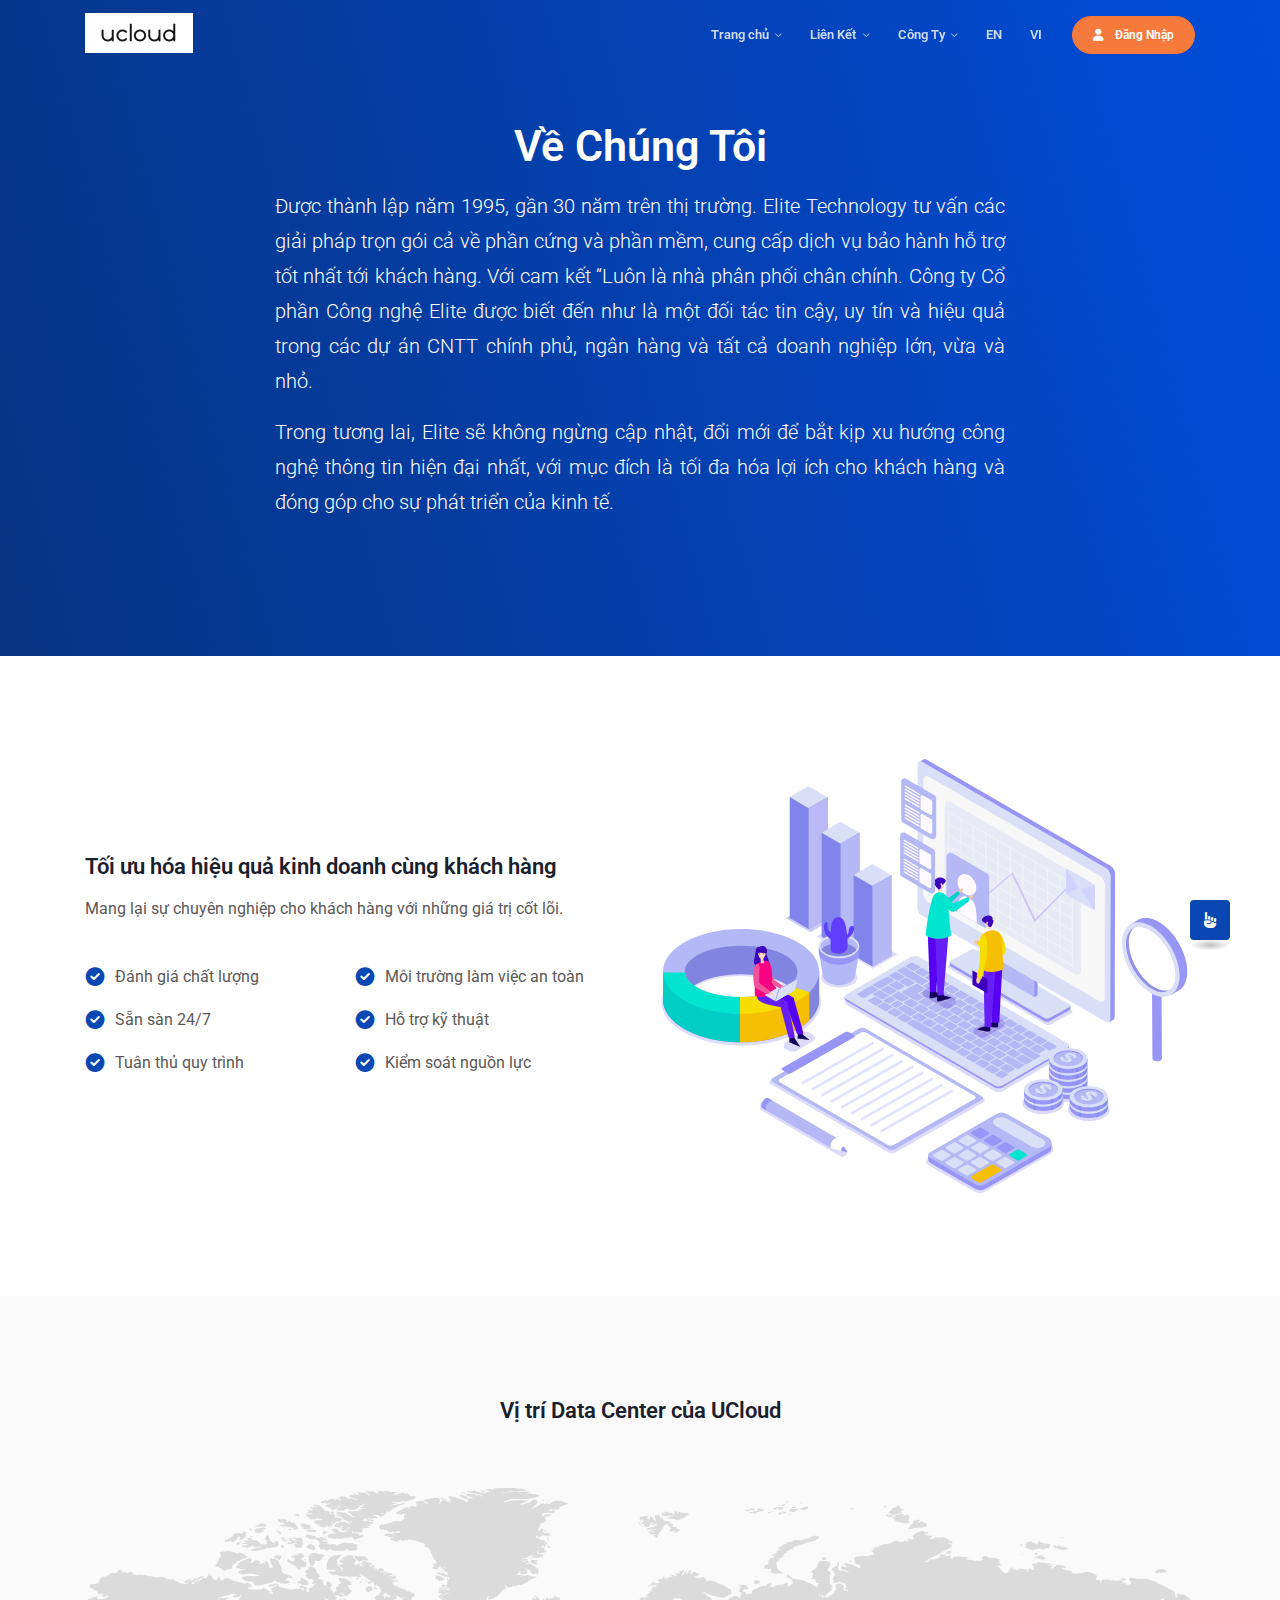
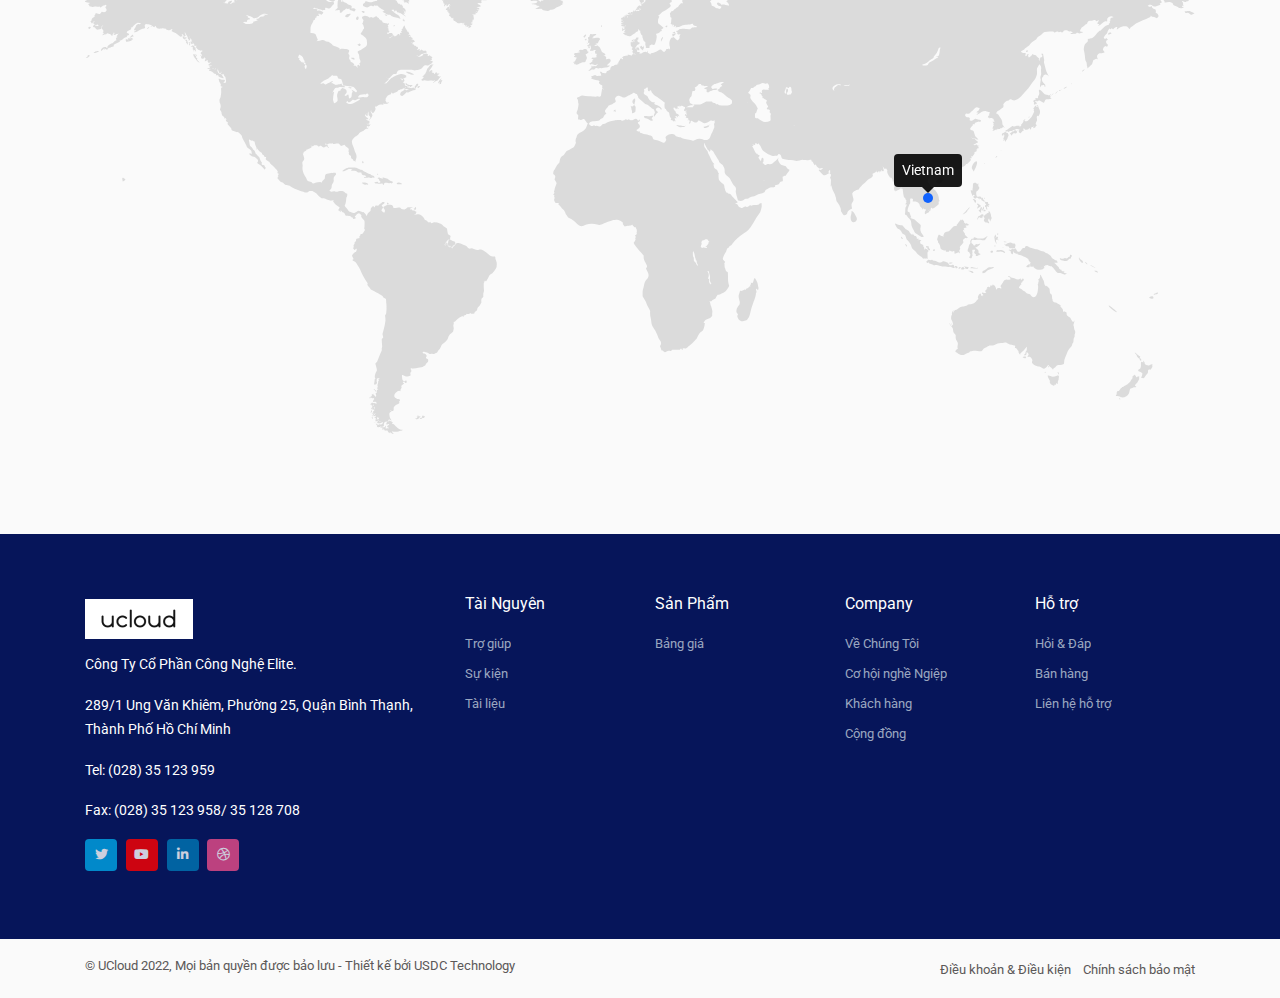
<file: vie/about-us.html>
<!DOCTYPE html>
<html lang="en">

<head>
    <meta charset="utf-8">
    <meta name="viewport" content="width=device-width, initial-scale=1, shrink-to-fit=no">
    <meta http-equiv="X-UA-Compatible" content="ie=edge">

    <!--favicon icon-->
    <link rel="icon" href="assets/img/favicon.png" type="image/png" sizes="16x16">

    <!--title-->
    <title>UCloud - Your Cloud - Your Bussiness</title>

    <!--build:css-->
    <link rel="stylesheet" href="assets/css/main.css">
    <!-- endbuild -->
</head>

<body>

    <!--preloader start-->
    <div id="preloader">
        <div class="preloader-wrap">
            <img src="assets/img/logo-color.png" alt="logo" class="img-fluid" />
            <div class="preloader">
                <i>.</i>
                <i>.</i>
                <i>.</i>
            </div>
        </div>
    </div>
    <!--preloader end-->
    <!--header section start-->
    <header id="header" class="header-main">
        <!--main header menu start-->
        <div id="logoAndNav" class="main-header-menu-wrap bg-transparent fixed-top">
            <div class="container">
                <nav class="js-mega-menu navbar navbar-expand-md header-nav">

                    <!--logo start-->
                    <a class="navbar-brand pt-0" href="index.html"><img src="assets/img/logo-white.png" alt="logo" class="img-fluid" /></a>
                    <!--logo end-->

                    <!--responsive toggle button start-->
                    <button type="button" class="navbar-toggler btn" aria-expanded="false" aria-controls="navBar" data-toggle="collapse" data-target="#navBar">
                        <span id="hamburgerTrigger">
                          <span class="ti-menu"></span>
                        </span>
                    </button>
                    <!--responsive toggle button end-->
                  
                    <!--main menu start-->
                    <div id="navBar" class="collapse navbar-collapse">
                        <ul class="navbar-nav ml-auto main-navbar-nav">
                            <!--home start-->
                            <li class="nav-item hs-has-mega-menu custom-nav-item" data-position="center">
                                <a id="homeMegaMenu" class="nav-link custom-nav-link main-link-toggle" href="javascript:void(0);" aria-haspopup="true" aria-expanded="false">Trang chủ</a>

                                <!--home mega menu start-->
                                <div class="hs-mega-menu main-sub-menu w-100" aria-labelledby="homeMegaMenu">
                                    <div class="row no-gutters">
                                        <div class="col-lg-5 col-sm-6 col-12 gray-light-bg custom-radius-left">
                                            <div class="menu-item-wrap p-4">
                                                
                                                <ul class="list-unstyled content-feature-list mb-2">
                                                    
                                                </ul>
                                            </div>
                                        </div>

                                        <div class="col-lg-7 col-sm-6 col-12 custom-radius-right">
                                            <div class="row no-gutters p-4">
                                                <div class="col-sm-12">
                                                    <span class="sub-menu-title">Dịch Vụ</span>
                                                    <ul class="home-demo-list">
                                                        <li><a href="index.html"><i class="fad fa-home-lg mr-2 text-danger"></i>Virtual Private Cloud</a></li>
                                                        
                                                    </ul>
                                                </div>
                                            </div>
                                        </div>
                                    </div>
                                    <!-- Mega Menu Banner -->
                                    <div class="u-header__product-banner">
                                        <div class="u-header__product-banner-content text-center text-white">
                                           
                                            <a class="btn btn-brand-03" href="https://customer.ucloud.vn/login">Bắt Đầu Ngay<span class="ti-arrow-right pl-2"></span></a>
                                        </div>
                                    </div>
                                    <!-- End Mega Menu Banner -->
                                </div>
                                <!--home mega menu end-->
                            </li>
                            <!--home end-->

                            <!--pages start-->
                            <li class="nav-item hs-has-sub-menu custom-nav-item">
                                <a id="pagesMegaMenu" class="nav-link custom-nav-link main-link-toggle" href="javascript:void(0);" aria-haspopup="true" aria-expanded="false" aria-labelledby="pagesSubMenu">Liên Kết</a>

                                <!-- Pages - Submenu -->
                                <ul id="pagesSubMenu" class="hs-sub-menu main-sub-menu" aria-labelledby="pagesMegaMenu" style="min-width: 230px;">
                                
                            
                                    <li class="hs-has-sub-menu">
                                        <a id="navLinkPagesPricing" class="nav-link sub-menu-nav-link sub-link-toggle" href="javascript:void(0);" aria-haspopup="true" aria-expanded="false" aria-controls="navSubmenuPagesPricing">Bảng Giá</a>

                                        <ul id="navSubmenuPagesPricing" class="hs-sub-menu main-sub-menu" aria-labelledby="navLinkPagesPricing" style="min-width: 230px;">
                                            <li><a class="nav-link sub-menu-nav-link" href="pricing-default.html">Virtual Private Cloud</a></li>
                                           
                                            
                                        </ul>
                                    <li class="nav-item submenu-item">
                                        <a class="nav-link sub-menu-nav-link" href="blog-grid.html">Blog</a>
                                    </li>
                                    
                                    <li class="hs-has-sub-menu">
                                        <a id="navLinkPagesLogin" class="nav-link sub-menu-nav-link sub-link-toggle" href="javascript:void(0);" aria-haspopup="true" aria-expanded="false" aria-controls="navSubmenuPagesLogin">Đăng Nhập &amp; Đăng Ký</a>

                                        <ul id="navSubmenuPagesLogin" class="hs-sub-menu main-sub-menu" aria-labelledby="navLinkPagesLogin" style="min-width: 230px;">
                                            <li><a class="nav-link sub-menu-nav-link" href="https://customer.ucloud.vn/login">Đăng Nhập</a>
                                            </li>
                                            <li><a class="nav-link sub-menu-nav-link" href="https://customer.ucloud.vn/register.php">Đăng Ký</a>
                                            </li>
                                           
                                        </ul>
                                    </li>
                                </ul>
                                <!-- End Pages - Submenu -->
                            </li>
                            <!--pages end-->


                    

                        

                           
                            <!--about start-->
                            <li class="nav-item hs-has-mega-menu custom-nav-item position-relative" data-position="center">
                                <a id="aboutMegaMenu" class="nav-link custom-nav-link main-link-toggle" href="JavaScript:Void(0);" aria-haspopup="true" aria-expanded="false">Công Ty</a>

                                <!--about submenu start-->
                                <div class="hs-mega-menu main-sub-menu" style="width: 320px" aria-labelledby="aboutMegaMenu">
                                    <!--menu title with subtitle and icon item start-->
                                    <div class="title-with-icon-item">
                                        <a class="title-with-icon-link" href="contact-us.html">
                                            <div class="media align-items-center">
                                                <img class="menu-titile-icon" src="assets/img/chat-mobile.svg" alt="SVG">
                                                <div class="media-body">
                                                    <span class="u-header__promo-title">Liên Hệ</span>
                                                    <small class="u-header__promo-text">Mọi vấn đề xin liên hệ chúng tôi
                                                    </small>
                                                </div>
                                            </div>
                                        </a>
                                    </div>
                                    <!--menu title with subtitle and icon item end-->

                                    <!--menu title with subtitle and icon item start-->
                                    <div class="title-with-icon-item">
                                        <a class="title-with-icon-link" href="about-us.html">
                                            <div class="media align-items-center">
                                                <img class="menu-titile-icon" src="assets/img/community.svg" alt="SVG">
                                                <div class="media-body">
                                                    <span class="u-header__promo-title">Về Chúng Tôi</span>
                                                    <small class="u-header__promo-text">Hàng đầu trong lĩnh vực VPC
                                                    </small>
                                                </div>
                                            </div>
                                        </a>
                                    </div>
                                    <!--menu title with subtitle and icon item end-->

                                    <!--menu title with subtitle and icon item start-->
                                    <div class="title-with-icon-item">
                                        <a class="title-with-icon-link" href="partners.html">
                                            <div class="media align-items-center">
                                                <img class="menu-titile-icon" src="assets/img/partner.svg" alt="SVG">
                                                <div class="media-body">
                                                    <span class="u-header__promo-title">Đối Tác</span>
                                                    <small class="u-header__promo-text">Hợp tác với nhiều đối tác quốc tế
                                                    </small>
                                                </div>
                                            </div>
                                        </a>
                                    </div>
                                    <!--menu title with subtitle and icon item end-->

                                   
                                </div>
                                <!--about submenu end-->
                            </li>
                            <!--about end-->
                              <!--language change start-->
                              <div class="nav-item hs-has-sub-menu custom-nav-item">
                                <div class="font-weight-normal">
                                    <a class="nav-link custom-nav-link" href="../about-us.html" language="english">EN</a>
                                </div>
                            </div>
                            <div class="nav-item hs-has-sub-menu custom-nav-item">
                                <div class="font-weight-normal">
                                    <a class="nav-link custom-nav-link" href="about-us.html" language="vietnam">VI</a>
                                </div>
                            </div>

                            <!--language change end-->
                            <!--button start-->
                            <li class="nav-item header-nav-last-item d-flex align-items-center">
                                <a class="btn btn-brand-03 animated-btn" href="https://customer.ucloud.vn/login" target="">
                                    <span class="fa fa-user pr-2"></span> Đăng Nhập
                                </a>
                            </li>
                            <!--button end-->
                        </ul>
                    </div>
                    <!--main menu end-->
                </nav>
            </div>
        </div>
        <!--main header menu end-->
    </header>
    <!--header section end-->

    <div class="main">


        <!--page header section start-->
        <section class="ptb-120 gradient-bg">
            <div class="container">
                <div class="row justify-content-center">
                    <div class="col-md-7 col-lg-8">
                        <div class="hero-content-wrap text-white text-center position-relative">
                            <h1 class="text-white">Về Chúng Tôi</h1>
                                <p class="lead">Được thành lập năm 1995, gần 30 năm trên thị trường. Elite Technology tư vấn các giải pháp trọn gói cả về phần cứng và phần mềm, cung cấp dịch vụ bảo hành hỗ trợ tốt nhất tới khách hàng. Với cam kết “Luôn là nhà phân phối chân chính. Công ty Cổ phần Công nghệ Elite được biết đến như là một đối tác tin cậy, uy tín và hiệu quả trong các dự án CNTT chính phủ, ngân hàng và tất cả doanh nghiệp lớn, vừa và nhỏ.</p><p class="lead"> Trong tương lai, Elite sẽ không ngừng cập nhật, đổi mới để bắt kịp xu hướng công nghệ thông tin hiện đại nhất, với mục đích là tối đa hóa lợi ích cho khách hàng và đóng góp cho sự phát triển của kinh tế. </p>
                        </div>
                    </div>
                </div>
            </div>
        </section>
        <!--page header section end-->

        <!--feature section tab style start-->
        <section id="about" class="about-section position-relative overflow-hidden ptb-100 ">
            <div class="container">
                <div class="row align-items-center justify-content-between">
                    <div class="col-md-12 col-lg-6">
                        <div class="feature-contents section-heading">
                            <h2>Tối ưu hóa hiệu quả kinh doanh cùng khách hàng</h2>
                            <p>Mang lại sự chuyên nghiệp cho khách hàng với những giá trị cốt lõi.</p>

                            <ul class="check-list-wrap list-two-col py-3">
                                <li>Đánh giá chất lượng</li>
                                <li>Môi trường làm việc an toàn</li>
                                <li>Sẵn sàn 24/7</li>
                                <li>Hỗ trợ kỹ thuật</li>
                                <li>Tuân thủ quy trình</li>
                                <li>Kiểm soát nguồn lực</li>
                            </ul>
                        </div>
                    </div>
                    <div class="col-md-6 col-lg-6">
                        <div class="image-wrap">
                            <img class="img-fluid" src="assets/img/feature-17.svg" alt="animation image">
                        </div>
                    </div>
                </div>
            </div>
        </section>
        <!--feature section tab style end-->
      
        <!--network map section start-->
        <section class="network-map-section ptb-100 gray-light-bg">
            <div class="container">
                <div class="row justify-content-center">
                    <div class="col-md-9 col-lg-8">
                        <div class="section-heading text-center mb-5">
                            <h2>Vị trí Data Center của UCloud</h2>
                        </div>
                    </div>
                </div>
                <div class="row">
                    <div class="col-md-12">
                        <div class="network-map-wrap">
                            <ul class="custom-map-location">
                               
                                <li style="top: 57%; left: 76%;">
                                    <span data-toggle="tooltip" data-placement="top" title="Vietnam"></span>
                                </li>
                                
                            </ul>
                            <img src="assets/img/map-dark.svg" alt="location map">
                        </div>
                    </div>
                </div>
            </div>
        </section>
        <!--network map section end-->    


    </div>

    <!--footer section start-->
    <footer class="footer-1 ptb-60 dark-bg ">
        <div class="container">
            <div class="row">
                <div class="col-md-12 col-lg-4 mb-4 mb-md-4 mb-sm-4 mb-lg-0">
                    <a href="#" class="navbar-brand mb-2">
                        <img src="assets/img/logo-white.png" alt="logo" class="img-fluid">
                    </a>
                    <br>
                    <p>Công Ty Cổ Phần Công Nghệ Elite.</p>
                    <p>289/1 Ung Văn Khiêm, Phường 25, Quận Bình Thạnh, Thành Phố Hồ Chí Minh</p>
                    <p>Tel: (028) 35 123 959  
                    <p>Fax: (028) 35 123 958/ 35 128 708</p>
                    <ul class="list-inline social-list-default background-color social-hover-2 mt-2">
                        <li class="list-inline-item"><a class="twitter" href="#"><i class="fab fa-twitter"></i></a></li>
                        <li class="list-inline-item"><a class="youtube" href="#"><i class="fab fa-youtube"></i></a></li>
                        <li class="list-inline-item"><a class="linkedin" href="#"><i class="fab fa-linkedin-in"></i></a></li>
                        <li class="list-inline-item"><a class="dribbble" href="#"><i class="fab fa-dribbble"></i></a></li>
                    </ul>
                </div>
                <div class="col-md-12 col-lg-8">
                    <div class="row mt-0">
                        <div class="col-sm-6 col-md-3 col-lg-3 mb-4 mb-sm-4 mb-md-0 mb-lg-0">
                            <h6 class="font-weight-normal">Tài Nguyên</h6>
                            <ul>
                                <li>
                                    <a href="#">Trợ giúp</a>
                                </li>
                                <li>
                                    <a href="#">Sự kiện</a>
                                </li>
                               
                                <li>
                                    <a href="#">Tài liệu</a>
                                </li>
                            </ul>
                        </div>
                        <div class="col-sm-6 col-md-3 col-lg-3 mb-4 mb-sm-4 mb-md-0 mb-lg-0">
                            <h6 class="font-weight-normal">Sản Phẩm</h6>
                            <ul>
                                <li>
                                    <a href="#">Bảng giá</a>
                                </li>
                               
                               
                         
                                
                            </ul>
                        </div>
                        <div class="col-sm-6 col-md-3 col-lg-3 mb-4 mb-sm-4 mb-md-0 mb-lg-0">
                            <h6 class="font-weight-normal">Company</h6>
                            <ul>
                                <li>
                                    <a href="#">Về Chúng Tôi</a>
                                </li>
                                <li>
                                    <a href="#">Cơ hội nghề Ngiệp</a>
                                </li>
                                <li>
                                    <a href="#">Khách hàng</a>
                                </li>
                                <li>
                                    <a href="#">Cộng đồng</a>
                                </li>
                            </ul>
                        </div>
                        <div class="col-sm-6 col-md-3 col-lg-3">
                            <h6 class="font-weight-normal">Hỗ trợ</h6>
                            <ul>
                                <li>
                                    <a href="#">Hỏi & Đáp</a>
                                </li>
                                <li>
                                    <a href="#">Bán hàng</a>
                                </li>
                                <li>
                                    <a href="#">Liên hệ hỗ trợ</a>
                                </li>
                                
                            </ul>
                        </div>
                    </div>
                </div>
            </div>
        </div>
        <!--end of container-->
    </footer>

    <!--footer bottom copyright start-->
    <div class="footer-bottom py-3 gray-light-bg">
        <div class="container">
            <div class="row">
                <div class="col-md-6 col-lg-7">
                    <div class="copyright-wrap small-text">
                        <p class="mb-0">&copy; UCloud 2022, Mọi bản quyền được bảo lưu - Thiết kế bởi USDC Technology</p>
                    </div>
                </div>
                <div class="col-md-6 col-lg-5">
                    <div class="terms-policy-wrap text-lg-right text-md-right text-left">
                        <ul class="list-inline">
                            <li class="list-inline-item"><a class="small-text" href="terms-condition.html">Điều khoản & Điều kiện</a></li>
                            <li class="list-inline-item"><a class="small-text" href="privacy-policy.html">Chính sách bảo mật</a></li>
                        </ul>
                    </div>
                </div>
            </div>
        </div>
    </div>
    <!--footer bottom copyright end-->
    <!--footer section end-->
    <!--scroll bottom to top button start-->
    <div class="scroll-top scroll-to-target primary-bg text-white" data-target="html">
        <span class="fas fa-hand-point-up"></span>
    </div>
    <!--scroll bottom to top button end-->
    <!--build:js-->
    <script src="assets/js/vendors/jquery-3.5.1.min.js"></script>
    <script src="assets/js/vendors/popper.min.js"></script>
    <script src="assets/js/vendors/bootstrap.min.js"></script>
    <script src="assets/js/vendors/bootstrap-slider.min.js"></script>
    <script src="assets/js/vendors/jquery.easing.min.js"></script>
    <script src="assets/js/vendors/owl.carousel.min.js"></script>
    <script src="assets/js/vendors/countdown.min.js"></script>
    <script src="assets/js/vendors/jquery.waypoints.min.js"></script>
    <script src="assets/js/vendors/jquery.rcounterup.js"></script>
    <script src="assets/js/vendors/magnific-popup.min.js"></script>
    <script src="assets/js/vendors/validator.min.js"></script>
    <script src="assets/js/vendors/hs.megamenu.js"></script>
    <script src="assets/js/app.js"></script>
    <!--endbuild-->
</body>

</html>
</file>
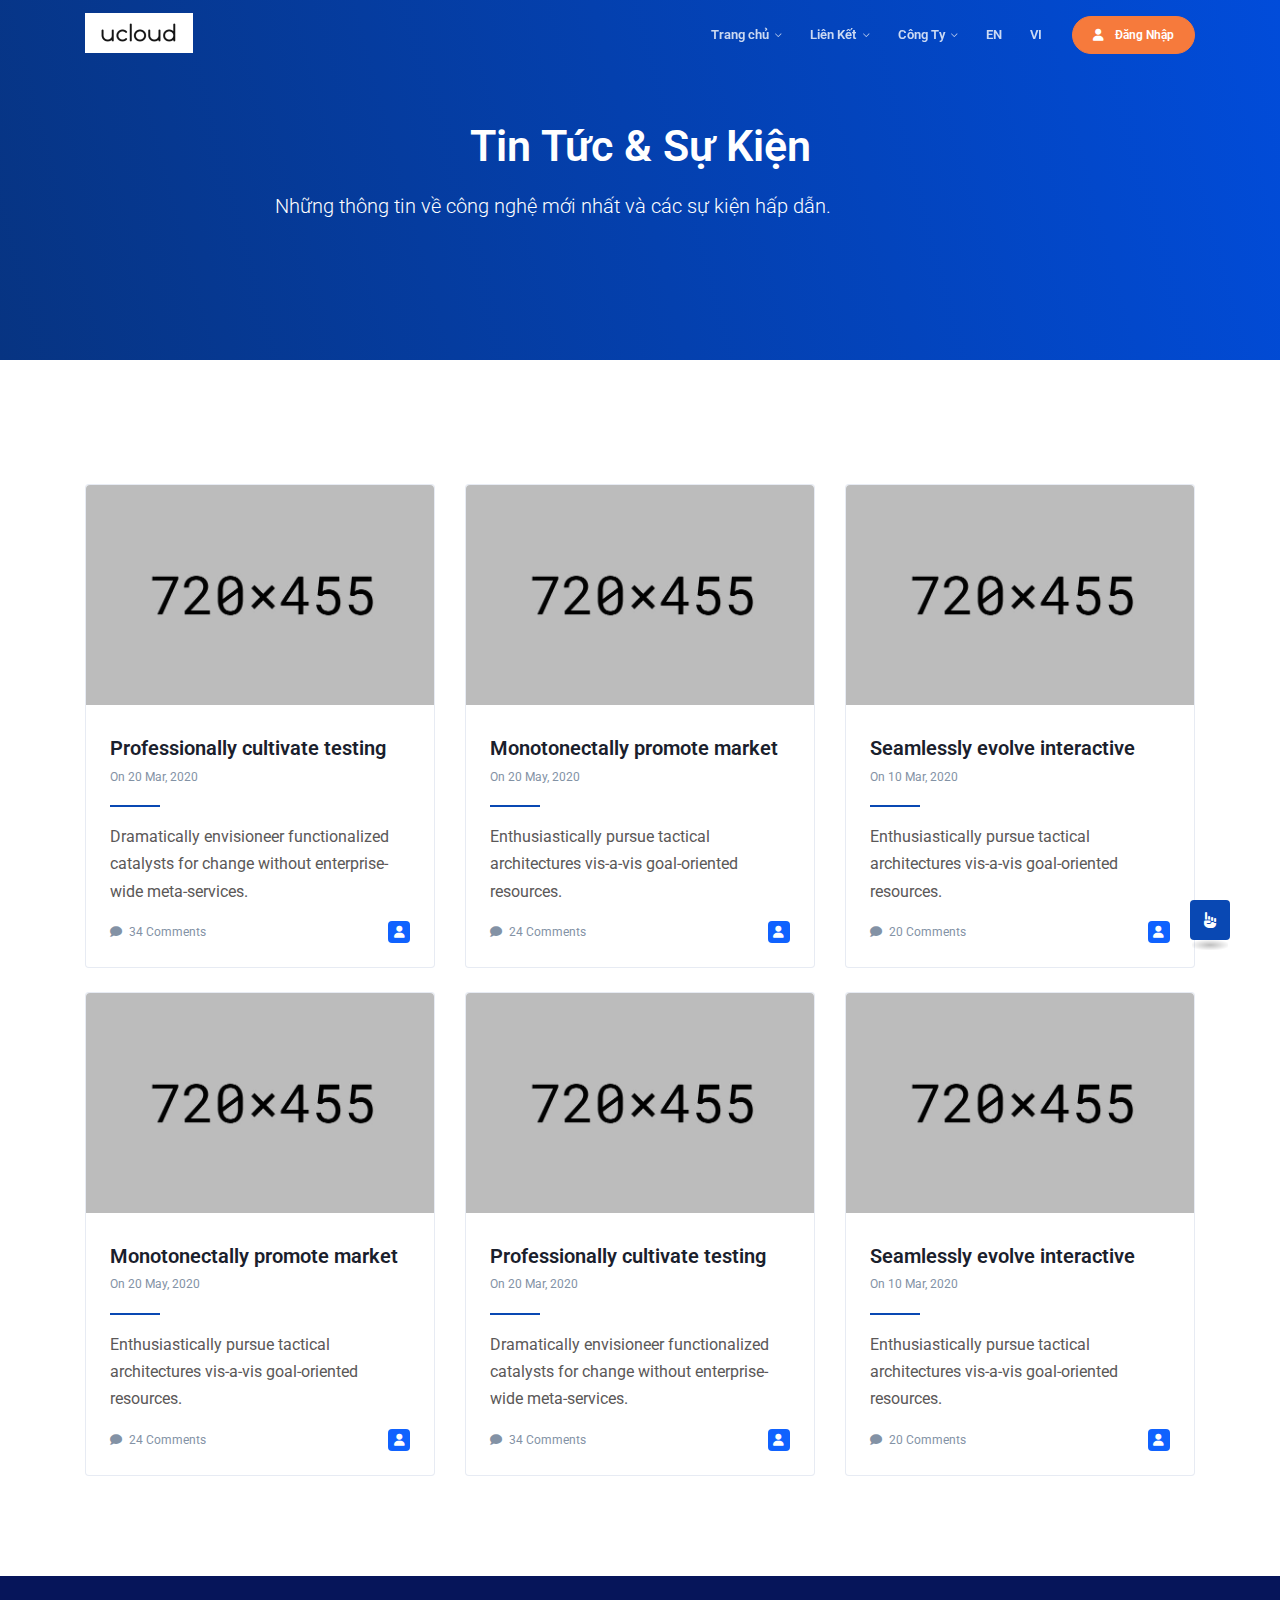
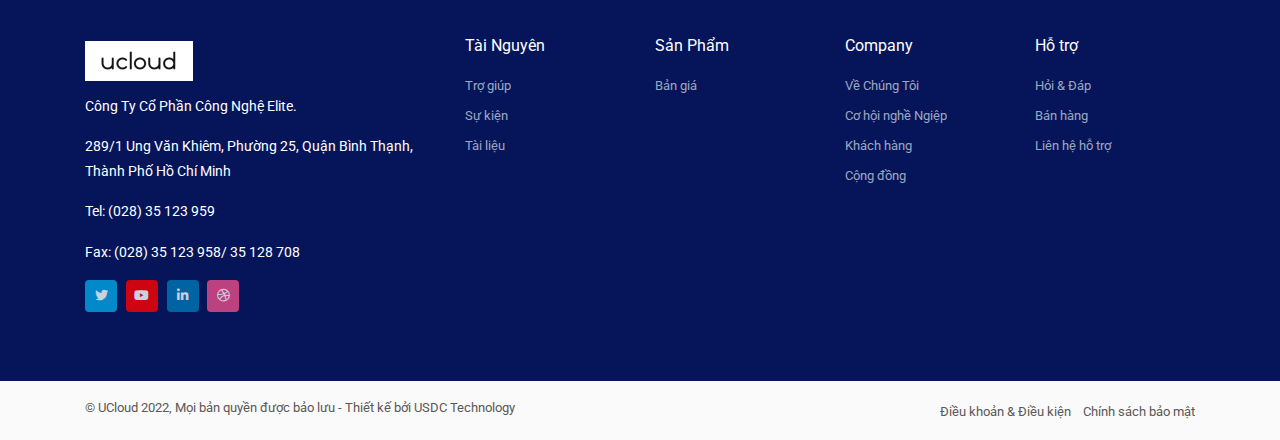
<file: vie/blog-grid.html>
<!DOCTYPE html>
<html lang="en">

<head>
    <meta charset="utf-8">
    <meta name="viewport" content="width=device-width, initial-scale=1, shrink-to-fit=no">
    <meta http-equiv="X-UA-Compatible" content="ie=edge">

    <!--favicon icon-->
    <link rel="icon" href="assets/img/favicon.png" type="image/png" sizes="16x16">

    <!--title-->
    <title>UCloud - Your Cloud - Your Bussiness</title>

    <!--build:css-->
    <link rel="stylesheet" href="assets/css/main.css">
    <!-- endbuild -->
</head>

<body>

    <!--preloader start-->
    <div id="preloader">
        <div class="preloader-wrap">
            <img src="assets/img/logo-color.png" alt="logo" class="img-fluid" />
            <div class="preloader">
                <i>.</i>
                <i>.</i>
                <i>.</i>
            </div>
        </div>
    </div>
    <!--preloader end-->
    <!--header section start-->
    <header id="header" class="header-main">
        <!--main header menu start-->
        <div id="logoAndNav" class="main-header-menu-wrap bg-transparent fixed-top">
            <div class="container">
                <nav class="js-mega-menu navbar navbar-expand-md header-nav">

                    <!--logo start-->
                    <a class="navbar-brand pt-0" href="index.html"><img src="assets/img/logo-white.png" alt="logo" class="img-fluid" /></a>
                    <!--logo end-->

                    <!--responsive toggle button start-->
                    <button type="button" class="navbar-toggler btn" aria-expanded="false" aria-controls="navBar" data-toggle="collapse" data-target="#navBar">
                        <span id="hamburgerTrigger">
                          <span class="ti-menu"></span>
                        </span>
                    </button>
                    <!--responsive toggle button end-->
                  
                    <!--main menu start-->
                    <div id="navBar" class="collapse navbar-collapse">
                        <ul class="navbar-nav ml-auto main-navbar-nav">
                            <!--home start-->
                            <li class="nav-item hs-has-mega-menu custom-nav-item" data-position="center">
                                <a id="homeMegaMenu" class="nav-link custom-nav-link main-link-toggle" href="javascript:void(0);" aria-haspopup="true" aria-expanded="false">Trang chủ</a>

                                <!--home mega menu start-->
                                <div class="hs-mega-menu main-sub-menu w-100" aria-labelledby="homeMegaMenu">
                                    <div class="row no-gutters">
                                        <div class="col-lg-5 col-sm-6 col-12 gray-light-bg custom-radius-left">
                                            <div class="menu-item-wrap p-4">
                                                
                                                <ul class="list-unstyled content-feature-list mb-2">
                                                    
                                                </ul>
                                            </div>
                                        </div>

                                        <div class="col-lg-7 col-sm-6 col-12 custom-radius-right">
                                            <div class="row no-gutters p-4">
                                                <div class="col-sm-12">
                                                    <span class="sub-menu-title">Dịch Vụ</span>
                                                    <ul class="home-demo-list">
                                                        <li><a href="index.html"><i class="fad fa-home-lg mr-2 text-danger"></i>Virtual Private Cloud</a></li>
                                                        
                                                    </ul>
                                                </div>
                                            </div>
                                        </div>
                                    </div>
                                    <!-- Mega Menu Banner -->
                                    <div class="u-header__product-banner">
                                        <div class="u-header__product-banner-content text-center text-white">
                                           
                                            <a class="btn btn-brand-03" href="https://customer.ucloud.vn/login">Bắt Đầu Ngay<span class="ti-arrow-right pl-2"></span></a>
                                        </div>
                                    </div>
                                    <!-- End Mega Menu Banner -->
                                </div>
                                <!--home mega menu end-->
                            </li>
                            <!--home end-->

                            <!--pages start-->
                            <li class="nav-item hs-has-sub-menu custom-nav-item">
                                <a id="pagesMegaMenu" class="nav-link custom-nav-link main-link-toggle" href="javascript:void(0);" aria-haspopup="true" aria-expanded="false" aria-labelledby="pagesSubMenu">Liên Kết</a>

                                <!-- Pages - Submenu -->
                                <ul id="pagesSubMenu" class="hs-sub-menu main-sub-menu" aria-labelledby="pagesMegaMenu" style="min-width: 230px;">
                                
                            
                                    <li class="hs-has-sub-menu">
                                        <a id="navLinkPagesPricing" class="nav-link sub-menu-nav-link sub-link-toggle" href="javascript:void(0);" aria-haspopup="true" aria-expanded="false" aria-controls="navSubmenuPagesPricing">Bảng Giá</a>

                                        <ul id="navSubmenuPagesPricing" class="hs-sub-menu main-sub-menu" aria-labelledby="navLinkPagesPricing" style="min-width: 230px;">
                                            <li><a class="nav-link sub-menu-nav-link" href="pricing-default.html">Virtual Private Cloud</a></li>
                                           
                                            
                                        </ul>
                                    <li class="nav-item submenu-item">
                                        <a class="nav-link sub-menu-nav-link" href="blog-grid.html">Blog</a>
                                    </li>
                                    
                                    <li class="hs-has-sub-menu">
                                        <a id="navLinkPagesLogin" class="nav-link sub-menu-nav-link sub-link-toggle" href="javascript:void(0);" aria-haspopup="true" aria-expanded="false" aria-controls="navSubmenuPagesLogin">Đăng Nhập &amp; Đăng Ký</a>

                                        <ul id="navSubmenuPagesLogin" class="hs-sub-menu main-sub-menu" aria-labelledby="navLinkPagesLogin" style="min-width: 230px;">
                                           <li><a class="nav-link sub-menu-nav-link" href="https://customer.ucloud.vn/login">Đăng Nhập</a>
                                            </li>
                                            <li><a class="nav-link sub-menu-nav-link" href="https://customer.ucloud.vn/register.php">Đăng Ký</a>
                                            </li>
                                           
                                        </ul>
                                    </li>
                                </ul>
                                <!-- End Pages - Submenu -->
                            </li>
                            <!--pages end-->


                    

                        

                           
                            <!--about start-->
                            <li class="nav-item hs-has-mega-menu custom-nav-item position-relative" data-position="center">
                                <a id="aboutMegaMenu" class="nav-link custom-nav-link main-link-toggle" href="JavaScript:Void(0);" aria-haspopup="true" aria-expanded="false">Công Ty</a>

                                <!--about submenu start-->
                                <div class="hs-mega-menu main-sub-menu" style="width: 320px" aria-labelledby="aboutMegaMenu">
                                    <!--menu title with subtitle and icon item start-->
                                    <div class="title-with-icon-item">
                                        <a class="title-with-icon-link" href="contact-us.html">
                                            <div class="media align-items-center">
                                                <img class="menu-titile-icon" src="assets/img/chat-mobile.svg" alt="SVG">
                                                <div class="media-body">
                                                    <span class="u-header__promo-title">Liên Hệ</span>
                                                    <small class="u-header__promo-text">Mọi vấn đề xin liên hệ chúng tôi
                                                    </small>
                                                </div>
                                            </div>
                                        </a>
                                    </div>
                                    <!--menu title with subtitle and icon item end-->

                                    <!--menu title with subtitle and icon item start-->
                                    <div class="title-with-icon-item">
                                        <a class="title-with-icon-link" href="about-us.html">
                                            <div class="media align-items-center">
                                                <img class="menu-titile-icon" src="assets/img/community.svg" alt="SVG">
                                                <div class="media-body">
                                                    <span class="u-header__promo-title">Về Chúng Tôi</span>
                                                    <small class="u-header__promo-text">Hàng đầu trong lĩnh vực VPC
                                                    </small>
                                                </div>
                                            </div>
                                        </a>
                                    </div>
                                    <!--menu title with subtitle and icon item end-->

                                    <!--menu title with subtitle and icon item start-->
                                    <div class="title-with-icon-item">
                                        <a class="title-with-icon-link" href="partners.html">
                                            <div class="media align-items-center">
                                                <img class="menu-titile-icon" src="assets/img/partner.svg" alt="SVG">
                                                <div class="media-body">
                                                    <span class="u-header__promo-title">Đối Tác</span>
                                                    <small class="u-header__promo-text">Hợp tác với nhiều đối tác quốc tế
                                                    </small>
                                                </div>
                                            </div>
                                        </a>
                                    </div>
                                    <!--menu title with subtitle and icon item end-->

                                   
                                </div>
                                <!--about submenu end-->
                            </li>
                            <!--about end-->
                              <!--language change start-->
                            <div class="nav-item hs-has-sub-menu custom-nav-item">
                                <div class="font-weight-normal">
                                    <a class="nav-link custom-nav-link" href="#" language="english">EN</a>
                                </div>
                            </div>
                            <div class="nav-item hs-has-sub-menu custom-nav-item">
                                <div class="font-weight-normal">
                                    <a class="nav-link custom-nav-link" href="#" language="vietnam">VI</a>
                                </div>
                            </div>

                            <!--language change end-->
                            <!--button start-->
                            <li class="nav-item header-nav-last-item d-flex align-items-center">
                                <a class="btn btn-brand-03 animated-btn" href="https://customer.ucloud.vn/login" target="">
                                    <span class="fa fa-user pr-2"></span> Đăng Nhập
                                </a>
                            </li>
                            <!--button end-->
                        </ul>
                    </div>
                    <!--main menu end-->
                </nav>
            </div>
        </div>
        <!--main header menu end-->
    </header>
    <!--header section end-->

    <div class="main">

        <!--hero section start-->
        <section class="ptb-120 gradient-bg">
            <div class="container">
                <div class="row justify-content-center">
                    <div class="col-md-7 col-lg-8">
                        <div class="hero-content-wrap text-white text-center position-relative">
                            <h1 class="text-white">Tin Tức & Sự Kiện</h1>
                            <p class="lead">Những thông tin về công nghệ mới nhất và các sự kiện hấp dẫn.</p>
                        </div>
                    </div>
                </div>
            </div>
        </section>
        <!--hero section end-->

        <!--blog grid section start-->
        <section class="our-blog-section ptb-100 ">
            <div class="container">
                <div class="row justify-content-center">
                    <div class="col-md-6 col-lg-4">
                        <a class="single-blog-article rounded bg-white border d-block mt-4" href="#">
                            <div class="blog-img mb-2">
                                <img src="assets/img/blog/1.jpg" class="rounded-top img-fluid" alt="blog">
                            </div>
                            <div class="blog-content-wrap p-4">
                                <div class="article-heading">
                                    <h3 class="h5 mb-0">Professionally cultivate testing</h3>
                                    <span> On 20 Mar, 2020</span>
                                </div>
                                <span class="border-shape my-3"></span>
                                <p>Dramatically envisioneer functionalized catalysts for change without enterprise-wide meta-services.</p>
                                <div class="article-footer d-flex align-items-center justify-content-between">
                                    <div class="article-comments">
                                        <span><i class="fas fa-comment mr-1"></i> 34 Comments</span>
                                    </div>
                                    <div class="article-user">
                                        <span class="fas fa-user"></span>
                                    </div>
                                </div>
                            </div>
                        </a>
                    </div>
                    <div class="col-md-6 col-lg-4">
                        <a class="single-blog-article rounded bg-white border d-block mt-4" href="#">
                            <div class="blog-img mb-2">
                                <img src="assets/img/blog/2.jpg" class="rounded-top img-fluid" alt="blog">
                            </div>
                            <div class="blog-content-wrap p-4">
                                <div class="article-heading">
                                    <h3 class="h5 mb-0">Monotonectally promote market</h3>
                                    <span> On 20 May, 2020</span>
                                </div>
                                <span class="border-shape my-3"></span>
                                <p>Enthusiastically pursue tactical architectures vis-a-vis goal-oriented resources.</p>
                                <div class="article-footer d-flex align-items-center justify-content-between">
                                    <div class="article-comments">
                                        <span><i class="fas fa-comment mr-1"></i> 24 Comments</span>
                                    </div>
                                    <div class="article-user">
                                        <span class="fas fa-user"></span>
                                    </div>
                                </div>
                            </div>
                        </a>
                    </div>
                    <div class="col-md-6 col-lg-4">
                        <a class="single-blog-article rounded bg-white border d-block mt-4" href="#">
                            <div class="blog-img mb-2">
                                <img src="assets/img/blog/3.jpg" class="rounded-top img-fluid" alt="blog">
                            </div>
                            <div class="blog-content-wrap p-4">
                                <div class="article-heading">
                                    <h3 class="h5 mb-0">Seamlessly evolve interactive </h3>
                                    <span> On 10 Mar, 2020</span>
                                </div>
                                <span class="border-shape my-3"></span>
                                <p>Enthusiastically pursue tactical architectures vis-a-vis goal-oriented resources.</p>
                                <div class="article-footer d-flex align-items-center justify-content-between">
                                    <div class="article-comments">
                                        <span><i class="fas fa-comment mr-1"></i> 20 Comments</span>
                                    </div>
                                    <div class="article-user">
                                        <span class="fas fa-user"></span>
                                    </div>
                                </div>
                            </div>
                        </a>
                    </div>
                    <div class="col-md-6 col-lg-4">
                        <a class="single-blog-article rounded bg-white border d-block mt-4" href="#">
                            <div class="blog-img mb-2">
                                <img src="assets/img/blog/4.jpg" class="rounded-top img-fluid" alt="blog">
                            </div>
                            <div class="blog-content-wrap p-4">
                                <div class="article-heading">
                                    <h3 class="h5 mb-0">Monotonectally promote market</h3>
                                    <span> On 20 May, 2020</span>
                                </div>
                                <span class="border-shape my-3"></span>
                                <p>Enthusiastically pursue tactical architectures vis-a-vis goal-oriented resources.</p>
                                <div class="article-footer d-flex align-items-center justify-content-between">
                                    <div class="article-comments">
                                        <span><i class="fas fa-comment mr-1"></i> 24 Comments</span>
                                    </div>
                                    <div class="article-user">
                                        <span class="fas fa-user"></span>
                                    </div>
                                </div>
                            </div>
                        </a>
                    </div>
                    <div class="col-md-6 col-lg-4">
                        <a class="single-blog-article rounded bg-white border d-block mt-4" href="#">
                            <div class="blog-img mb-2">
                                <img src="assets/img/blog/5.jpg" class="rounded-top img-fluid" alt="blog">
                            </div>
                            <div class="blog-content-wrap p-4">
                                <div class="article-heading">
                                    <h3 class="h5 mb-0">Professionally cultivate testing</h3>
                                    <span> On 20 Mar, 2020</span>
                                </div>
                                <span class="border-shape my-3"></span>
                                <p>Dramatically envisioneer functionalized catalysts for change without enterprise-wide meta-services.</p>
                                <div class="article-footer d-flex align-items-center justify-content-between">
                                    <div class="article-comments">
                                        <span><i class="fas fa-comment mr-1"></i> 34 Comments</span>
                                    </div>
                                    <div class="article-user">
                                        <span class="fas fa-user"></span>
                                    </div>
                                </div>
                            </div>
                        </a>
                    </div>
                    <div class="col-md-6 col-lg-4">
                        <a class="single-blog-article rounded bg-white border d-block mt-4" href="#">
                            <div class="blog-img mb-2">
                                <img src="assets/img/blog/6.jpg" class="rounded-top img-fluid" alt="blog">
                            </div>
                            <div class="blog-content-wrap p-4">
                                <div class="article-heading">
                                    <h3 class="h5 mb-0">Seamlessly evolve interactive </h3>
                                    <span> On 10 Mar, 2020</span>
                                </div>
                                <span class="border-shape my-3"></span>
                                <p>Enthusiastically pursue tactical architectures vis-a-vis goal-oriented resources.</p>
                                <div class="article-footer d-flex align-items-center justify-content-between">
                                    <div class="article-comments">
                                        <span><i class="fas fa-comment mr-1"></i> 20 Comments</span>
                                    </div>
                                    <div class="article-user">
                                        <span class="fas fa-user"></span>
                                    </div>
                                </div>
                            </div>
                        </a>
                    </div>
                </div>
            </div>
        </section>
        <!--blog grid section end-->

    </div>

       <!--footer section start-->
    <footer class="footer-1 ptb-60 dark-bg ">
        <div class="container">
            <div class="row">
                <div class="col-md-12 col-lg-4 mb-4 mb-md-4 mb-sm-4 mb-lg-0">
                    <a href="#" class="navbar-brand mb-2">
                        <img src="assets/img/logo-white.png" alt="logo" class="img-fluid">
                    </a>
                    <br>
                    <p>Công Ty Cổ Phần Công Nghệ Elite.</p>
                    <p>289/1 Ung Văn Khiêm, Phường 25, Quận Bình Thạnh, Thành Phố Hồ Chí Minh</p>
                    <p>Tel: (028) 35 123 959  
                    <p>Fax: (028) 35 123 958/ 35 128 708</p>
                    <ul class="list-inline social-list-default background-color social-hover-2 mt-2">
                        <li class="list-inline-item"><a class="twitter" href="#"><i class="fab fa-twitter"></i></a></li>
                        <li class="list-inline-item"><a class="youtube" href="#"><i class="fab fa-youtube"></i></a></li>
                        <li class="list-inline-item"><a class="linkedin" href="#"><i class="fab fa-linkedin-in"></i></a></li>
                        <li class="list-inline-item"><a class="dribbble" href="#"><i class="fab fa-dribbble"></i></a></li>
                    </ul>
                </div>
                <div class="col-md-12 col-lg-8">
                    <div class="row mt-0">
                        <div class="col-sm-6 col-md-3 col-lg-3 mb-4 mb-sm-4 mb-md-0 mb-lg-0">
                            <h6 class="font-weight-normal">Tài Nguyên</h6>
                            <ul>
                                <li>
                                    <a href="#">Trợ giúp</a>
                                </li>
                                <li>
                                    <a href="#">Sự kiện</a>
                                </li>
                               
                                <li>
                                    <a href="#">Tài liệu</a>
                                </li>
                            </ul>
                        </div>
                        <div class="col-sm-6 col-md-3 col-lg-3 mb-4 mb-sm-4 mb-md-0 mb-lg-0">
                            <h6 class="font-weight-normal">Sản Phẩm</h6>
                            <ul>
                                <li>
                                    <a href="#">Bản giá</a>
                                </li>
                               
                               
                         
                                
                            </ul>
                        </div>
                        <div class="col-sm-6 col-md-3 col-lg-3 mb-4 mb-sm-4 mb-md-0 mb-lg-0">
                            <h6 class="font-weight-normal">Company</h6>
                            <ul>
                                <li>
                                    <a href="#">Về Chúng Tôi</a>
                                </li>
                                <li>
                                    <a href="#">Cơ hội nghề Ngiệp</a>
                                </li>
                                <li>
                                    <a href="#">Khách hàng</a>
                                </li>
                                <li>
                                    <a href="#">Cộng đồng</a>
                                </li>
                            </ul>
                        </div>
                        <div class="col-sm-6 col-md-3 col-lg-3">
                            <h6 class="font-weight-normal">Hỗ trợ</h6>
                            <ul>
                                <li>
                                    <a href="#">Hỏi & Đáp</a>
                                </li>
                                <li>
                                    <a href="#">Bán hàng</a>
                                </li>
                                <li>
                                    <a href="#">Liên hệ hỗ trợ</a>
                                </li>
                                
                            </ul>
                        </div>
                    </div>
                </div>
            </div>
        </div>
        <!--end of container-->
    </footer>

    <!--footer bottom copyright start-->
    <div class="footer-bottom py-3 gray-light-bg">
        <div class="container">
            <div class="row">
                <div class="col-md-6 col-lg-7">
                    <div class="copyright-wrap small-text">
                        <p class="mb-0">&copy; UCloud 2022, Mọi bản quyền được bảo lưu - Thiết kế bởi USDC Technology</p>
                    </div>
                </div>
                <div class="col-md-6 col-lg-5">
                    <div class="terms-policy-wrap text-lg-right text-md-right text-left">
                        <ul class="list-inline">
                            <li class="list-inline-item"><a class="small-text" href="terms-condition.html">Điều khoản & Điều kiện</a></li>
                            <li class="list-inline-item"><a class="small-text" href="privacy-policy.html">Chính sách bảo mật</a></li>
                        </ul>
                    </div>
                </div>
            </div>
        </div>
    </div>
    <!--footer bottom copyright end-->
    <!--footer section end-->
    <!--scroll bottom to top button start-->
    <div class="scroll-top scroll-to-target primary-bg text-white" data-target="html">
        <span class="fas fa-hand-point-up"></span>
    </div>
    <!--scroll bottom to top button end-->
    <!--build:js-->
    <script src="assets/js/vendors/jquery-3.5.1.min.js"></script>
    <script src="assets/js/vendors/popper.min.js"></script>
    <script src="assets/js/vendors/bootstrap.min.js"></script>
    <script src="assets/js/vendors/bootstrap-slider.min.js"></script>
    <script src="assets/js/vendors/jquery.easing.min.js"></script>
    <script src="assets/js/vendors/owl.carousel.min.js"></script>
    <script src="assets/js/vendors/countdown.min.js"></script>
    <script src="assets/js/vendors/jquery.waypoints.min.js"></script>
    <script src="assets/js/vendors/jquery.rcounterup.js"></script>
    <script src="assets/js/vendors/magnific-popup.min.js"></script>
    <script src="assets/js/vendors/validator.min.js"></script>
    <script src="assets/js/vendors/hs.megamenu.js"></script>
    <script src="assets/js/app.js"></script>
    <!--endbuild-->
</body>

</html>
</file>
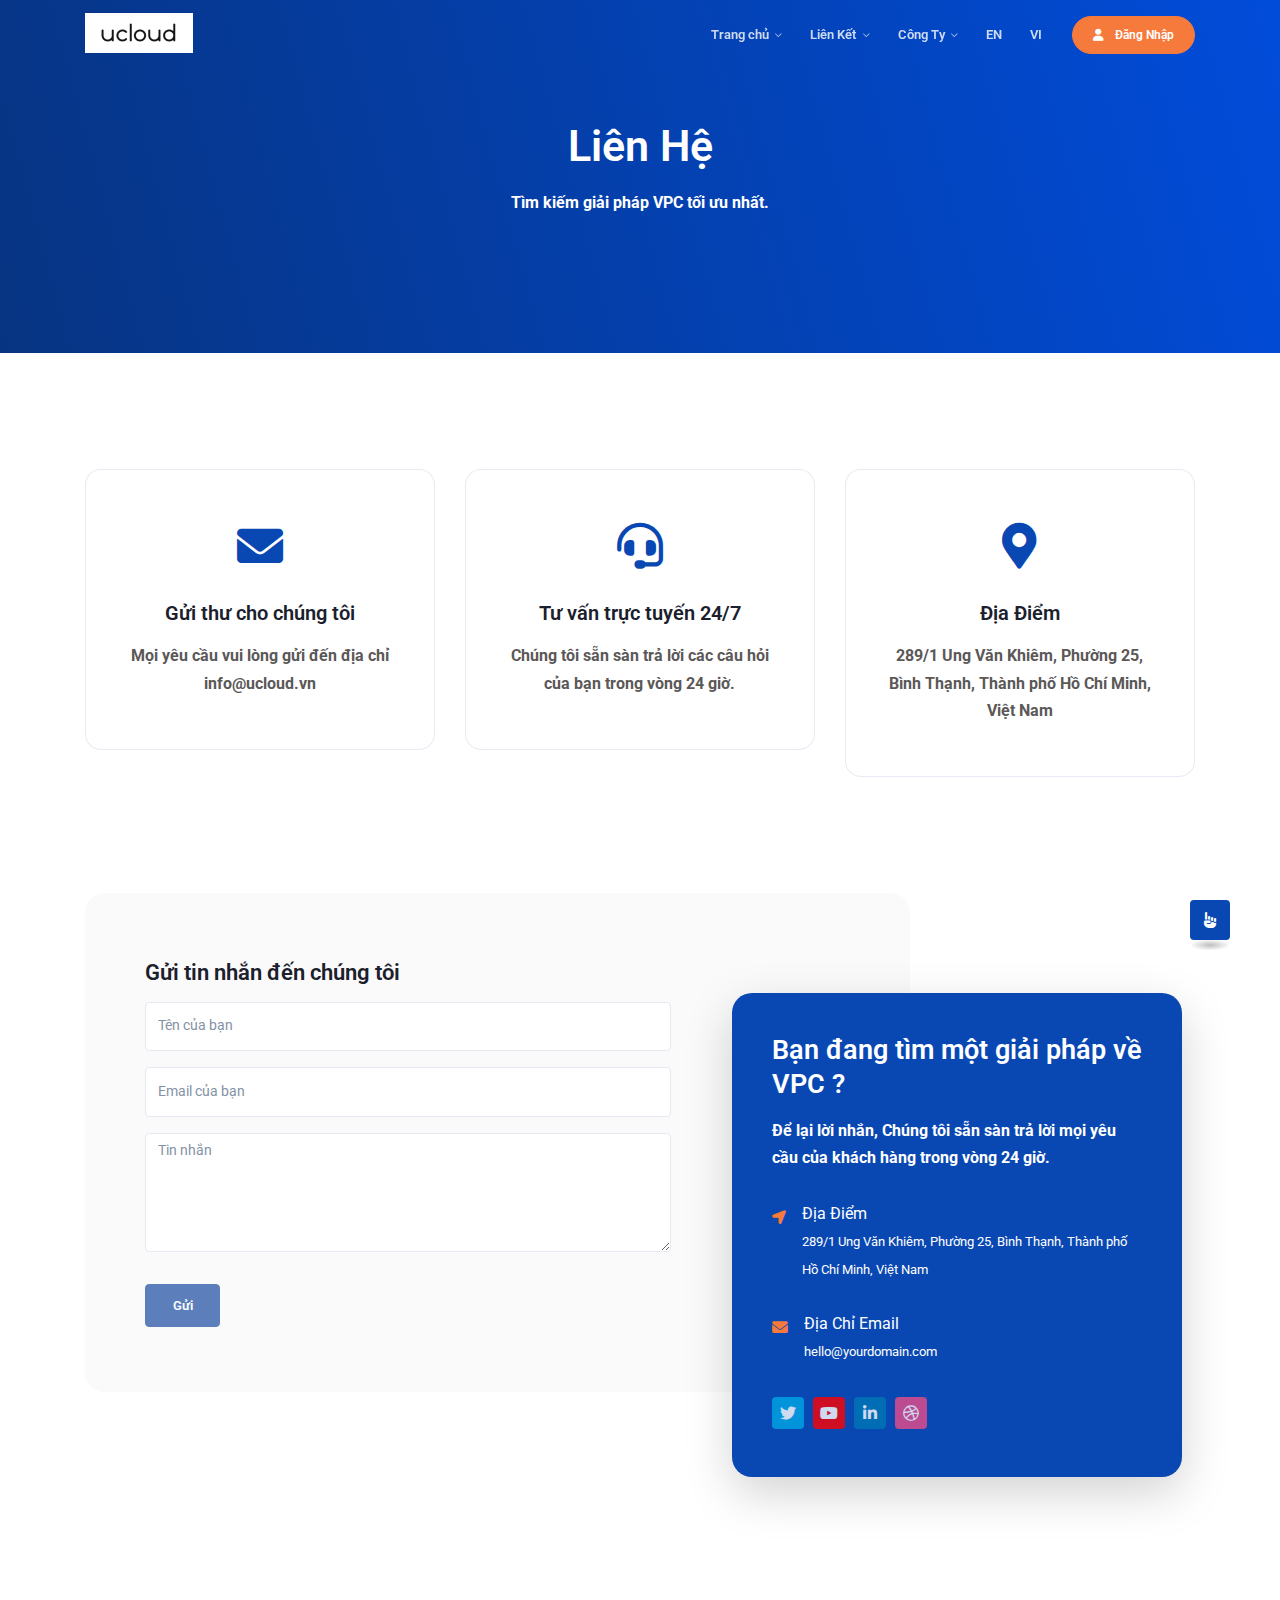
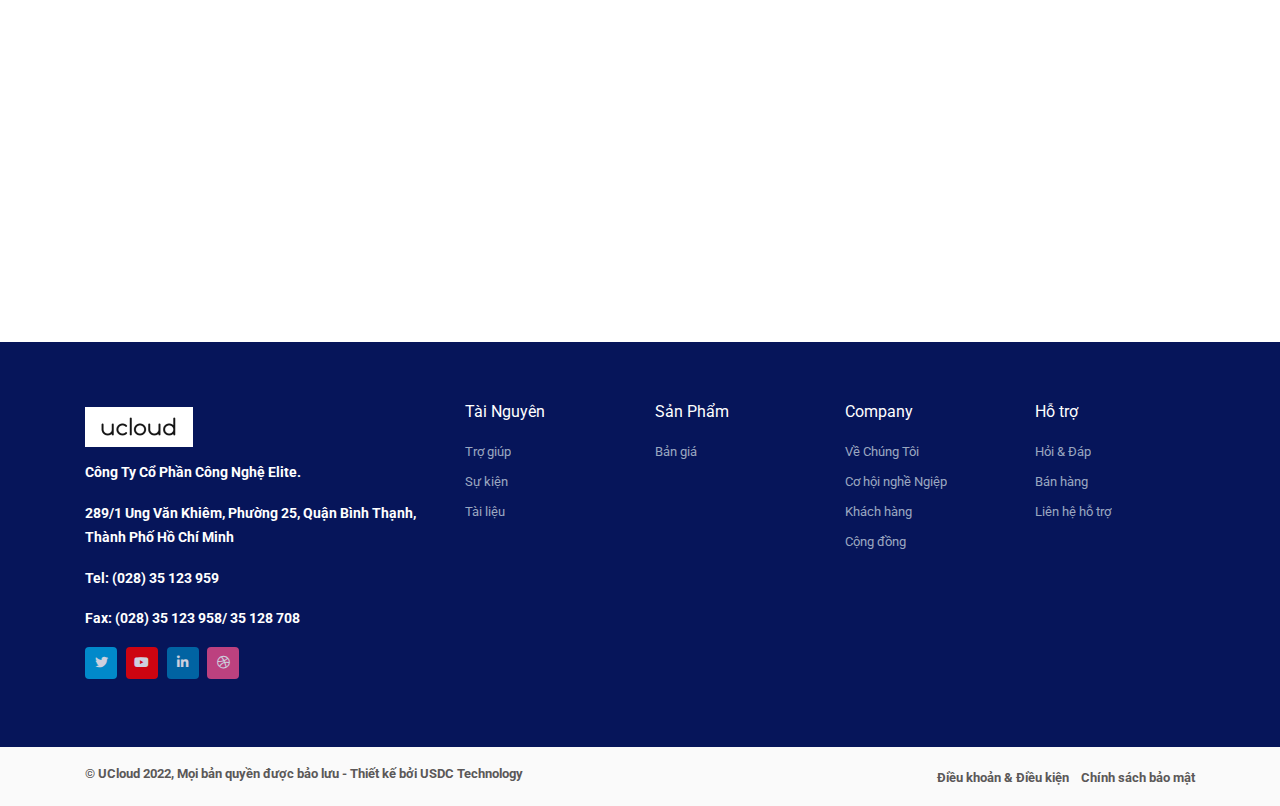
<file: vie/contact-us.html>
<!DOCTYPE html>
<html lang="en">

<head>
    <meta charset="utf-8">
    <meta name="viewport" content="width=device-width, initial-scale=1, shrink-to-fit=no">
    <meta http-equiv="X-UA-Compatible" content="ie=edge">

    <!--favicon icon-->
    <link rel="icon" href="assets/img/favicon.png" type="image/png" sizes="16x16">

    <!--title-->
    <title>UCloud - Your Cloud - Your Bussiness</title>

    <!--build:css-->
    <link rel="stylesheet" href="assets/css/main.css">
    <!-- endbuild -->
</head>

<body>

    <!--preloader start-->
    <div id="preloader">
        <div class="preloader-wrap">
            <img src="assets/img/logo-color.png" alt="logo" class="img-fluid" />
            <div class="preloader">
                <i>.</i>
                <i>.</i>
                <i>.</i>
            </div>
        </div>
    </div>
    <!--preloader end-->
    <!--header section start-->
    <header id="header" class="header-main">
        <!--main header menu start-->
        <div id="logoAndNav" class="main-header-menu-wrap bg-transparent fixed-top">
            <div class="container">
                <nav class="js-mega-menu navbar navbar-expand-md header-nav">

                    <!--logo start-->
                    <a class="navbar-brand pt-0" href="index.html"><img src="assets/img/logo-white.png" alt="logo" class="img-fluid" /></a>
                    <!--logo end-->

                    <!--responsive toggle button start-->
                    <button type="button" class="navbar-toggler btn" aria-expanded="false" aria-controls="navBar" data-toggle="collapse" data-target="#navBar">
                        <span id="hamburgerTrigger">
                          <span class="ti-menu"></span>
                        </span>
                    </button>
                    <!--responsive toggle button end-->
                  
                    <!--main menu start-->
                    <div id="navBar" class="collapse navbar-collapse">
                        <ul class="navbar-nav ml-auto main-navbar-nav">
                            <!--home start-->
                            <li class="nav-item hs-has-mega-menu custom-nav-item" data-position="center">
                                <a id="homeMegaMenu" class="nav-link custom-nav-link main-link-toggle" href="javascript:void(0);" aria-haspopup="true" aria-expanded="false">Trang chủ</a>

                                <!--home mega menu start-->
                                <div class="hs-mega-menu main-sub-menu w-100" aria-labelledby="homeMegaMenu">
                                    <div class="row no-gutters">
                                        <div class="col-lg-5 col-sm-6 col-12 gray-light-bg custom-radius-left">
                                            <div class="menu-item-wrap p-4">
                                                
                                                <ul class="list-unstyled content-feature-list mb-2">
                                                    
                                                </ul>
                                            </div>
                                        </div>

                                        <div class="col-lg-7 col-sm-6 col-12 custom-radius-right">
                                            <div class="row no-gutters p-4">
                                                <div class="col-sm-12">
                                                    <span class="sub-menu-title">Dịch Vụ</span>
                                                    <ul class="home-demo-list">
                                                        <li><a href="index.html"><i class="fad fa-home-lg mr-2 text-danger"></i>Virtual Private Cloud</a></li>
                                                        
                                                    </ul>
                                                </div>
                                            </div>
                                        </div>
                                    </div>
                                    <!-- Mega Menu Banner -->
                                    <div class="u-header__product-banner">
                                        <div class="u-header__product-banner-content text-center text-white">
                                           
                                            <a class="btn btn-brand-03" href="https://customer.ucloud.vn/login">Bắt Đầu Ngay<span class="ti-arrow-right pl-2"></span></a>
                                        </div>
                                    </div>
                                    <!-- End Mega Menu Banner -->
                                </div>
                                <!--home mega menu end-->
                            </li>
                            <!--home end-->

                            <!--pages start-->
                            <li class="nav-item hs-has-sub-menu custom-nav-item">
                                <a id="pagesMegaMenu" class="nav-link custom-nav-link main-link-toggle" href="javascript:void(0);" aria-haspopup="true" aria-expanded="false" aria-labelledby="pagesSubMenu">Liên Kết</a>

                                <!-- Pages - Submenu -->
                                <ul id="pagesSubMenu" class="hs-sub-menu main-sub-menu" aria-labelledby="pagesMegaMenu" style="min-width: 230px;">
                                    
                            
                                    <li class="hs-has-sub-menu">
                                        <a id="navLinkPagesPricing" class="nav-link sub-menu-nav-link sub-link-toggle" href="javascript:void(0);" aria-haspopup="true" aria-expanded="false" aria-controls="navSubmenuPagesPricing">Bảng Giá</a>

                                        <ul id="navSubmenuPagesPricing" class="hs-sub-menu main-sub-menu" aria-labelledby="navLinkPagesPricing" style="min-width: 230px;">
                                            <li><a class="nav-link sub-menu-nav-link" href="pricing-default.html">Virtual Private Cloud</a></li>
                                           
                                            
                                        </ul>
                                    <li class="nav-item submenu-item">
                                        <a class="nav-link sub-menu-nav-link" href="blog-grid.html">Blog</a>
                                    </li>
                                    
                                    <li class="hs-has-sub-menu">
                                        <a id="navLinkPagesLogin" class="nav-link sub-menu-nav-link sub-link-toggle" href="javascript:void(0);" aria-haspopup="true" aria-expanded="false" aria-controls="navSubmenuPagesLogin">Đăng Nhập &amp; Đăng Ký</a>

                                        <ul id="navSubmenuPagesLogin" class="hs-sub-menu main-sub-menu" aria-labelledby="navLinkPagesLogin" style="min-width: 230px;">
                                            <li><a class="nav-link sub-menu-nav-link" href="https://customer.ucloud.vn/login">Đăng Nhập</a>
                                            </li>
                                            <li><a class="nav-link sub-menu-nav-link" href="https://customer.ucloud.vn/register.php">Đăng Ký</a>
                                            </li>
                                           
                                        </ul>
                                    </li>
                                </ul>
                                <!-- End Pages - Submenu -->
                            </li>
                            <!--pages end-->


                    

                        

                           
                            <!--about start-->
                            <li class="nav-item hs-has-mega-menu custom-nav-item position-relative" data-position="center">
                                <a id="aboutMegaMenu" class="nav-link custom-nav-link main-link-toggle" href="JavaScript:Void(0);" aria-haspopup="true" aria-expanded="false">Công Ty</a>

                                <!--about submenu start-->
                                <div class="hs-mega-menu main-sub-menu" style="width: 320px" aria-labelledby="aboutMegaMenu">
                                    <!--menu title with subtitle and icon item start-->
                                    <div class="title-with-icon-item">
                                        <a class="title-with-icon-link" href="contact-us.html">
                                            <div class="media align-items-center">
                                                <img class="menu-titile-icon" src="assets/img/chat-mobile.svg" alt="SVG">
                                                <div class="media-body">
                                                    <span class="u-header__promo-title">Liên Hệ</span>
                                                    <small class="u-header__promo-text">Mọi vấn đề xin liên hệ chúng tôi
                                                    </small>
                                                </div>
                                            </div>
                                        </a>
                                    </div>
                                    <!--menu title with subtitle and icon item end-->

                                    <!--menu title with subtitle and icon item start-->
                                    <div class="title-with-icon-item">
                                        <a class="title-with-icon-link" href="about-us.html">
                                            <div class="media align-items-center">
                                                <img class="menu-titile-icon" src="assets/img/community.svg" alt="SVG">
                                                <div class="media-body">
                                                    <span class="u-header__promo-title">Về Chúng Tôi</span>
                                                    <small class="u-header__promo-text">Hàng đầu trong lĩnh vực VPC
                                                    </small>
                                                </div>
                                            </div>
                                        </a>
                                    </div>
                                    <!--menu title with subtitle and icon item end-->

                                    <!--menu title with subtitle and icon item start-->
                                    <div class="title-with-icon-item">
                                        <a class="title-with-icon-link" href="partners.html">
                                            <div class="media align-items-center">
                                                <img class="menu-titile-icon" src="assets/img/partner.svg" alt="SVG">
                                                <div class="media-body">
                                                    <span class="u-header__promo-title">Đối Tác</span>
                                                    <small class="u-header__promo-text">Hợp tác với nhiều đối tác quốc tế
                                                    </small>
                                                </div>
                                            </div>
                                        </a>
                                    </div>
                                    <!--menu title with subtitle and icon item end-->

                                   
                                </div>
                                <!--about submenu end-->
                            </li>
                            <!--about end-->
                              <!--language change start-->
                            <div class="nav-item hs-has-sub-menu custom-nav-item">
                                <div class="font-weight-normal">
                                    <a class="nav-link custom-nav-link" href="#" language="english">EN</a>
                                </div>
                            </div>
                            <div class="nav-item hs-has-sub-menu custom-nav-item">
                                <div class="font-weight-normal">
                                    <a class="nav-link custom-nav-link" href="#" language="vietnam">VI</a>
                                </div>
                            </div>

                            <!--language change end-->
                            <!--button start-->
                            <li class="nav-item header-nav-last-item d-flex align-items-center">
                                <a class="btn btn-brand-03 animated-btn" href="https://customer.ucloud.vn/login" target="">
                                    <span class="fa fa-user pr-2"></span> Đăng Nhập
                                </a>
                            </li>
                            <!--button end-->
                        </ul>
                    </div>
                    <!--main menu end-->
                </nav>
            </div>
        </div>
        <!--main header menu end-->
    </header>
    <!--header section end-->

    <div class="main">

        <!--hero section start-->
        <section class="ptb-120 gradient-bg">
            <div class="container">
                <div class="row justify-content-center">
                    <div class="col-md-7 col-lg-8">
                        <div class="hero-content-wrap text-white text-center position-relative">
                           <h1 class="text-white">Liên Hệ</h1>
                            <p><strong>Tìm kiếm giải pháp VPC tối ưu nhất.</strong</p>
                        </div>
                    </div>
                </div>
            </div>
        </section>
        <!--page header section end-->

        <!--our contact promo start-->
        <section class="promo-section pt-100 ">
            <div class="container">
                <div class="row justify-content-md-center justify-content-sm-center">
                    <div class="col-md-6 col-lg-4">
                        <div class="card single-promo-card text-center p-3 my-3">
                            <div class="card-body">
                                <div class="pb-2">
                                    <span class="fas fa-envelope icon-size-lg color-primary"></span>
                                </div>
                                <div class="pt-2 pb-3">
                                    <h5>Gửi thư cho chúng tôi</h5>
                                    <p class="mb-0">Mọi yêu cầu vui lòng gửi đến địa chỉ info@ucloud.vn</p>
                                </div>
                            </div>
                        </div>
                    </div>
                    <div class="col-md-6 col-lg-4">
                        <div class="card single-promo-card text-center p-3 my-3">
                            <div class="card-body">
                                <div class="pb-2">
                                    <span class="fas fa-headset icon-size-lg color-primary"></span>
                                </div>
                                <div class="pt-2 pb-3">
                                    <h5>Tư vấn trực tuyến 24/7</h5>
                                    <p class="mb-0">Chúng tôi sẵn sàn trả lời các câu hỏi của bạn trong vòng 24 giờ.</p>
                                </div>
                            </div>
                        </div>
                    </div>
                    <div class="col-md-6 col-lg-4">
                        <div class="card single-promo-card text-center p-3 my-3">
                            <div class="card-body">
                                <div class="pb-2">
                                    <span class="fas fa-map-marker-alt icon-size-lg color-primary"></span>
                                </div>
                                <div class="pt-2 pb-3">
                                    <h5>Địa Điểm</h5>
                                    <p class="mb-0">289/1 Ung Văn Khiêm, Phường 25, Bình Thạnh, Thành phố Hồ Chí Minh, Việt Nam</p>
                                </div>
                            </div>
                        </div>
                    </div>
                </div>
            </div>
        </section>
        <!--our contact promo end-->

        <!--our contact section start-->
        <section class="contact-us-section ptb-100" id="contact">
            <div class="container">
                <div class="row">
                    <div class="col-12 pb-3 message-box d-none">
                        <div class="alert alert-danger"></div>
                    </div>
                    <div class="col-md-8 col-lg-9">
                        <div class="contact-us-form-wrap gray-light-bg position-relative">
                            <form action="" method="POST" id="contactForm" class="contact-us-form">
                                <input type="hidden" name="csrfToken" id="csrfToken" value="" />
                                <div class="form-row">
                                    <div class="col-md-9 col-12">
                                        <h2>Gửi tin nhắn đến chúng tôi</h2>
                                    </div>
                                    <div class="col-md-9 col-12">
                                        <div class="form-group">
                                            <input type="text" class="form-control" name="name" id="name" placeholder="Tên của bạn" required="required">
                                        </div>
                                    </div>
                                    <div class="col-md-9 col-12">
                                        <div class="form-group">
                                            <input type="email" class="form-control" name="email" id="email" placeholder="Email của bạn" required="required">
                                        </div>
                                    </div>
                                    <div class="col-md-9 col-12">
                                        <div class="form-group">
                                            <textarea name="message" id="message" class="form-control" rows="5" cols="25" placeholder="Tin nhắn"></textarea>
                                        </div>
                                    </div>
                                    <div class="col-sm-12 mt-3">
                                        <button type="submit" class="btn btn-brand-01" id="btnContactUs">
                                            Gửi 
                                        </button>
                                    </div>
                                </div>
                            </form>
                            <div class="contact-us-content primary-bg text-white shadow-lg mt-5 mt-md-0 mt-lg-0">
                                <h3 class="text-white">Bạn đang tìm một giải pháp về VPC ?</h3>
                                <p>Để lại lời nhắn, Chúng tôi sẵn sàn trả lời mọi yêu cầu của khách hàng trong vòng 24 giờ.</p>
                                <ul class="contact-info-list mt-3">
                                    <li class="d-flex py-3">
                                        <div class="contact-icon mr-3">
                                            <span class="fas fa-location-arrow color-accent"></span>
                                        </div>
                                        <div class="contact-text">
                                            <h6 class="mb-1 text-white font-weight-normal">Địa Điểm </h6>
                                            <small>
                                                289/1 Ung Văn Khiêm, Phường 25, Bình Thạnh, Thành phố Hồ Chí Minh, Việt Nam
                                            </small>
                                        </div>
                                    </li>
                                    <li class="d-flex py-3">
                                        <div class="contact-icon mr-3">
                                            <span class="fas fa-envelope color-accent"></span>
                                        </div>
                                        <div class="contact-text">
                                            <h6 class="mb-1 text-white font-weight-normal">Địa Chỉ Email</h6>
                                            <small>
                                                hello@yourdomain.com
                                            </small>
                                        </div>
                                    </li>
                                </ul>
                                <ul class="list-inline social-list-default background-color social-hover-2 mt-2">
                                    <li class="list-inline-item"><a class="twitter" href="#"><i class="fab fa-twitter"></i></a></li>
                                    <li class="list-inline-item"><a class="youtube" href="#"><i class="fab fa-youtube"></i></a></li>
                                    <li class="list-inline-item"><a class="linkedin" href="#"><i class="fab fa-linkedin-in"></i></a></li>
                                    <li class="list-inline-item"><a class="dribbble" href="#"><i class="fab fa-dribbble"></i></a></li>
                                </ul>
                            </div>
                        </div>
                    </div>

                </div>
            </div>
        </section>
        <!--our contact section end-->

        <!--google map start-->
        <div class="google-map">
            <iframe src="https://www.google.com/maps/embed?pb=!1m18!1m12!1m3!1d3919.114747937111!2d106.72101201395851!3d10.80252269230382!2m3!1f0!2f0!3f0!3m2!1i1024!2i768!4f13.1!3m3!1m2!1s0x317529c6b75238ab%3A0x94307564c8ab4014!2sElite%20Technology%20JSC!5e0!3m2!1svi!2s!4v1650509600533!5m2!1svi!2s" width="600" height="450" style="border:0;" allowfullscreen="" loading="lazy" referrerpolicy="no-referrer-when-downgrade"></iframe>
        </div>
        <!--google map end-->


    </div>

    <!--footer section start-->
    <footer class="footer-1 ptb-60 dark-bg ">
        <div class="container">
            <div class="row">
                <div class="col-md-12 col-lg-4 mb-4 mb-md-4 mb-sm-4 mb-lg-0">
                    <a href="#" class="navbar-brand mb-2">
                        <img src="assets/img/logo-white.png" alt="logo" class="img-fluid">
                    </a>
                    <br>
                    <p>Công Ty Cổ Phần Công Nghệ Elite.</p>
                    <p>289/1 Ung Văn Khiêm, Phường 25, Quận Bình Thạnh, Thành Phố Hồ Chí Minh</p>
                    <p>Tel: (028) 35 123 959  
                    <p>Fax: (028) 35 123 958/ 35 128 708</p>
                    <ul class="list-inline social-list-default background-color social-hover-2 mt-2">
                        <li class="list-inline-item"><a class="twitter" href="#"><i class="fab fa-twitter"></i></a></li>
                        <li class="list-inline-item"><a class="youtube" href="#"><i class="fab fa-youtube"></i></a></li>
                        <li class="list-inline-item"><a class="linkedin" href="#"><i class="fab fa-linkedin-in"></i></a></li>
                        <li class="list-inline-item"><a class="dribbble" href="#"><i class="fab fa-dribbble"></i></a></li>
                    </ul>
                </div>
                <div class="col-md-12 col-lg-8">
                    <div class="row mt-0">
                        <div class="col-sm-6 col-md-3 col-lg-3 mb-4 mb-sm-4 mb-md-0 mb-lg-0">
                            <h6 class="font-weight-normal">Tài Nguyên</h6>
                            <ul>
                                <li>
                                    <a href="#">Trợ giúp</a>
                                </li>
                                <li>
                                    <a href="#">Sự kiện</a>
                                </li>
                               
                                <li>
                                    <a href="#">Tài liệu</a>
                                </li>
                            </ul>
                        </div>
                        <div class="col-sm-6 col-md-3 col-lg-3 mb-4 mb-sm-4 mb-md-0 mb-lg-0">
                            <h6 class="font-weight-normal">Sản Phẩm</h6>
                            <ul>
                                <li>
                                    <a href="#">Bản giá</a>
                                </li>
                               
                               
                         
                                
                            </ul>
                        </div>
                        <div class="col-sm-6 col-md-3 col-lg-3 mb-4 mb-sm-4 mb-md-0 mb-lg-0">
                            <h6 class="font-weight-normal">Company</h6>
                            <ul>
                                <li>
                                    <a href="#">Về Chúng Tôi</a>
                                </li>
                                <li>
                                    <a href="#">Cơ hội nghề Ngiệp</a>
                                </li>
                                <li>
                                    <a href="#">Khách hàng</a>
                                </li>
                                <li>
                                    <a href="#">Cộng đồng</a>
                                </li>
                            </ul>
                        </div>
                        <div class="col-sm-6 col-md-3 col-lg-3">
                            <h6 class="font-weight-normal">Hỗ trợ</h6>
                            <ul>
                                <li>
                                    <a href="#">Hỏi & Đáp</a>
                                </li>
                                <li>
                                    <a href="#">Bán hàng</a>
                                </li>
                                <li>
                                    <a href="#">Liên hệ hỗ trợ</a>
                                </li>
                                
                            </ul>
                        </div>
                    </div>
                </div>
            </div>
        </div>
        <!--end of container-->
    </footer>

    <!--footer bottom copyright start-->
    <div class="footer-bottom py-3 gray-light-bg">
        <div class="container">
            <div class="row">
                <div class="col-md-6 col-lg-7">
                    <div class="copyright-wrap small-text">
                        <p class="mb-0">&copy; UCloud 2022, Mọi bản quyền được bảo lưu - Thiết kế bởi USDC Technology</p>
                    </div>
                </div>
                <div class="col-md-6 col-lg-5">
                    <div class="terms-policy-wrap text-lg-right text-md-right text-left">
                        <ul class="list-inline">
                            <li class="list-inline-item"><a class="small-text" href="terms-condition.html">Điều khoản & Điều kiện</a></li>
                            <li class="list-inline-item"><a class="small-text" href="privacy-policy.html">Chính sách bảo mật</a></li>
                        </ul>
                    </div>
                </div>
            </div>
        </div>
    </div>
    <!--footer bottom copyright end-->
    <!--footer section end-->
    <!--scroll bottom to top button start-->
    <div class="scroll-top scroll-to-target primary-bg text-white" data-target="html">
        <span class="fas fa-hand-point-up"></span>
    </div>
    <!--scroll bottom to top button end-->
    <!--build:js-->
    <script src="assets/js/vendors/jquery-3.5.1.min.js"></script>
    <script src="assets/js/vendors/popper.min.js"></script>
    <script src="assets/js/vendors/bootstrap.min.js"></script>
    <script src="assets/js/vendors/bootstrap-slider.min.js"></script>
    <script src="assets/js/vendors/jquery.easing.min.js"></script>
    <script src="assets/js/vendors/owl.carousel.min.js"></script>
    <script src="assets/js/vendors/countdown.min.js"></script>
    <script src="assets/js/vendors/jquery.waypoints.min.js"></script>
    <script src="assets/js/vendors/jquery.rcounterup.js"></script>
    <script src="assets/js/vendors/magnific-popup.min.js"></script>
    <script src="assets/js/vendors/validator.min.js"></script>
    <script src="assets/js/vendors/hs.megamenu.js"></script>
    <script src="assets/js/app.js"></script>
    <!--endbuild-->
</body>

</html>
</file>
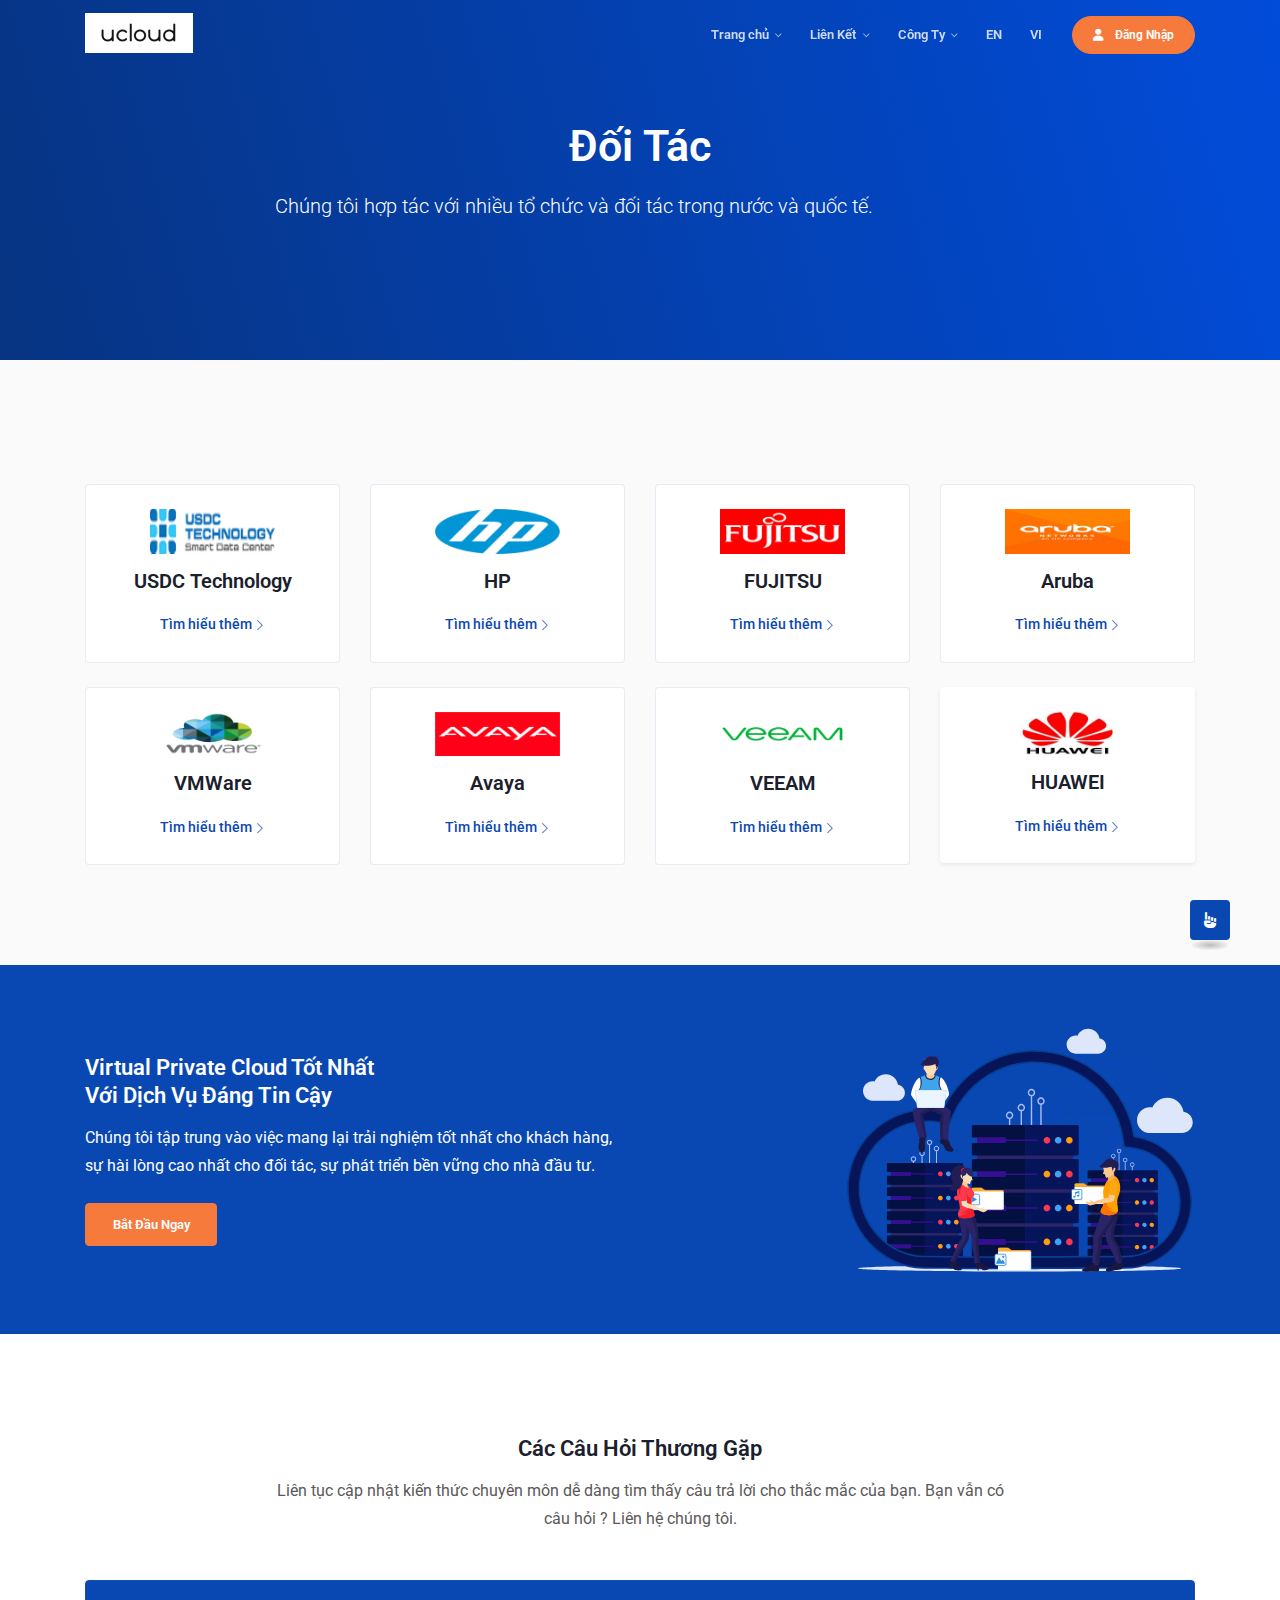
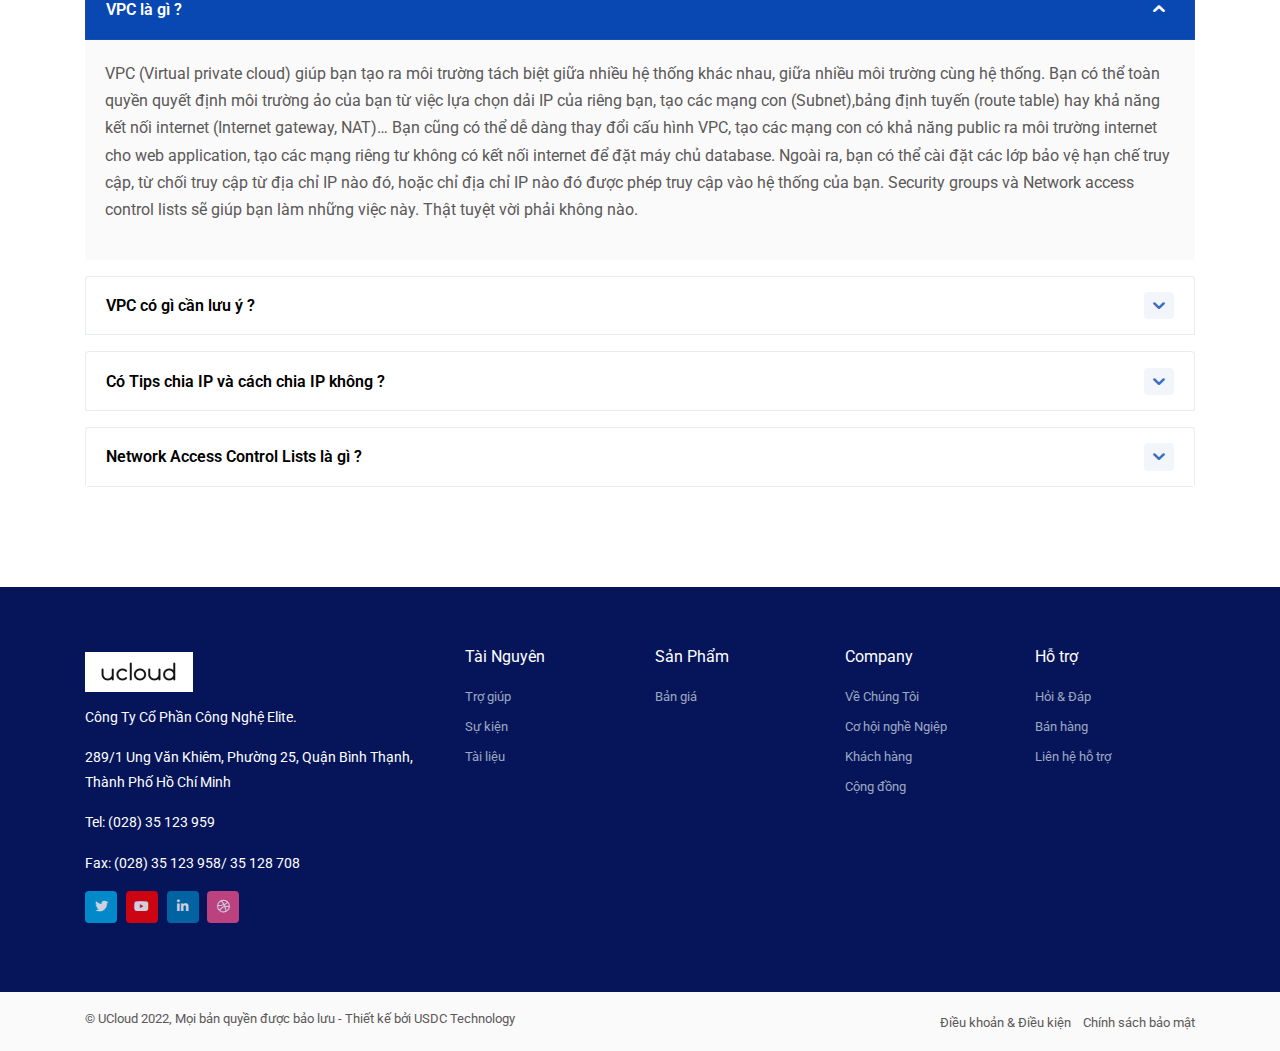
<file: vie/partners.html>
<!DOCTYPE html>
<html lang="en">

<head>
    <meta charset="utf-8">
    <meta name="viewport" content="width=device-width, initial-scale=1, shrink-to-fit=no">
    <meta http-equiv="X-UA-Compatible" content="ie=edge">

    <!--favicon icon-->
    <link rel="icon" href="assets/img/favicon.png" type="image/png" sizes="16x16">

    <!--title-->
    <title>UCloud - Your Cloud - Your Bussiness</title>

    <!--build:css-->
    <link rel="stylesheet" href="assets/css/main.css">
    <!-- endbuild -->
</head>

<body>

    <!--preloader start-->
    <div id="preloader">
        <div class="preloader-wrap">
            <img src="assets/img/logo-color.png" alt="logo" class="img-fluid" />
            <div class="preloader">
                <i>.</i>
                <i>.</i>
                <i>.</i>
            </div>
        </div>
    </div>
    <!--preloader end-->
    <!--header section start-->
    <header id="header" class="header-main">
        <!--main header menu start-->
        <div id="logoAndNav" class="main-header-menu-wrap bg-transparent fixed-top">
            <div class="container">
                <nav class="js-mega-menu navbar navbar-expand-md header-nav">

                    <!--logo start-->
                    <a class="navbar-brand pt-0" href="index.html"><img src="assets/img/logo-white.png" alt="logo" class="img-fluid" /></a>
                    <!--logo end-->

                    <!--responsive toggle button start-->
                    <button type="button" class="navbar-toggler btn" aria-expanded="false" aria-controls="navBar" data-toggle="collapse" data-target="#navBar">
                        <span id="hamburgerTrigger">
                          <span class="ti-menu"></span>
                        </span>
                    </button>
                    <!--responsive toggle button end-->
                  
                    <!--main menu start-->
                    <div id="navBar" class="collapse navbar-collapse">
                        <ul class="navbar-nav ml-auto main-navbar-nav">
                            <!--home start-->
                            <li class="nav-item hs-has-mega-menu custom-nav-item" data-position="center">
                                <a id="homeMegaMenu" class="nav-link custom-nav-link main-link-toggle" href="javascript:void(0);" aria-haspopup="true" aria-expanded="false">Trang chủ</a>

                                <!--home mega menu start-->
                                <div class="hs-mega-menu main-sub-menu w-100" aria-labelledby="homeMegaMenu">
                                    <div class="row no-gutters">
                                        <div class="col-lg-5 col-sm-6 col-12 gray-light-bg custom-radius-left">
                                            <div class="menu-item-wrap p-4">
                                                
                                                <ul class="list-unstyled content-feature-list mb-2">
                                                    
                                                </ul>
                                            </div>
                                        </div>

                                        <div class="col-lg-7 col-sm-6 col-12 custom-radius-right">
                                            <div class="row no-gutters p-4">
                                                <div class="col-sm-12">
                                                    <span class="sub-menu-title">Dịch Vụ</span>
                                                    <ul class="home-demo-list">
                                                        <li><a href="index.html"><i class="fad fa-home-lg mr-2 text-danger"></i>Virtual Private Cloud</a></li>
                                                        
                                                    </ul>
                                                </div>
                                            </div>
                                        </div>
                                    </div>
                                    <!-- Mega Menu Banner -->
                                    <div class="u-header__product-banner">
                                        <div class="u-header__product-banner-content text-center text-white">
                                           
                                            <a class="btn btn-brand-03" href="https://customer.ucloud.vn/login">Bắt Đầu Ngay<span class="ti-arrow-right pl-2"></span></a>
                                        </div>
                                    </div>
                                    <!-- End Mega Menu Banner -->
                                </div>
                                <!--home mega menu end-->
                            </li>
                            <!--home end-->

                            <!--pages start-->
                            <li class="nav-item hs-has-sub-menu custom-nav-item">
                                <a id="pagesMegaMenu" class="nav-link custom-nav-link main-link-toggle" href="javascript:void(0);" aria-haspopup="true" aria-expanded="false" aria-labelledby="pagesSubMenu">Liên Kết</a>

                                <!-- Pages - Submenu -->
                                <ul id="pagesSubMenu" class="hs-sub-menu main-sub-menu" aria-labelledby="pagesMegaMenu" style="min-width: 230px;">
                                   
                            
                                    <li class="hs-has-sub-menu">
                                        <a id="navLinkPagesPricing" class="nav-link sub-menu-nav-link sub-link-toggle" href="javascript:void(0);" aria-haspopup="true" aria-expanded="false" aria-controls="navSubmenuPagesPricing">Bảng Giá</a>

                                        <ul id="navSubmenuPagesPricing" class="hs-sub-menu main-sub-menu" aria-labelledby="navLinkPagesPricing" style="min-width: 230px;">
                                            <li><a class="nav-link sub-menu-nav-link" href="pricing-default.html">Virtual Private Cloud</a></li>
                                           
                                            
                                        </ul>
                                    <li class="nav-item submenu-item">
                                        <a class="nav-link sub-menu-nav-link" href="blog-grid.html">Blog</a>
                                    </li>
                                    
                                    <li class="hs-has-sub-menu">
                                        <a id="navLinkPagesLogin" class="nav-link sub-menu-nav-link sub-link-toggle" href="javascript:void(0);" aria-haspopup="true" aria-expanded="false" aria-controls="navSubmenuPagesLogin">Đăng Nhập &amp; Đăng Ký</a>

                                        <ul id="navSubmenuPagesLogin" class="hs-sub-menu main-sub-menu" aria-labelledby="navLinkPagesLogin" style="min-width: 230px;">
                                           <li><a class="nav-link sub-menu-nav-link" href="https://customer.ucloud.vn/login">Đăng Nhập</a>
                                            </li>
                                            <li><a class="nav-link sub-menu-nav-link" href="https://customer.ucloud.vn/register.php">Đăng Ký</a>
                                            </li>
                                           
                                        </ul>
                                    </li>
                                </ul>
                                <!-- End Pages - Submenu -->
                            </li>
                            <!--pages end-->


                    

                        

                           
                            <!--about start-->
                            <li class="nav-item hs-has-mega-menu custom-nav-item position-relative" data-position="center">
                                <a id="aboutMegaMenu" class="nav-link custom-nav-link main-link-toggle" href="JavaScript:Void(0);" aria-haspopup="true" aria-expanded="false">Công Ty</a>

                                <!--about submenu start-->
                                <div class="hs-mega-menu main-sub-menu" style="width: 320px" aria-labelledby="aboutMegaMenu">
                                    <!--menu title with subtitle and icon item start-->
                                    <div class="title-with-icon-item">
                                        <a class="title-with-icon-link" href="contact-us.html">
                                            <div class="media align-items-center">
                                                <img class="menu-titile-icon" src="assets/img/chat-mobile.svg" alt="SVG">
                                                <div class="media-body">
                                                    <span class="u-header__promo-title">Liên Hệ</span>
                                                    <small class="u-header__promo-text">Mọi vấn đề xin liên hệ chúng tôi
                                                    </small>
                                                </div>
                                            </div>
                                        </a>
                                    </div>
                                    <!--menu title with subtitle and icon item end-->

                                    <!--menu title with subtitle and icon item start-->
                                    <div class="title-with-icon-item">
                                        <a class="title-with-icon-link" href="about-us.html">
                                            <div class="media align-items-center">
                                                <img class="menu-titile-icon" src="assets/img/community.svg" alt="SVG">
                                                <div class="media-body">
                                                    <span class="u-header__promo-title">Về Chúng Tôi</span>
                                                    <small class="u-header__promo-text">Hàng đầu trong lĩnh vực VPC
                                                    </small>
                                                </div>
                                            </div>
                                        </a>
                                    </div>
                                    <!--menu title with subtitle and icon item end-->

                                    <!--menu title with subtitle and icon item start-->
                                    <div class="title-with-icon-item">
                                        <a class="title-with-icon-link" href="partners.html">
                                            <div class="media align-items-center">
                                                <img class="menu-titile-icon" src="assets/img/partner.svg" alt="SVG">
                                                <div class="media-body">
                                                    <span class="u-header__promo-title">Đối Tác</span>
                                                    <small class="u-header__promo-text">Hợp tác với nhiều đối tác quốc tế
                                                    </small>
                                                </div>
                                            </div>
                                        </a>
                                    </div>
                                    <!--menu title with subtitle and icon item end-->

                                   
                                </div>
                                <!--about submenu end-->
                            </li>
                            <!--about end-->
                              <!--language change start-->
                            <div class="nav-item hs-has-sub-menu custom-nav-item">
                                <div class="font-weight-normal">
                                    <a class="nav-link custom-nav-link" href="#" language="english">EN</a>
                                </div>
                            </div>
                            <div class="nav-item hs-has-sub-menu custom-nav-item">
                                <div class="font-weight-normal">
                                    <a class="nav-link custom-nav-link" href="#" language="vietnam">VI</a>
                                </div>
                            </div>

                            <!--language change end-->
                            <!--button start-->
                            <li class="nav-item header-nav-last-item d-flex align-items-center">
                                <a class="btn btn-brand-03 animated-btn" href="https://customer.ucloud.vn/login" target="">
                                    <span class="fa fa-user pr-2"></span> Đăng Nhập
                                </a>
                            </li>
                            <!--button end-->
                        </ul>
                    </div>
                    <!--main menu end-->
                </nav>
            </div>
        </div>
        <!--main header menu end-->
    </header>
    <!--header section end-->

    <div class="main">

        <!--hero section start-->
        <section class="ptb-120 gradient-bg">
            <div class="container">
                <div class="row justify-content-center">
                    <div class="col-md-7 col-lg-8">
                        <div class="hero-content-wrap text-white text-center position-relative">
                           <h1 class="text-white">Đối Tác</h1>
                            <p class="lead">Chúng tôi hợp tác với nhiều tổ chức và đối tác trong nước và quốc tế.</p>
                        </div>
                    </div>
                </div>
            </div>
        </section>
        <!--hero section end-->

        <!--our partners section start-->
        <section class="our-partner-section ptb-100 gray-light-bg">
            <div class="container">
                <div class="row">
                    <div class="col-md-4 col-lg-3">
                        <div class="single-partner-wrap card-bottom-line bg-white border rounded text-center p-4 mt-4">
                            <div class="partner-logo mb-3">
                                <img src="assets/img/clients-logo-01.png" alt="partner logo" class="img-fluid" />
                            </div>
                            <div class="partner-heading mb-2">
                                <h5 class="mb-0">USDC Technology</h5>
                                <h6><strong></strong></h6>
                            </div>
                            <div class="partner-info">
                                <p></p>
                                   <a href="https://usdc.vn"class="view-details-link">Tìm hiểu thêm<span class="ti-angle-right"></span></a>
                            </div>
                        </div>
                    </div>
                    <div class="col-md-4 col-lg-3">
                        <div class="single-partner-wrap card-bottom-line bg-white border rounded text-center p-4 mt-4">
                            <div class="partner-logo mb-3">
                                <img src="assets/img/clients-logo-02.png" alt="partner logo" class="img-fluid" />
                            </div>
                            <div class="partner-heading mb-2">
                                <h5 class="mb-0">HP</h5>
                                <h6><strong></strong></h6>
                            </div>
                            <div class="partner-info">
                                <p></p>
                                <a href="https://www.hp.com/"class="view-details-link">Tìm hiểu thêm<span class="ti-angle-right"></span></a>
                            </div>
                        </div>
                    </div>
                    <div class="col-md-4 col-lg-3">
                        <div class="single-partner-wrap card-bottom-line bg-white border rounded text-center p-4 mt-4">
                            <div class="partner-logo mb-3">
                                <img src="assets/img/clients-logo-03.png" alt="partner logo" class="img-fluid" />
                            </div>
                            <div class="partner-heading mb-2">
                                <h5 class="mb-0">FUJITSU</h5>
                                <h6><strong></strong></h6>
                            </div>
                            <div class="partner-info">
                                <p></p>
                                 <a href="https://www.fujitsu.com/"class="view-details-link">Tìm hiểu thêm<span class="ti-angle-right"></span></a>
                            </div>
                        </div>
                    </div>
                    <div class="col-md-4 col-lg-3">
                        <div class="single-partner-wrap card-bottom-line bg-white border rounded text-center p-4 mt-4">
                            <div class="partner-logo mb-3">
                                <img src="assets/img/clients-logo-04.png" alt="partner logo" class="img-fluid" />
                            </div>
                            <div class="partner-heading mb-2">
                                <h5 class="mb-0">Aruba</h5>
                                <h6><strong></strong></h6>
                            </div>
                            <div class="partner-info">
                                <p></p>
                                 <a href="https://aruba.com.vn/"class="view-details-link">Tìm hiểu thêm<span class="ti-angle-right"></span></a>
                            </div>
                        </div>
                    </div>
                    <div class="col-md-4 col-lg-3">
                        <div class="single-partner-wrap card-bottom-line bg-white border rounded text-center p-4 mt-4">
                            <div class="partner-logo mb-3">
                                <img src="assets/img/clients-logo-05.png" alt="partner logo" class="img-fluid" />
                            </div>
                            <div class="partner-heading mb-2">
                                <h5 class="mb-0">VMWare</h5>
                                <h6><strong></strong></h6>
                            </div>
                            <div class="partner-info">
                                <p></p>
                                 <a href="https://www.vmware.com/"class="view-details-link">Tìm hiểu thêm<span class="ti-angle-right"></span></a>
                            </div>     
                        </div>
                    </div>
                    <div class="col-md-4 col-lg-3">
                        <div class="single-partner-wrap card-bottom-line bg-white border rounded text-center p-4 mt-4">
                            <div class="partner-logo mb-3">
                                <img src="assets/img/clients-logo-06.png" alt="partner logo" class="img-fluid" />
                            </div>
                            <div class="partner-heading mb-2">
                                <h5 class="mb-0">Avaya</h5>
                                <h6><strong></strong></h6>
                            </div>
                            <div class="partner-info">
                                <p></p>
                                 <a href="https://www.avaya.com/en/"class="view-details-link">Tìm hiểu thêm<span class="ti-angle-right"></span></a>
                            </div>
                        </div>
                    </div>
                    <div class="col-md-4 col-lg-3">
                        <div class="single-partner-wrap card-bottom-line bg-white border rounded text-center p-4 mt-4">
                            <div class="partner-logo mb-3">
                                <img src="assets/img/clients-logo-07.png" alt="partner logo" class="img-fluid" />
                            </div>
                            <div class="partner-heading mb-2">
                                <h5 class="mb-0">VEEAM</h5>
                                <h6><strong></strong></h6>
                            </div>
                            <div class="partner-info">
                                <p></p>
                                 <a href="https://www.veeam.com/"class="view-details-link">Tìm hiểu thêm<span class="ti-angle-right"></span></a>
                            </div>     
                        </div>
                    </div>
                    <div class="col-md-4 col-lg-3">
                        <div class="single-partner-wrap card-bottom-line bg-white shadow-sm rounded text-center p-4 mt-4">
                            <div class="partner-logo mb-3">
                                <img src="assets/img/clients-logo-08.png" alt="partner logo" class="img-fluid" />
                            </div>
                            <div class="partner-heading mb-2">
                                <h5 class="mb-0">HUAWEI</h5>
                                <h6><strong></strong></h6>
                            </div>
                            <div class="partner-info">
                                <p></p>
                                <a href="https://e.huawei.com/"class="view-details-link">Tìm hiểu thêm<span class="ti-angle-right"></span></a>
                        </div>
                    </div>

                </div>
            </div>
        </section>
        <!--our partners section end-->

        <!--call to action section start-->
        <section class="ptb-60 primary-bg">
            <div class="container">
                <div class="row align-items-center justify-content-between">
                    <div class="col-md-7 col-lg-6">
                        <div class="cta-content-wrap text-white">
                            <h2 class="text-white">Virtual Private Cloud Tốt Nhất <br> Với Dịch Vụ Đáng Tin Cậy</h2>
                            <p> Chúng tôi tập trung vào việc mang lại trải nghiệm tốt nhất cho khách hàng, sự hài lòng cao nhất cho đối tác, sự phát triển bền vững cho nhà đầu tư. </p>
                        </div>
                        <div class="action-btns mt-4">
                            <a href="https://customer.ucloud.vn" class="btn btn-brand-03"> Bắt Đầu Ngay </a>
                        </div>
                    </div>
                    <div class="col-md-5 col-lg-4">
                        <div class="cta-img-wrap text-center">
                            <img src="assets/img/cta-new.svg" class="img-fluid" alt="server room">
                        </div>
                    </div>
                </div>
            </div>
        </section>
        <!--call to action section end-->

        <!--faq section start-->
        <section id="faq" class="ptb-100 ">
            <div class="container">
                <div class="row justify-content-center">
                    <div class="col-md-9 col-lg-8">
                        <div class="section-heading text-center mb-5">
                             <h2>Các Câu Hỏi Thương Gặp</h2>
                            <p>Liên tục cập nhật kiến thức chuyên môn dễ dàng tìm thấy câu trả lời cho thắc mắc của bạn. Bạn vẫn có câu hỏi ? Liên hệ chúng tôi.</p>
                        </div>
                    </div>
                </div>
                <div class="row align-items-center">
                    <div class="col-md-12 col-lg-12">
                        <div id="accordion" class="accordion faq-wrap">
                            <div class="card mb-3">
                                <a class="card-header " data-toggle="collapse" href="#collapse0" aria-expanded="false">
                                    <h6 class="mb-0 d-inline-block">VPC là gì ?</h6>
                                </a>
                                <div id="collapse0" class="collapse show" data-parent="#accordion" style="">
                                    <div class="card-body white-bg">
                                        <p>VPC (Virtual private cloud) giúp bạn tạo ra môi trường tách biệt giữa nhiều hệ thống khác nhau, giữa nhiều môi trường cùng hệ thống. Bạn có thể toàn quyền quyết định môi trường ảo của bạn từ việc lựa chọn dải IP của riêng bạn, tạo các mạng con (Subnet),bảng định tuyến (route table) hay khả năng kết nối internet (Internet gateway, NAT)… Bạn cũng có thể dễ dàng thay đổi cấu hình VPC, tạo các mạng con có khả năng public ra môi trường internet cho web application, tạo các mạng riêng tư không có kết nối internet để đặt máy chủ database. Ngoài ra, bạn có thể cài đặt các lớp bảo vệ hạn chế truy cập, từ chối truy cập từ địa chỉ IP nào đó, hoặc chỉ địa chỉ IP nào đó được phép truy cập vào hệ thống của bạn. Security groups và Network access control lists sẽ giúp bạn làm những việc này. Thật tuyệt vời phải không nào. </p>
                                    </div>
                                </div>
                            </div>
                            <div class="card my-3">
                                <a class="card-header collapsed" data-toggle="collapse" href="#collapse1" aria-expanded="false">
                                    <h6 class="mb-0 d-inline-block">VPC có gì cần lưu ý ?</h6>
                                </a>
                                <div id="collapse1" class="collapse " data-parent="#accordion" style="">
                                    <div class="card-body white-bg">
                                        <p>Bản thân VPC chỉ có 1 thông tin quan trọng nhất là thông tin thiết lập dải mạng IP mà bạn chọn. Dải mạng này quyết định các IP của các dải mạng con sau này bạn sử dụng. </p>
                                    </div>
                                </div>
                            </div>
                            <div class="card my-3">
                                <a class="card-header collapsed" data-toggle="collapse" href="#collapse2" aria-expanded="false">
                                    <h6 class="mb-0 d-inline-block"> Có Tips chia IP và cách chia IP không ?</h6>
                                </a>
                                <div id="collapse2" class="collapse " data-parent="#accordion" style="">
                                    <div class="card-body white-bg">
                                        <p>về cách chia subnet các bạn tự tìm hiểu thêm trên google có khá đầy đủ. Với những bạn muốn làm nhanh, thì mình chỉ cách chia dễ hiểu nhất. Như mình dùng VPC thì sẽ để là 10.1.0.0/16 (chú ý là /16 nhé). Các IP của mình sẽ được bắt đầu từ với 10.1.xxx.xxx. Khi chia Subnet, mình sẽ để /24. Mình chia Các subnet thành 10.1.1.0/24, tức là mình được sử dụng ~250 IP trong subnet này bằng cách fix cố định 10.1.1.xxx. Các subnet sau tương tự sẽ là 10.1.2.0/24, 10.1.3.0/24. Bằng cách này khi bạn chia subnet sẽ không bị trùng dải subnet. Và nó cũng khá dễ nhớ. Còn về bản chất bạn tìm hiểu cách chia là sẽ hiểu tại sao mình chia như thế nhé. </p>
                                    </div>
                                </div>
                            </div>
                            <div class="card mt-3">
                                <a class="card-header collapsed" data-toggle="collapse" href="#collapse3" aria-expanded="false">
                                    <h6 class="mb-0 d-inline-block">Network Access Control Lists là gì ?</h6>
                                </a>
                                <div id="collapse3" class="collapse " data-parent="#accordion" style="">
                                    <div class="card-body white-bg">
                                        <p>Network Access Control Lists (NACL) là một lớp bảo mật cho VPC, thực hiện như một firewall điều khiển lưu lượng vào và ra của một hay nhiều subnet. </p>
                                    </div>
                                </div>
                            </div>
                        </div>
                    </div>
                </div>
            </div>
        </section>
        <!--faq section end-->

    </div>

  <!--footer section start-->
    <footer class="footer-1 ptb-60 dark-bg ">
        <div class="container">
            <div class="row">
                <div class="col-md-12 col-lg-4 mb-4 mb-md-4 mb-sm-4 mb-lg-0">
                    <a href="#" class="navbar-brand mb-2">
                        <img src="assets/img/logo-white.png" alt="logo" class="img-fluid">
                    </a>
                    <br>
                    <p>Công Ty Cổ Phần Công Nghệ Elite.</p>
                    <p>289/1 Ung Văn Khiêm, Phường 25, Quận Bình Thạnh, Thành Phố Hồ Chí Minh</p>
                    <p>Tel: (028) 35 123 959  
                    <p>Fax: (028) 35 123 958/ 35 128 708</p>
                    <ul class="list-inline social-list-default background-color social-hover-2 mt-2">
                        <li class="list-inline-item"><a class="twitter" href="#"><i class="fab fa-twitter"></i></a></li>
                        <li class="list-inline-item"><a class="youtube" href="#"><i class="fab fa-youtube"></i></a></li>
                        <li class="list-inline-item"><a class="linkedin" href="#"><i class="fab fa-linkedin-in"></i></a></li>
                        <li class="list-inline-item"><a class="dribbble" href="#"><i class="fab fa-dribbble"></i></a></li>
                    </ul>
                </div>
                <div class="col-md-12 col-lg-8">
                    <div class="row mt-0">
                        <div class="col-sm-6 col-md-3 col-lg-3 mb-4 mb-sm-4 mb-md-0 mb-lg-0">
                            <h6 class="font-weight-normal">Tài Nguyên</h6>
                            <ul>
                                <li>
                                    <a href="#">Trợ giúp</a>
                                </li>
                                <li>
                                    <a href="#">Sự kiện</a>
                                </li>
                               
                                <li>
                                    <a href="#">Tài liệu</a>
                                </li>
                            </ul>
                        </div>
                        <div class="col-sm-6 col-md-3 col-lg-3 mb-4 mb-sm-4 mb-md-0 mb-lg-0">
                            <h6 class="font-weight-normal">Sản Phẩm</h6>
                            <ul>
                                <li>
                                    <a href="#">Bản giá</a>
                                </li>
                               
                               
                         
                                
                            </ul>
                        </div>
                        <div class="col-sm-6 col-md-3 col-lg-3 mb-4 mb-sm-4 mb-md-0 mb-lg-0">
                            <h6 class="font-weight-normal">Company</h6>
                            <ul>
                                <li>
                                    <a href="#">Về Chúng Tôi</a>
                                </li>
                                <li>
                                    <a href="#">Cơ hội nghề Ngiệp</a>
                                </li>
                                <li>
                                    <a href="#">Khách hàng</a>
                                </li>
                                <li>
                                    <a href="#">Cộng đồng</a>
                                </li>
                            </ul>
                        </div>
                        <div class="col-sm-6 col-md-3 col-lg-3">
                            <h6 class="font-weight-normal">Hỗ trợ</h6>
                            <ul>
                                <li>
                                    <a href="#">Hỏi & Đáp</a>
                                </li>
                                <li>
                                    <a href="#">Bán hàng</a>
                                </li>
                                <li>
                                    <a href="#">Liên hệ hỗ trợ</a>
                                </li>
                                
                            </ul>
                        </div>
                    </div>
                </div>
            </div>
        </div>
        <!--end of container-->
    </footer>

    <!--footer bottom copyright start-->
    <div class="footer-bottom py-3 gray-light-bg">
        <div class="container">
            <div class="row">
                <div class="col-md-6 col-lg-7">
                    <div class="copyright-wrap small-text">
                        <p class="mb-0">&copy; UCloud 2022, Mọi bản quyền được bảo lưu - Thiết kế bởi USDC Technology</p>
                    </div>
                </div>
                <div class="col-md-6 col-lg-5">
                    <div class="terms-policy-wrap text-lg-right text-md-right text-left">
                        <ul class="list-inline">
                            <li class="list-inline-item"><a class="small-text" href="terms-condition.html">Điều khoản & Điều kiện</a></li>
                            <li class="list-inline-item"><a class="small-text" href="privacy-policy.html">Chính sách bảo mật</a></li>
                        </ul>
                    </div>
                </div>
            </div>
        </div>
    </div>
    <!--footer bottom copyright end-->
    <!--footer section end-->
    <!--scroll bottom to top button start-->
    <div class="scroll-top scroll-to-target primary-bg text-white" data-target="html">
        <span class="fas fa-hand-point-up"></span>
    </div>
    <!--scroll bottom to top button end-->
    <!--build:js-->
    <script src="assets/js/vendors/jquery-3.5.1.min.js"></script>
    <script src="assets/js/vendors/popper.min.js"></script>
    <script src="assets/js/vendors/bootstrap.min.js"></script>
    <script src="assets/js/vendors/bootstrap-slider.min.js"></script>
    <script src="assets/js/vendors/jquery.easing.min.js"></script>
    <script src="assets/js/vendors/owl.carousel.min.js"></script>
    <script src="assets/js/vendors/countdown.min.js"></script>
    <script src="assets/js/vendors/jquery.waypoints.min.js"></script>
    <script src="assets/js/vendors/jquery.rcounterup.js"></script>
    <script src="assets/js/vendors/magnific-popup.min.js"></script>
    <script src="assets/js/vendors/validator.min.js"></script>
    <script src="assets/js/vendors/hs.megamenu.js"></script>
    <script src="assets/js/app.js"></script>
    <!--endbuild-->
</body>

</html>
</file>
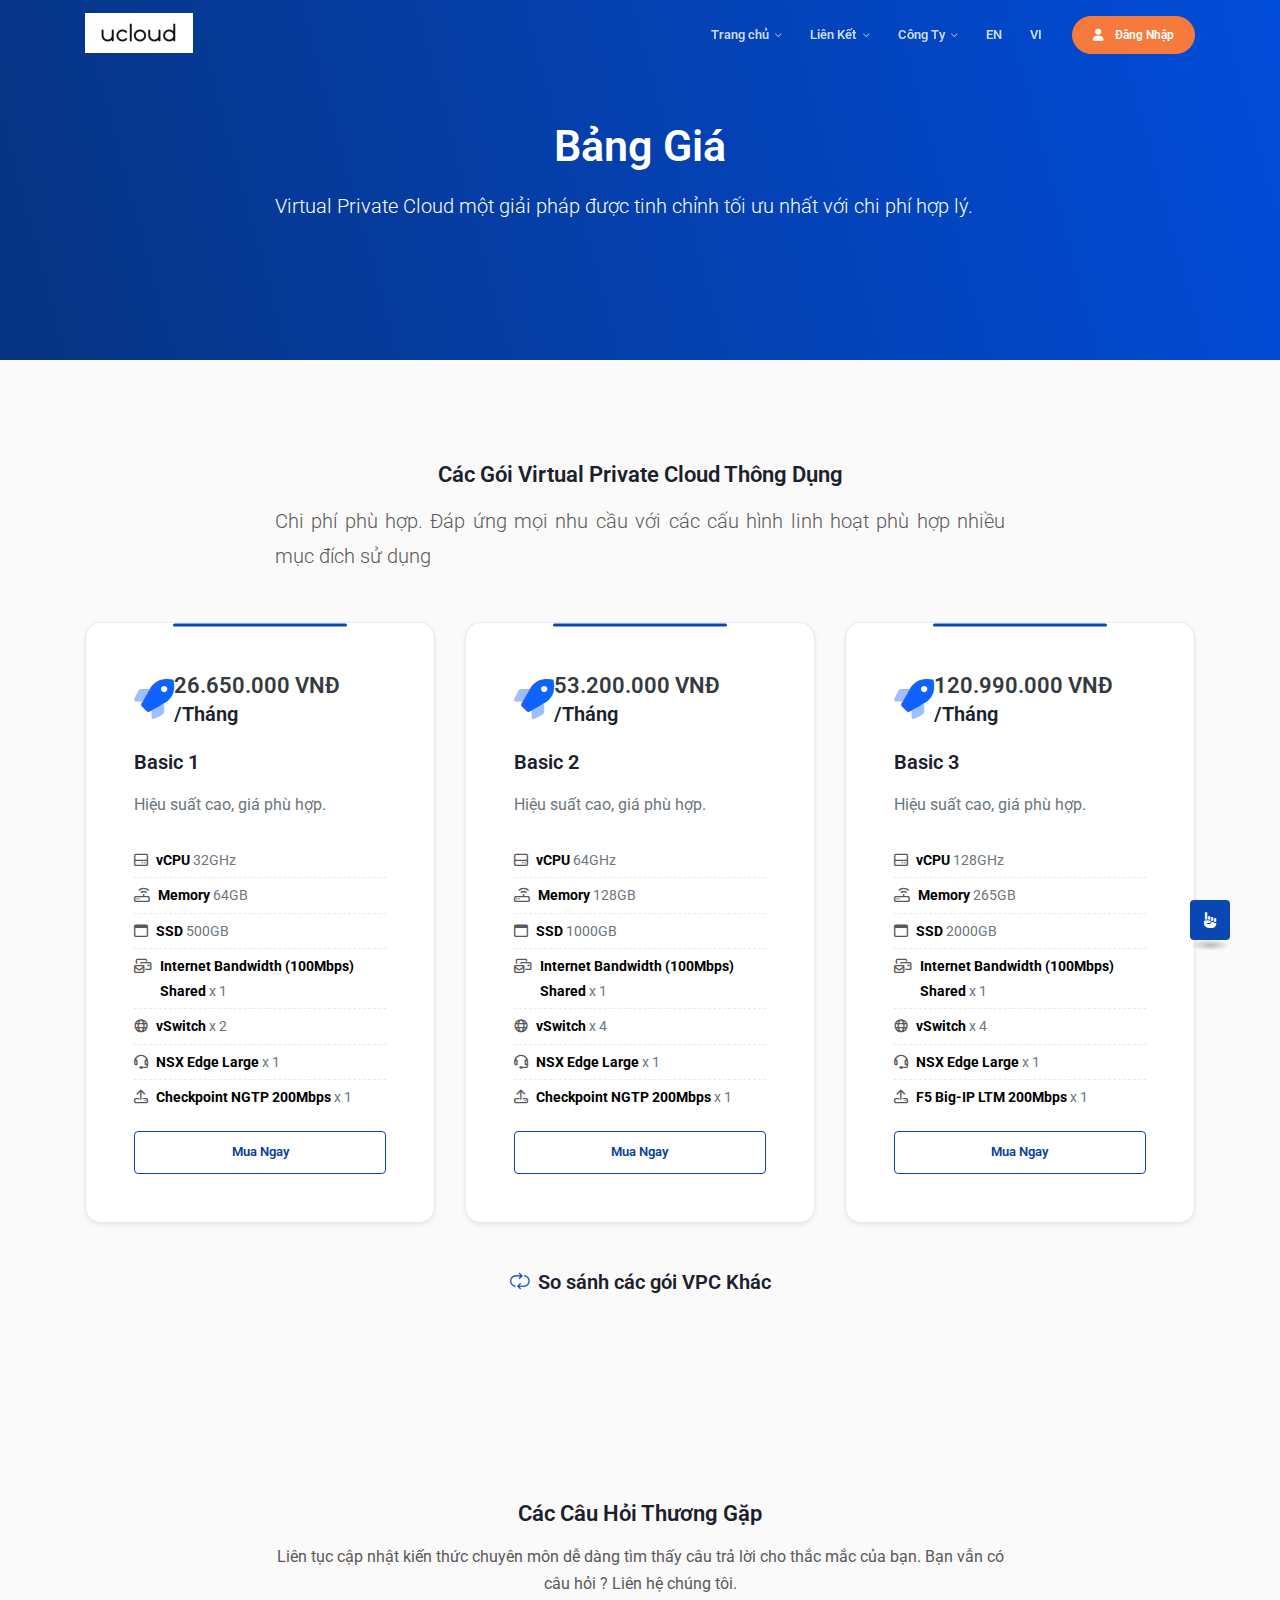
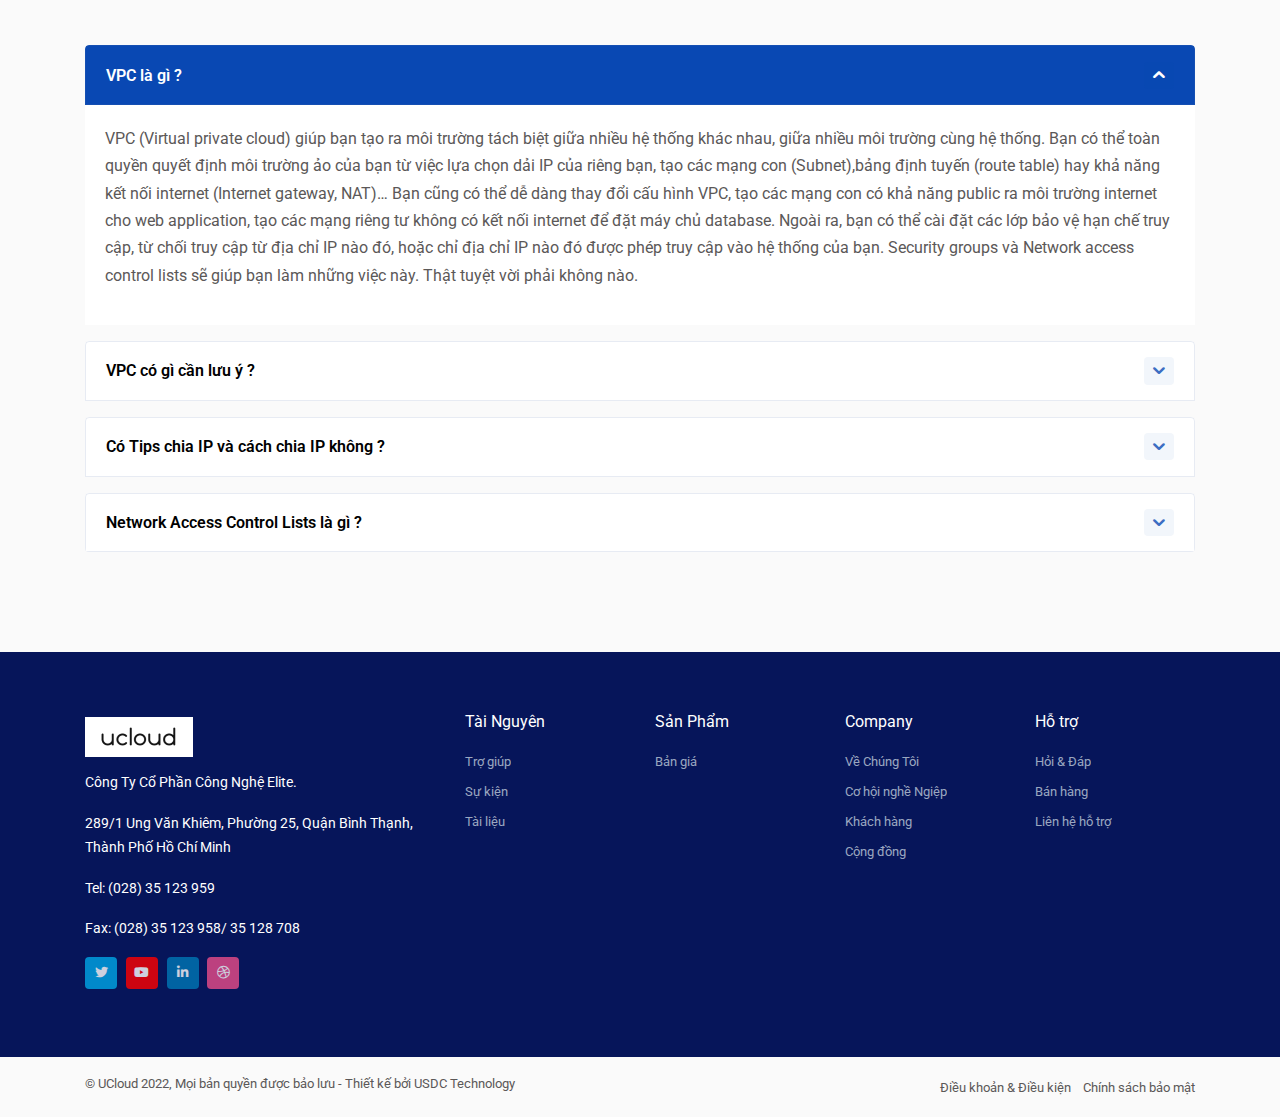
<file: vie/pricing-default.html>
<!DOCTYPE html>
<html lang="en">

<head>
    <meta charset="utf-8">
    <meta name="viewport" content="width=device-width, initial-scale=1, shrink-to-fit=no">
    <meta http-equiv="X-UA-Compatible" content="ie=edge">

    <!--favicon icon-->
    <link rel="icon" href="assets/img/favicon.png" type="image/png" sizes="16x16">

    <!--title-->
    <title>UCloud - Your Cloud - Your Bussiness</title>

    <!--build:css-->
    <link rel="stylesheet" href="assets/css/main.css">
    <!-- endbuild -->
</head>

<body>

    <!--preloader start-->
    <div id="preloader">
        <div class="preloader-wrap">
            <img src="assets/img/logo-color.png" alt="logo" class="img-fluid" />
            <div class="preloader">
                <i>.</i>
                <i>.</i>
                <i>.</i>
            </div>
        </div>
    </div>
    <!--preloader end-->
    <!--header section start-->
    <header id="header" class="header-main">
        <!--main header menu start-->
        <div id="logoAndNav" class="main-header-menu-wrap bg-transparent fixed-top">
            <div class="container">
                <nav class="js-mega-menu navbar navbar-expand-md header-nav">

                    <!--logo start-->
                    <a class="navbar-brand pt-0" href="index.html"><img src="assets/img/logo-white.png" alt="logo" class="img-fluid" /></a>
                    <!--logo end-->

                    <!--responsive toggle button start-->
                    <button type="button" class="navbar-toggler btn" aria-expanded="false" aria-controls="navBar" data-toggle="collapse" data-target="#navBar">
                        <span id="hamburgerTrigger">
                          <span class="ti-menu"></span>
                        </span>
                    </button>
                    <!--responsive toggle button end-->
                  
                    <!--main menu start-->
                    <div id="navBar" class="collapse navbar-collapse">
                        <ul class="navbar-nav ml-auto main-navbar-nav">
                            <!--home start-->
                            <li class="nav-item hs-has-mega-menu custom-nav-item" data-position="center">
                                <a id="homeMegaMenu" class="nav-link custom-nav-link main-link-toggle" href="javascript:void(0);" aria-haspopup="true" aria-expanded="false">Trang chủ</a>

                                <!--home mega menu start-->
                                <div class="hs-mega-menu main-sub-menu w-100" aria-labelledby="homeMegaMenu">
                                    <div class="row no-gutters">
                                        <div class="col-lg-5 col-sm-6 col-12 gray-light-bg custom-radius-left">
                                            <div class="menu-item-wrap p-4">
                                                
                                                <ul class="list-unstyled content-feature-list mb-2">
                                                    
                                                </ul>
                                            </div>
                                        </div>

                                        <div class="col-lg-7 col-sm-6 col-12 custom-radius-right">
                                            <div class="row no-gutters p-4">
                                                <div class="col-sm-12">
                                                    <span class="sub-menu-title">Dịch Vụ</span>
                                                    <ul class="home-demo-list">
                                                        <li><a href="index.html"><i class="fad fa-home-lg mr-2 text-danger"></i>Virtual Private Cloud</a></li>
                                                        
                                                    </ul>
                                                </div>
                                            </div>
                                        </div>
                                    </div>
                                    <!-- Mega Menu Banner -->
                                    <div class="u-header__product-banner">
                                        <div class="u-header__product-banner-content text-center text-white">
                                           
                                            <a class="btn btn-brand-03" href="https://customer.ucloud.vn/login">Bắt Đầu Ngay<span class="ti-arrow-right pl-2"></span></a>
                                        </div>
                                    </div>
                                    <!-- End Mega Menu Banner -->
                                </div>
                                <!--home mega menu end-->
                            </li>
                            <!--home end-->

                            <!--pages start-->
                            <li class="nav-item hs-has-sub-menu custom-nav-item">
                                <a id="pagesMegaMenu" class="nav-link custom-nav-link main-link-toggle" href="javascript:void(0);" aria-haspopup="true" aria-expanded="false" aria-labelledby="pagesSubMenu">Liên Kết</a>

                                <!-- Pages - Submenu -->
                                <ul id="pagesSubMenu" class="hs-sub-menu main-sub-menu" aria-labelledby="pagesMegaMenu" style="min-width: 230px;">
                                    
                            
                                    <li class="hs-has-sub-menu">
                                        <a id="navLinkPagesPricing" class="nav-link sub-menu-nav-link sub-link-toggle" href="javascript:void(0);" aria-haspopup="true" aria-expanded="false" aria-controls="navSubmenuPagesPricing">Bảng Giá</a>

                                        <ul id="navSubmenuPagesPricing" class="hs-sub-menu main-sub-menu" aria-labelledby="navLinkPagesPricing" style="min-width: 230px;">
                                            <li><a class="nav-link sub-menu-nav-link" href="pricing-default.html">Virtual Private Cloud</a></li>
                                           
                                            
                                        </ul>
                                    <li class="nav-item submenu-item">
                                        <a class="nav-link sub-menu-nav-link" href="blog-grid.html">Blog</a>
                                    </li>
                                    
                                    <li class="hs-has-sub-menu">
                                        <a id="navLinkPagesLogin" class="nav-link sub-menu-nav-link sub-link-toggle" href="javascript:void(0);" aria-haspopup="true" aria-expanded="false" aria-controls="navSubmenuPagesLogin">Đăng Nhập &amp; Đăng Ký</a>

                                        <ul id="navSubmenuPagesLogin" class="hs-sub-menu main-sub-menu" aria-labelledby="navLinkPagesLogin" style="min-width: 230px;">
                                           <li><a class="nav-link sub-menu-nav-link" href="https://customer.ucloud.vn/login">Đăng Nhập</a>
                                            </li>
                                            <li><a class="nav-link sub-menu-nav-link" href="https://customer.ucloud.vn/register.php">Đăng Ký</a>
                                            </li>
                                           
                                        </ul>
                                    </li>
                                </ul>
                                <!-- End Pages - Submenu -->
                            </li>
                            <!--pages end-->


                    

                        

                           
                            <!--about start-->
                            <li class="nav-item hs-has-mega-menu custom-nav-item position-relative" data-position="center">
                                <a id="aboutMegaMenu" class="nav-link custom-nav-link main-link-toggle" href="JavaScript:Void(0);" aria-haspopup="true" aria-expanded="false">Công Ty</a>

                                <!--about submenu start-->
                                <div class="hs-mega-menu main-sub-menu" style="width: 320px" aria-labelledby="aboutMegaMenu">
                                    <!--menu title with subtitle and icon item start-->
                                    <div class="title-with-icon-item">
                                        <a class="title-with-icon-link" href="contact-us.html">
                                            <div class="media align-items-center">
                                                <img class="menu-titile-icon" src="assets/img/chat-mobile.svg" alt="SVG">
                                                <div class="media-body">
                                                    <span class="u-header__promo-title">Liên Hệ</span>
                                                    <small class="u-header__promo-text">Mọi vấn đề xin liên hệ chúng tôi
                                                    </small>
                                                </div>
                                            </div>
                                        </a>
                                    </div>
                                    <!--menu title with subtitle and icon item end-->

                                    <!--menu title with subtitle and icon item start-->
                                    <div class="title-with-icon-item">
                                        <a class="title-with-icon-link" href="about-us.html">
                                            <div class="media align-items-center">
                                                <img class="menu-titile-icon" src="assets/img/community.svg" alt="SVG">
                                                <div class="media-body">
                                                    <span class="u-header__promo-title">Về Chúng Tôi</span>
                                                    <small class="u-header__promo-text">Hàng đầu trong lĩnh vực VPC
                                                    </small>
                                                </div>
                                            </div>
                                        </a>
                                    </div>
                                    <!--menu title with subtitle and icon item end-->

                                    <!--menu title with subtitle and icon item start-->
                                    <div class="title-with-icon-item">
                                        <a class="title-with-icon-link" href="partners.html">
                                            <div class="media align-items-center">
                                                <img class="menu-titile-icon" src="assets/img/partner.svg" alt="SVG">
                                                <div class="media-body">
                                                    <span class="u-header__promo-title">Đối Tác</span>
                                                    <small class="u-header__promo-text">Hợp tác với nhiều đối tác quốc tế
                                                    </small>
                                                </div>
                                            </div>
                                        </a>
                                    </div>
                                    <!--menu title with subtitle and icon item end-->

                                   
                                </div>
                                <!--about submenu end-->
                            </li>
                            <!--about end-->
                              <!--language change start-->
                            <div class="nav-item hs-has-sub-menu custom-nav-item">
                                <div class="font-weight-normal">
                                    <a class="nav-link custom-nav-link" href="#" language="english">EN</a>
                                </div>
                            </div>
                            <div class="nav-item hs-has-sub-menu custom-nav-item">
                                <div class="font-weight-normal">
                                    <a class="nav-link custom-nav-link" href="#" language="vietnam">VI</a>
                                </div>
                            </div>

                            <!--language change end-->
                            <!--button start-->
                            <li class="nav-item header-nav-last-item d-flex align-items-center">
                                <a class="btn btn-brand-03 animated-btn" href="https://customer.ucloud.vn/login" target="">
                                    <span class="fa fa-user pr-2"></span> Đăng Nhập
                                </a>
                            </li>
                            <!--button end-->
                        </ul>
                    </div>
                    <!--main menu end-->
                </nav>
            </div>
        </div>
        <!--main header menu end-->
    </header>
    <!--header section end-->

    <div class="main">

        <!--page header section start-->
        <section class="ptb-120 gradient-bg">
            <div class="container">
                <div class="row justify-content-center">
                    <div class="col-md-7 col-lg-8">
                        <div class="hero-content-wrap text-white text-center position-relative">
                            <h1 class="text-white">Bảng Giá</h1>
                            <p class="lead">Virtual Private Cloud một giải pháp được tinh chỉnh tối ưu nhất với chi phí hợp lý.</p>
                        </div>
                    </div>
                </div>
            </div>
        </section>
        <!--page header section end-->


          <!--pricing section start-->
        <section id="pricing" class="pricing-section ptb-100 gray-light-bg">
            <div class="container">
                <div class="row justify-content-center">
                    <div class="col-md-9 col-lg-8">
                        <div class="section-heading text-center mb-4">
                            <h2>Các Gói Virtual Private Cloud Thông Dụng</h2>
                            <p class="lead">
                                Chi phí phù hợp. Đáp ứng mọi nhu cầu với các cấu hình linh hoạt
                               phù hợp nhiều mục đích sử dụng
                            
                            </p>
                        </div>
                    </div>
                </div>
                <div class="row align-items-center justify-content-md-center justify-content-center">
                    <div class="col-lg-4 col-md-6 col-sm-8">
                        <div class="popular-price bg-white pricing-new-wrapper mt-4 p-5 shadow-sm border">
                            <div class="pricing-price d-flex justify-content-between align-items-center pb-4">
                                <span class="p-icon"><i class="fad fa-rocket color-secondary"></i></span>
                                <div class="h2 mb-0 text-dark">26.650.000 VNĐ <span class="price-cycle h5">/Tháng</span></div>
                            </div>
                            <div class="pricing-info">
                                <h5>Basic 1</h5>
                                <p class="text-muted">Hiệu suất cao, giá phù hợp.</p>
                            </div>
                            <div class="pricing-content">
                                <ul class="list-unstyled pricing-feature-list-2 mt-4">
                                    <li><i class="far fa-hdd mr-2"></i>
                                        <p><strong>vCPU </strong> 32GHz</p>
                                       
                                    </li>
                                    <li><i class="far fa-router mr-2"></i>
                                        <p><strong>Memory</strong> 64GB</p>
                                    </li>
                                    <li><i class="far fa-browser mr-2"></i>
                                        <p><strong>SSD</strong> 500GB</p>
                                    </li>
                                    <li><i class="far fa-mail-bulk mr-2"></i>
                                        <p><strong> Internet Bandwidth (100Mbps) Shared</strong> x 1</p>
                                       

                                    <li><i class="far fa-globe mr-2"></i>
                                        <p><strong>vSwitch</strong> x 2</p>
                                        
                                    </li>

                                    <li><i class="far fa-headset mr-2"></i>
                                        <p><strong>NSX Edge Large</strong> x 1</p>
                                    </li>

                                    <li><i class="far fa-upload mr-2"></i>
                                        <p><strong>Checkpoint NGTP 200Mbps</strong> x 1</p>
                                    </li>
                                </ul>
                             
                                <a href="https://customer.ucloud.vn/index.php?rp=/store/vdc-basic-packs/" class="btn btn-outline-brand-01 btn-block" target="_blank">Mua Ngay</a>
                            </div>
                        </div>
                    </div>
                  <div class="col-lg-4 col-md-6 col-sm-8">
                        <div class="popular-price bg-white pricing-new-wrapper mt-4 p-5 shadow-sm border">
                            <div class="pricing-price d-flex justify-content-between align-items-center pb-4">
                                <span class="p-icon"><i class="fad fa-rocket color-secondary"></i></span>
                                <div class="h2 mb-0 text-dark">53.200.000 VNĐ <span class="price-cycle h5">/Tháng</span></div>
                            </div>
                            <div class="pricing-info">
                                <h5>Basic 2</h5>
                                <p class="text-muted">Hiệu suất cao, giá phù hợp.</p>
                            </div>
                            <div class="pricing-content">
                                <ul class="list-unstyled pricing-feature-list-2 mt-4">
                                    <li><i class="far fa-hdd mr-2"></i>
                                        <p><strong>vCPU </strong> 64GHz</p>
                                        
                                    </li>
                                    <li><i class="far fa-router mr-2"></i>
                                        <p><strong>Memory</strong> 128GB</p>
                                    </li>
                                    <li><i class="far fa-browser mr-2"></i>
                                        <p><strong>SSD</strong> 1000GB</p>
                                    </li>
                                    <li><i class="far fa-mail-bulk mr-2"></i>
                                        <p><strong> Internet Bandwidth (100Mbps) Shared</strong> x 1</p>
                                        
                                    </li>

                                    <li><i class="far fa-globe mr-2"></i>
                                        <p><strong>vSwitch</strong> x 4</p>
                                      
                                    </li>

                                    <li><i class="far fa-headset mr-2"></i>
                                        <p><strong>NSX Edge Large</strong> x 1</p>
                                    </li>

                                    <li><i class="far fa-upload mr-2"></i>
                                        <p><strong>Checkpoint NGTP 200Mbps</strong> x 1</p>
                                    </li>
                                </ul>
                               
                                <a href="https://customer.ucloud.vn/index.php?rp=/store/vdc-basic-packs/" class="btn btn-outline-brand-01 btn-block" target="_blank">Mua Ngay</a>
                            </div>
                        </div>
                    </div>
                     <div class="col-lg-4 col-md-6 col-sm-8">
                        <div class="popular-price bg-white pricing-new-wrapper mt-4 p-5 shadow-sm border">
                            <div class="pricing-price d-flex justify-content-between align-items-center pb-4">
                                <span class="p-icon"><i class="fad fa-rocket color-secondary"></i></span>
                                <div class="h2 mb-0 text-dark">120.990.000 VNĐ <span class="price-cycle h5">/Tháng</span></div>
                            </div>
                            <div class="pricing-info">
                                <h5>Basic 3</h5>
                                <p class="text-muted">Hiệu suất cao, giá phù hợp.</p>
                            </div>
                            <div class="pricing-content">
                                <ul class="list-unstyled pricing-feature-list-2 mt-4">
                                    <li><i class="far fa-hdd mr-2"></i>
                                        <p><strong>vCPU </strong> 128GHz</p>
                                       
                                    </li>
                                    <li><i class="far fa-router mr-2"></i>
                                        <p><strong>Memory</strong> 265GB</p>
                                    </li>
                                    <li><i class="far fa-browser mr-2"></i>
                                        <p><strong>SSD</strong> 2000GB</p>
                                    </li>
                                    <li><i class="far fa-mail-bulk mr-2"></i>
                                        <p><strong> Internet Bandwidth (100Mbps) Shared</strong> x 1</p>
                                        
                                    </li>

                                    <li><i class="far fa-globe mr-2"></i>
                                        <p><strong>vSwitch</strong> x 4</p>
                                       
                                    </li>

                                    <li><i class="far fa-headset mr-2"></i>
                                        <p><strong>NSX Edge Large</strong> x 1</p>
                                    </li>

                                    <li><i class="far fa-upload mr-2"></i>
                                        <p><strong>F5 Big-IP LTM 200Mbps</strong> x 1</p>
                                    </li>
                                </ul>
                               
                                <a href="https://customer.ucloud.vn/index.php?rp=/store/vdc-basic-packs/" class="btn btn-outline-brand-01 btn-block"target="_blank">Mua Ngay</a>
                            </div>
                        </div>
                    </div>
                    <div class="col-12">
                        <div class="support-cta text-center mt-5">
                            <a href="https://customer.ucloud.vn/index.php?rp=/store/vdc-basic-packs" target="_blank">
                                <h5 class="mb-1"><span class="ti-loop color-primary mr-2"></span>So sánh các gói VPC Khác
                                </h5>
                            </a>
                        </div>
                    </div>
                </div>
            </div>
        </section>
        <!--pricing section end-->

        <!--faq new style start-->
        <section id="faq" class="ptb-100 gray-light-bg">
            <div class="container">
                <div class="row justify-content-center">
                    <div class="col-md-9 col-lg-8">
                        <div class="section-heading text-center mb-5">
                            <h2>Các Câu Hỏi Thương Gặp</h2>
                            <p>Liên tục cập nhật kiến thức chuyên môn dễ dàng tìm thấy câu trả lời cho thắc mắc của bạn. Bạn vẫn có câu hỏi ? Liên hệ chúng tôi.</p>
                        </div>
                    </div>
                </div>
                <div class="row align-items-center">
                    <div class="col-md-12 col-lg-12">
                        <div id="accordion" class="accordion faq-wrap">
                            <div class="card mb-3">
                                <a class="card-header " data-toggle="collapse" href="#collapse0" aria-expanded="false">
                                    <h6 class="mb-0 d-inline-block">VPC là gì ?</h6>
                                </a>
                                <div id="collapse0" class="collapse show" data-parent="#accordion" style="">
                                    <div class="card-body white-bg">
                                        <p>VPC (Virtual private cloud) giúp bạn tạo ra môi trường tách biệt giữa nhiều hệ thống khác nhau, giữa nhiều môi trường cùng hệ thống. Bạn có thể toàn quyền quyết định môi trường ảo của bạn từ việc lựa chọn dải IP của riêng bạn, tạo các mạng con (Subnet),bảng định tuyến (route table) hay khả năng kết nối internet (Internet gateway, NAT)… Bạn cũng có thể dễ dàng thay đổi cấu hình VPC, tạo các mạng con có khả năng public ra môi trường internet cho web application, tạo các mạng riêng tư không có kết nối internet để đặt máy chủ database. Ngoài ra, bạn có thể cài đặt các lớp bảo vệ hạn chế truy cập, từ chối truy cập từ địa chỉ IP nào đó, hoặc chỉ địa chỉ IP nào đó được phép truy cập vào hệ thống của bạn. Security groups và Network access control lists sẽ giúp bạn làm những việc này. Thật tuyệt vời phải không nào. </p>
                                    </div>
                                </div>
                            </div>
                            <div class="card my-3">
                                <a class="card-header collapsed" data-toggle="collapse" href="#collapse1" aria-expanded="false">
                                    <h6 class="mb-0 d-inline-block">VPC có gì cần lưu ý ?</h6>
                                </a>
                                <div id="collapse1" class="collapse " data-parent="#accordion" style="">
                                    <div class="card-body white-bg">
                                        <p>Bản thân VPC chỉ có 1 thông tin quan trọng nhất là thông tin thiết lập dải mạng IP mà bạn chọn. Dải mạng này quyết định các IP của các dải mạng con sau này bạn sử dụng. </p>
                                    </div>
                                </div>
                            </div>
                            <div class="card my-3">
                                <a class="card-header collapsed" data-toggle="collapse" href="#collapse2" aria-expanded="false">
                                    <h6 class="mb-0 d-inline-block"> Có Tips chia IP và cách chia IP không ?</h6>
                                </a>
                                <div id="collapse2" class="collapse " data-parent="#accordion" style="">
                                    <div class="card-body white-bg">
                                        <p>về cách chia subnet các bạn tự tìm hiểu thêm trên google có khá đầy đủ. Với những bạn muốn làm nhanh, thì mình chỉ cách chia dễ hiểu nhất. Như mình dùng VPC thì sẽ để là 10.1.0.0/16 (chú ý là /16 nhé). Các IP của mình sẽ được bắt đầu từ với 10.1.xxx.xxx. Khi chia Subnet, mình sẽ để /24. Mình chia Các subnet thành 10.1.1.0/24, tức là mình được sử dụng ~250 IP trong subnet này bằng cách fix cố định 10.1.1.xxx. Các subnet sau tương tự sẽ là 10.1.2.0/24, 10.1.3.0/24. Bằng cách này khi bạn chia subnet sẽ không bị trùng dải subnet. Và nó cũng khá dễ nhớ. Còn về bản chất bạn tìm hiểu cách chia là sẽ hiểu tại sao mình chia như thế nhé. </p>
                                    </div>
                                </div>
                            </div>
                            <div class="card mt-3">
                                <a class="card-header collapsed" data-toggle="collapse" href="#collapse3" aria-expanded="false">
                                    <h6 class="mb-0 d-inline-block">Network Access Control Lists là gì ?</h6>
                                </a>
                                <div id="collapse3" class="collapse " data-parent="#accordion" style="">
                                    <div class="card-body white-bg">
                                        <p>Network Access Control Lists (NACL) là một lớp bảo mật cho VPC, thực hiện như một firewall điều khiển lưu lượng vào và ra của một hay nhiều subnet. </p>
                                    </div>
                                </div>
                            </div>
                        </div>
                    </div>
                </div>
            </div>
        </section>
        <!--faq new style end-->


    </div>

      <!--footer section start-->
    <footer class="footer-1 ptb-60 dark-bg ">
        <div class="container">
            <div class="row">
                <div class="col-md-12 col-lg-4 mb-4 mb-md-4 mb-sm-4 mb-lg-0">
                    <a href="#" class="navbar-brand mb-2">
                        <img src="assets/img/logo-white.png" alt="logo" class="img-fluid">
                    </a>
                    <br>
                    <p>Công Ty Cổ Phần Công Nghệ Elite.</p>
                    <p>289/1 Ung Văn Khiêm, Phường 25, Quận Bình Thạnh, Thành Phố Hồ Chí Minh</p>
                    <p>Tel: (028) 35 123 959  
                    <p>Fax: (028) 35 123 958/ 35 128 708</p>
                    <ul class="list-inline social-list-default background-color social-hover-2 mt-2">
                        <li class="list-inline-item"><a class="twitter" href="#"><i class="fab fa-twitter"></i></a></li>
                        <li class="list-inline-item"><a class="youtube" href="#"><i class="fab fa-youtube"></i></a></li>
                        <li class="list-inline-item"><a class="linkedin" href="#"><i class="fab fa-linkedin-in"></i></a></li>
                        <li class="list-inline-item"><a class="dribbble" href="#"><i class="fab fa-dribbble"></i></a></li>
                    </ul>
                </div>
                <div class="col-md-12 col-lg-8">
                    <div class="row mt-0">
                        <div class="col-sm-6 col-md-3 col-lg-3 mb-4 mb-sm-4 mb-md-0 mb-lg-0">
                            <h6 class="font-weight-normal">Tài Nguyên</h6>
                            <ul>
                                <li>
                                    <a href="#">Trợ giúp</a>
                                </li>
                                <li>
                                    <a href="#">Sự kiện</a>
                                </li>
                               
                                <li>
                                    <a href="#">Tài liệu</a>
                                </li>
                            </ul>
                        </div>
                        <div class="col-sm-6 col-md-3 col-lg-3 mb-4 mb-sm-4 mb-md-0 mb-lg-0">
                            <h6 class="font-weight-normal">Sản Phẩm</h6>
                            <ul>
                                <li>
                                    <a href="#">Bản giá</a>
                                </li>
                               
                               
                         
                                
                            </ul>
                        </div>
                        <div class="col-sm-6 col-md-3 col-lg-3 mb-4 mb-sm-4 mb-md-0 mb-lg-0">
                            <h6 class="font-weight-normal">Company</h6>
                            <ul>
                                <li>
                                    <a href="#">Về Chúng Tôi</a>
                                </li>
                                <li>
                                    <a href="#">Cơ hội nghề Ngiệp</a>
                                </li>
                                <li>
                                    <a href="#">Khách hàng</a>
                                </li>
                                <li>
                                    <a href="#">Cộng đồng</a>
                                </li>
                            </ul>
                        </div>
                        <div class="col-sm-6 col-md-3 col-lg-3">
                            <h6 class="font-weight-normal">Hỗ trợ</h6>
                            <ul>
                                <li>
                                    <a href="#">Hỏi & Đáp</a>
                                </li>
                                <li>
                                    <a href="#">Bán hàng</a>
                                </li>
                                <li>
                                    <a href="#">Liên hệ hỗ trợ</a>
                                </li>
                                
                            </ul>
                        </div>
                    </div>
                </div>
            </div>
        </div>
        <!--end of container-->
    </footer>

    <!--footer bottom copyright start-->
    <div class="footer-bottom py-3 gray-light-bg">
        <div class="container">
            <div class="row">
                <div class="col-md-6 col-lg-7">
                    <div class="copyright-wrap small-text">
                        <p class="mb-0">&copy; UCloud 2022, Mọi bản quyền được bảo lưu - Thiết kế bởi USDC Technology</p>
                    </div>
                </div>
                <div class="col-md-6 col-lg-5">
                    <div class="terms-policy-wrap text-lg-right text-md-right text-left">
                        <ul class="list-inline">
                            <li class="list-inline-item"><a class="small-text" href="terms-condition.html">Điều khoản & Điều kiện</a></li>
                            <li class="list-inline-item"><a class="small-text" href="privacy-policy.html">Chính sách bảo mật</a></li>
                        </ul>
                    </div>
                </div>
            </div>
        </div>
    </div>
    <!--footer bottom copyright end-->
    <!--footer section end-->
    <!--scroll bottom to top button start-->
    <div class="scroll-top scroll-to-target primary-bg text-white" data-target="html">
        <span class="fas fa-hand-point-up"></span>
    </div>
    <!--scroll bottom to top button end-->
    <!--build:js-->
    <script src="assets/js/vendors/jquery-3.5.1.min.js"></script>
    <script src="assets/js/vendors/popper.min.js"></script>
    <script src="assets/js/vendors/bootstrap.min.js"></script>
    <script src="assets/js/vendors/bootstrap-slider.min.js"></script>
    <script src="assets/js/vendors/jquery.easing.min.js"></script>
    <script src="assets/js/vendors/owl.carousel.min.js"></script>
    <script src="assets/js/vendors/countdown.min.js"></script>
    <script src="assets/js/vendors/jquery.waypoints.min.js"></script>
    <script src="assets/js/vendors/jquery.rcounterup.js"></script>
    <script src="assets/js/vendors/magnific-popup.min.js"></script>
    <script src="assets/js/vendors/validator.min.js"></script>
    <script src="assets/js/vendors/hs.megamenu.js"></script>
    <script src="assets/js/app.js"></script>
    <!--endbuild-->
</body>

</html>
</file>
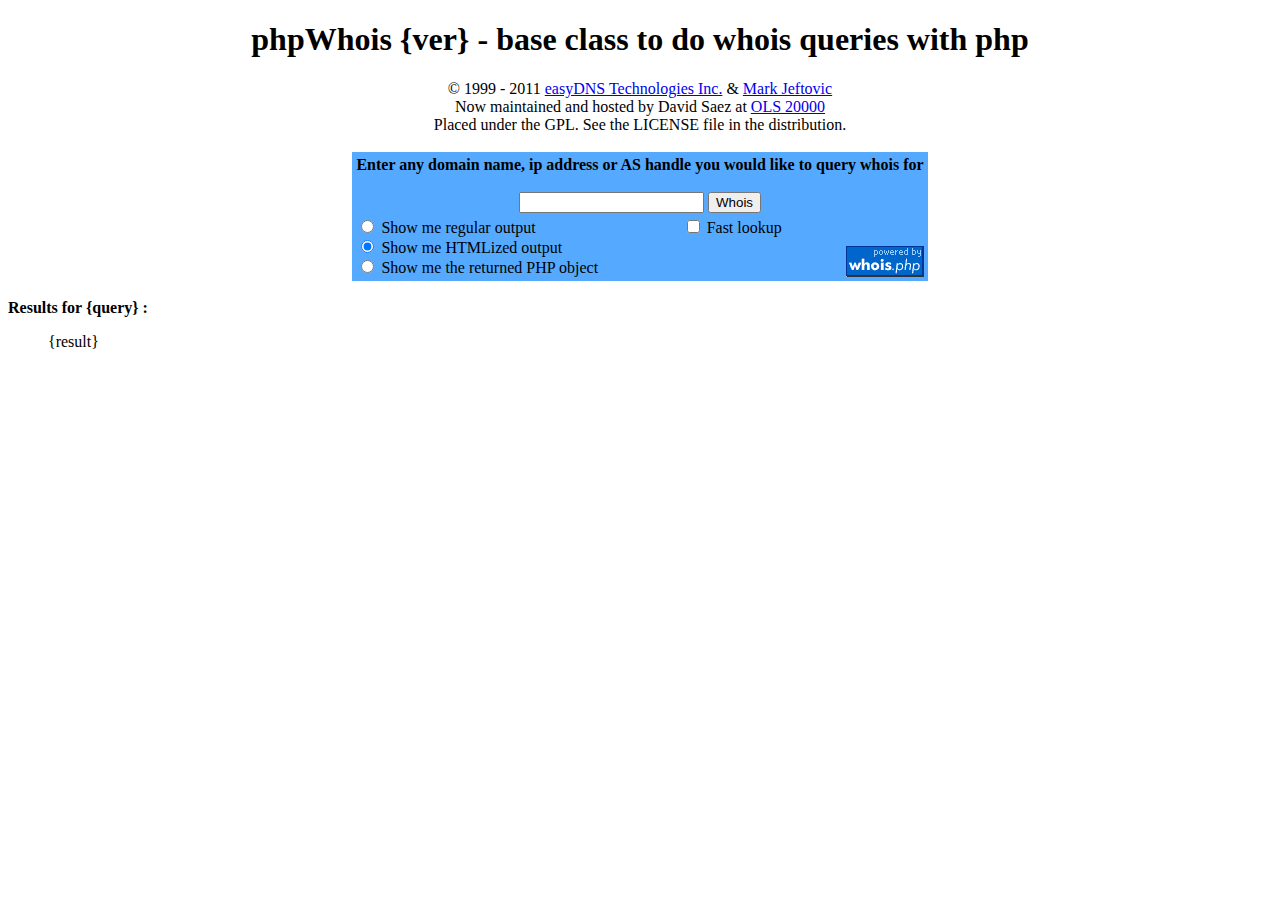
<file: libs/whois/example.html>
<!DOCTYPE HTML PUBLIC "-//W3C//DTD HTML 4.01 Transitional//EN"
            "http://www.w3.org/TR/html4/loose.dtd">
<html lang="en">
<head>
<title>whois.php -base classes to do whois queries with php</title>
<style type="text/css">
</style>
</head>

<body>
<center>

<h1>phpWhois {ver} - base class to do whois queries with php</h1>

<p>
&copy; 1999 - 2011 <a href="http://www.easydns.com/">easyDNS
Technologies Inc.</a> &amp; <a href="http://mark.jeftovic.net/">Mark Jeftovic</a><br/>
Now maintained and hosted by David Saez at <a href="http://www.ols.es">OLS 20000</a><br/>
Placed under the GPL. See the LICENSE file in the distribution.
</p>

<table>
<tr><td bgcolor="#55aaff">
<form method="get" action="{self}">

<table>
<tr><td colspan="3" align="center">
<b>Enter any domain name, ip address or AS handle you would like to query whois for</b>
<br/><br/>
<input name="query" /> <input type="submit" value="Whois" /><br/>
</td></tr>

<tr>
<td>
<input type="radio" name="output" value="normal" /> Show me regular output<br/>
<input type="radio" name="output" value="nice" checked="checked" /> Show me HTMLized output<br/>
<input type="radio" name="output" value="object" /> Show me the returned PHP object
</td>

<td align="left" valign="top">
<input type="checkbox" name="fast" value="1" /> Fast lookup
</td>

<td align="right" valign="bottom">
<a href="http://www.phpwhois.org" title="phpWhois web page">
<img border="0" src="whois.icon.png" alt="phpWhois web page" /></a>
</td>
</tr>

</table>
</form>
</td></tr>
</table>
</center>

<!--results-->
<p><b>Results for {query} :</b></p>
<blockquote>
{result}
</blockquote>
<!--/results-->

</body>
</html>
</file>
